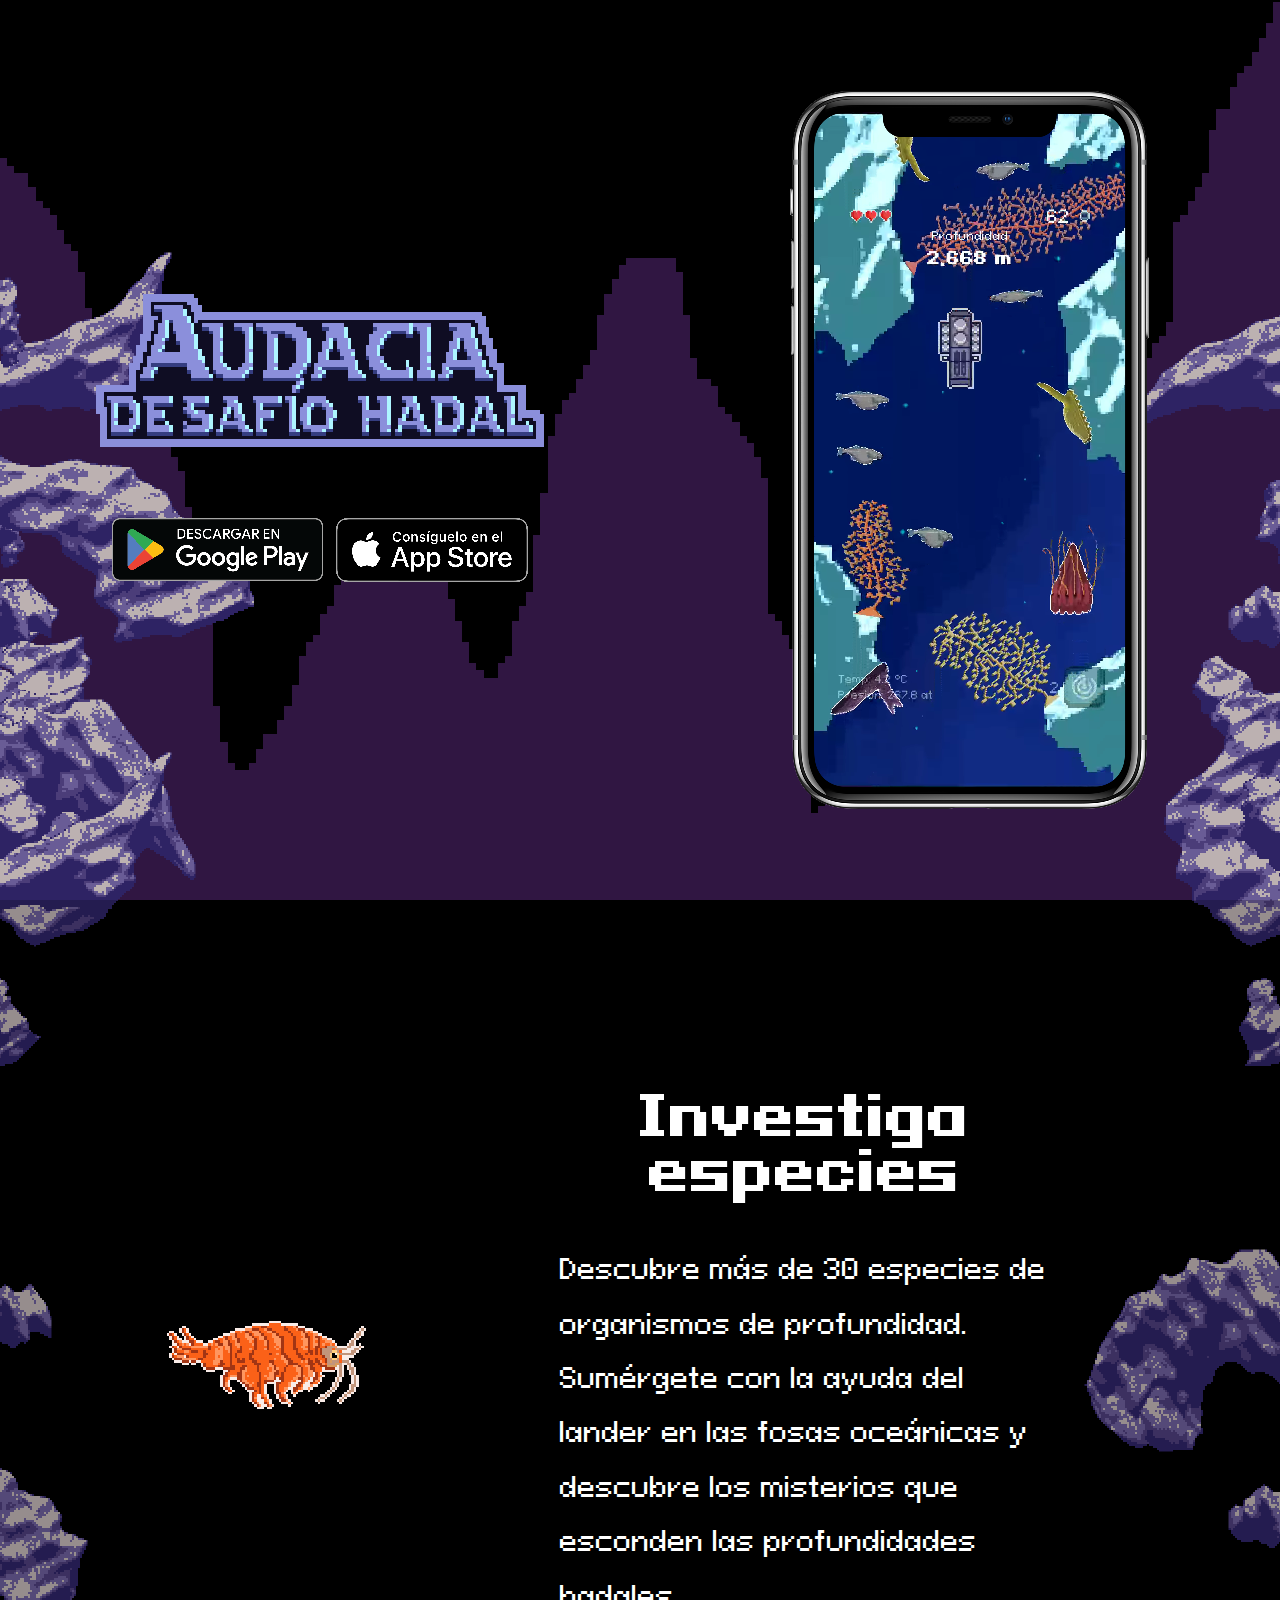
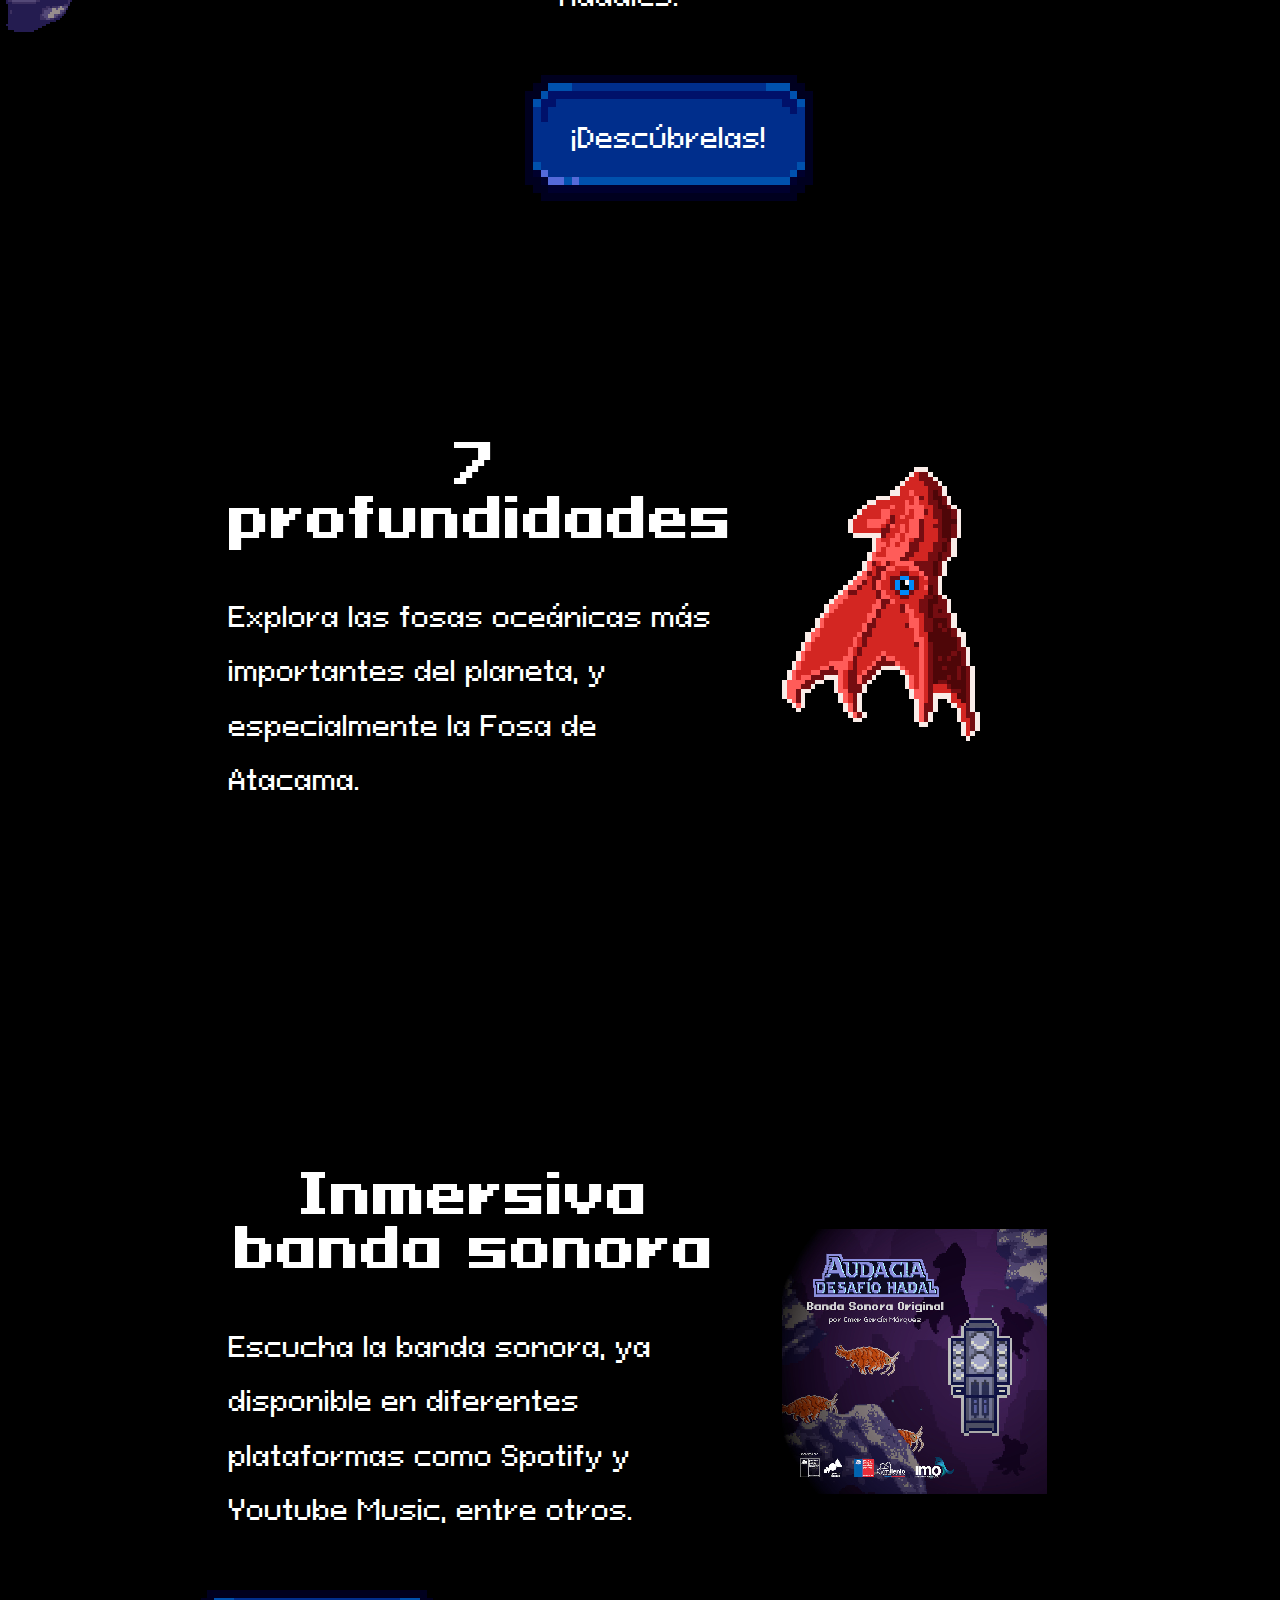
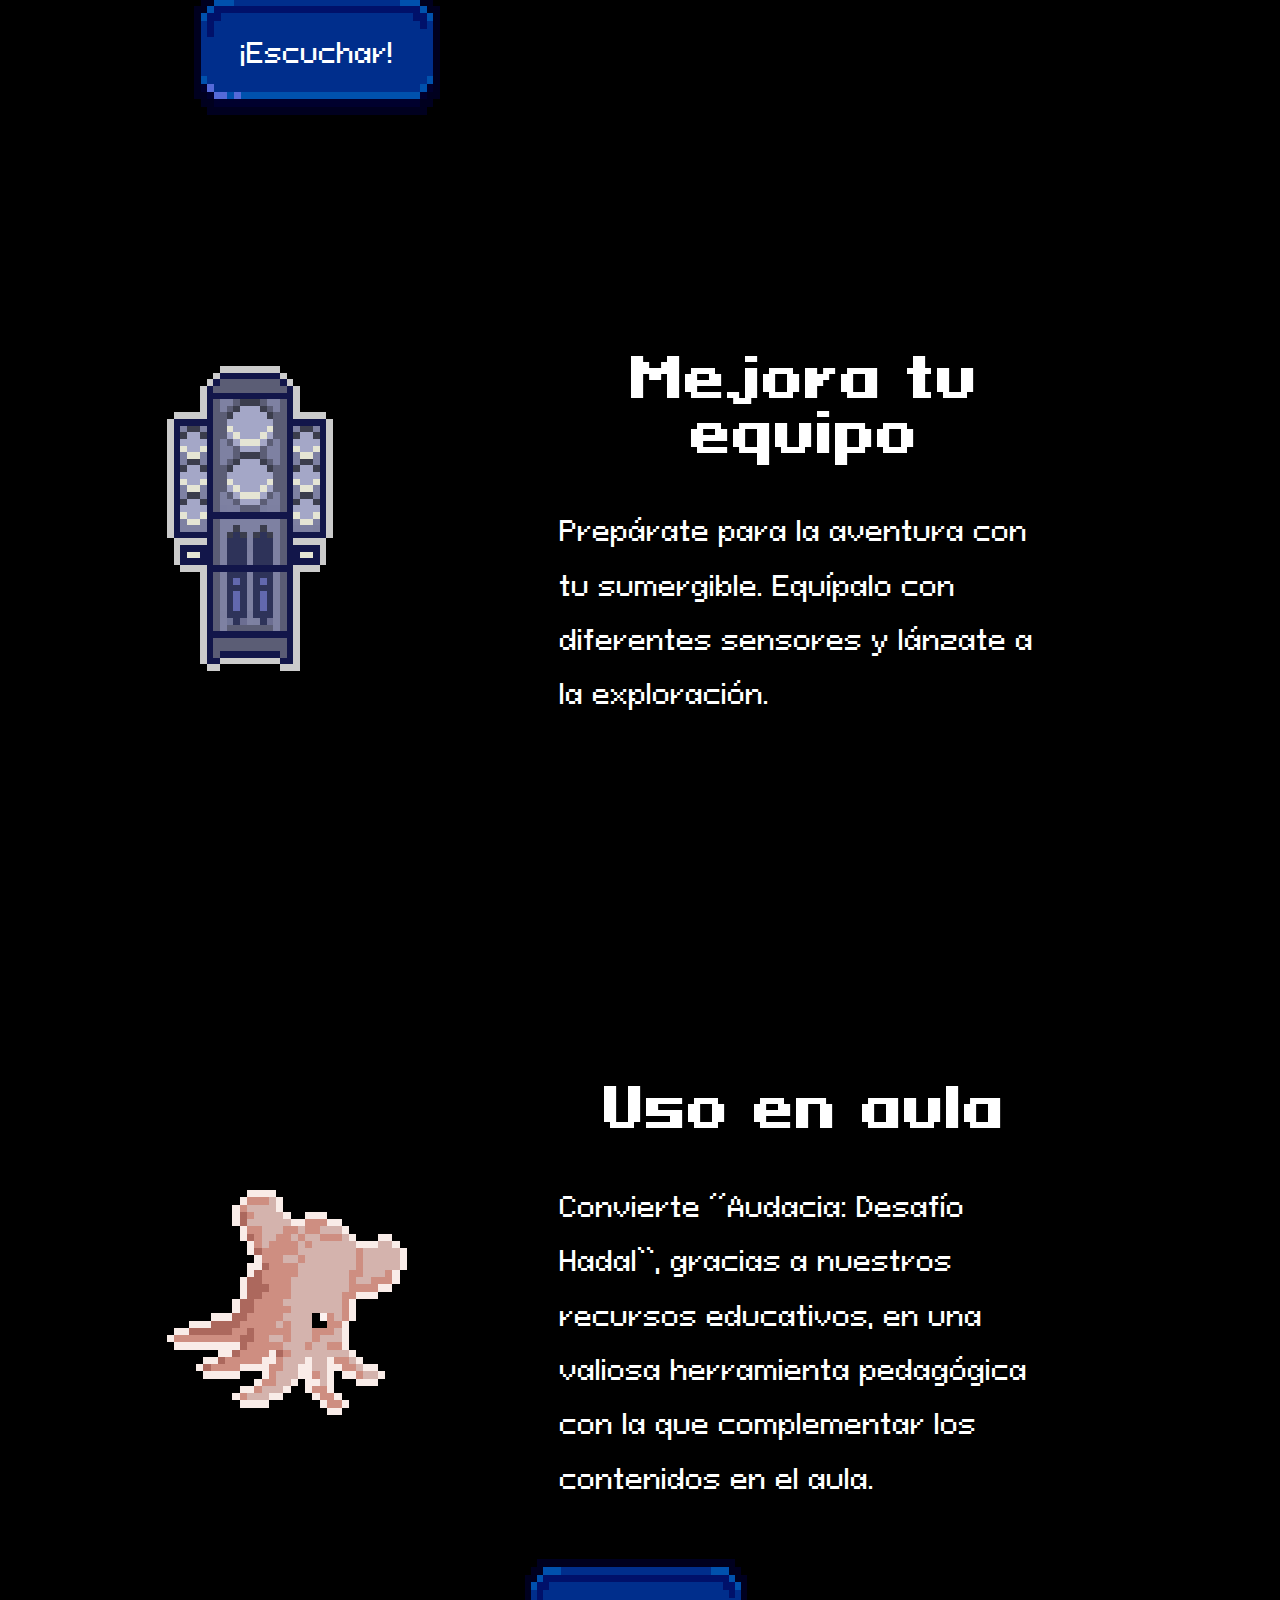
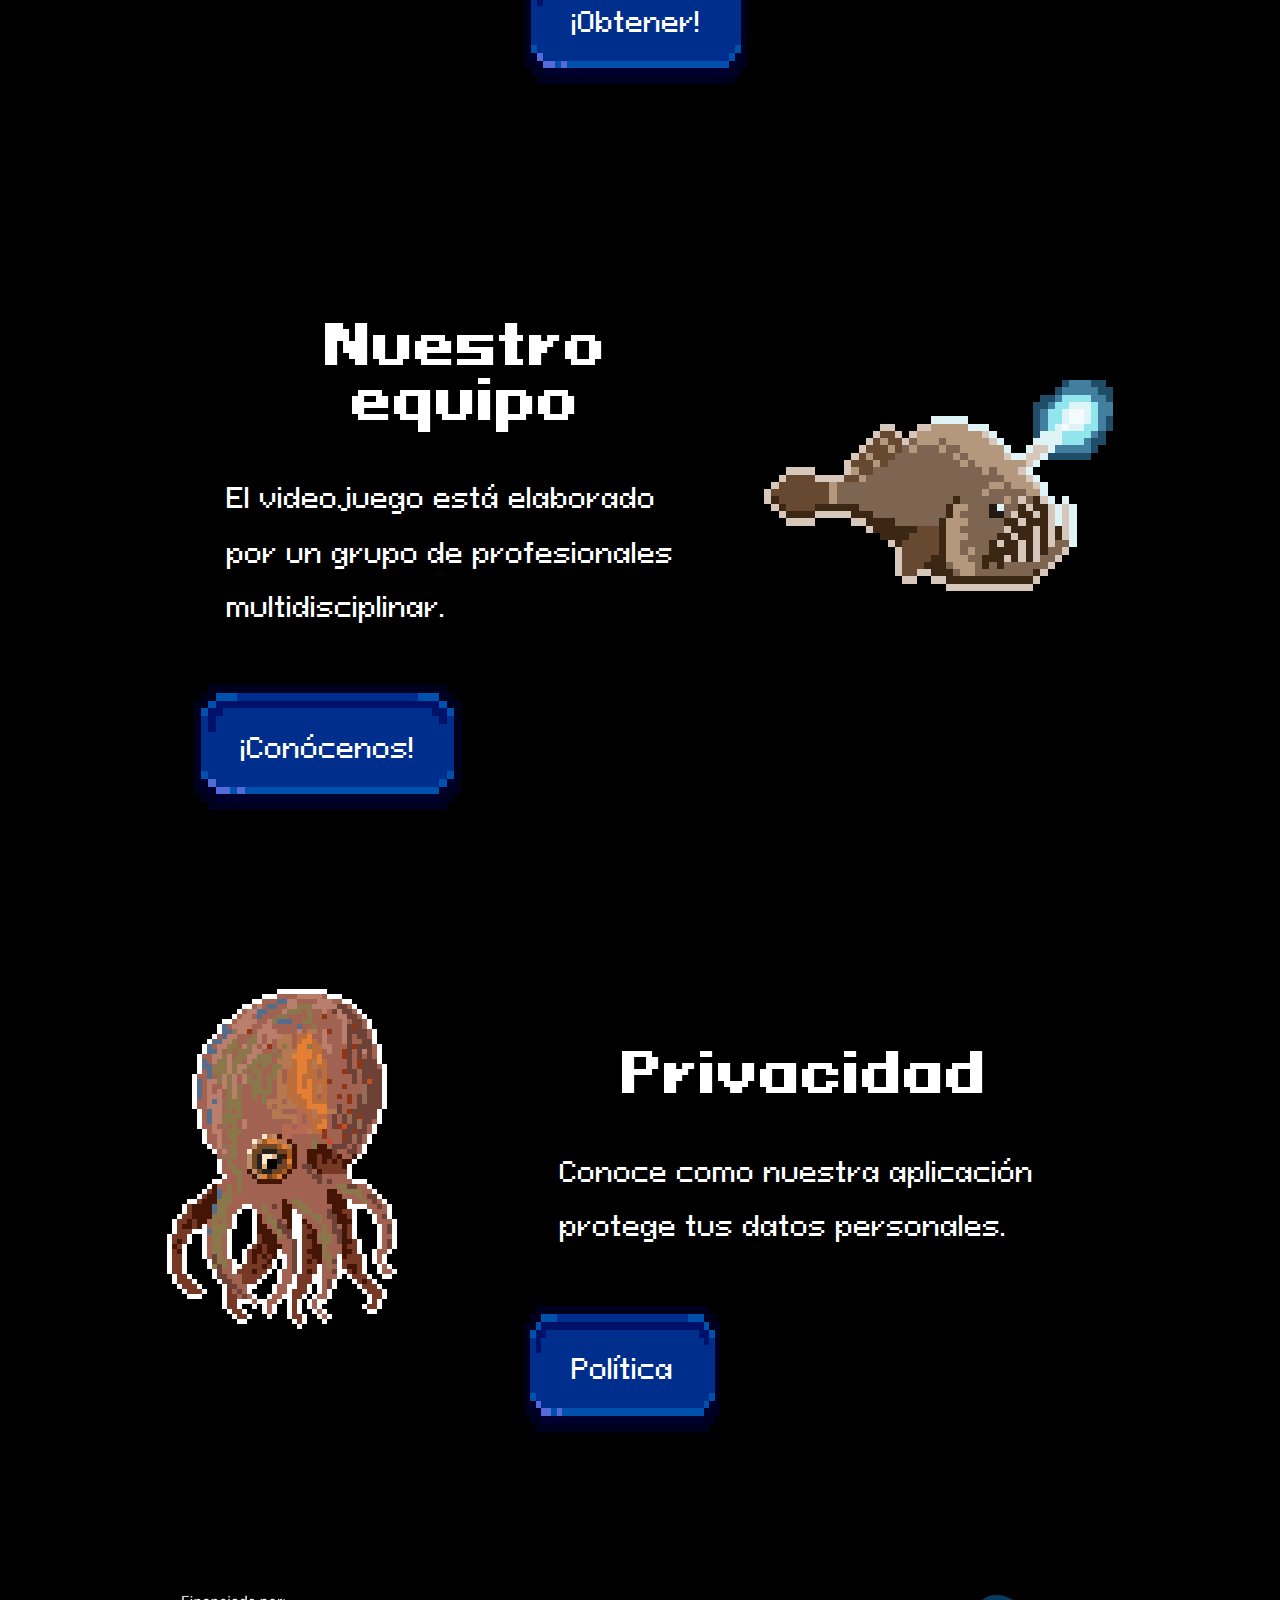
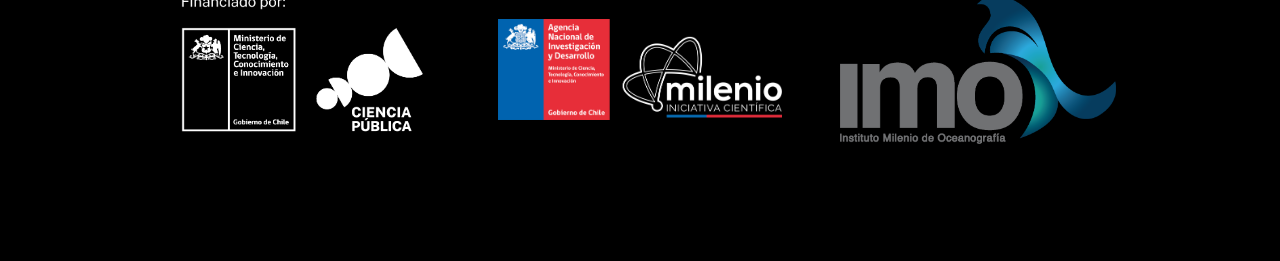
<file: index.html>
<!DOCTYPE html><html lang="es"><head><meta charSet="utf-8"/><meta name="viewport" content="width=device-width, initial-scale=1"/><link rel="preload" as="image" href="wall/wall_5.png"/><link rel="preload" as="image" href="wall/wall_2.png"/><link rel="preload" as="image" href="wall/wall_11.png"/><link rel="preload" as="image" href="wall/wall_12.png"/><link rel="preload" as="image" href="wall/wall_3.png"/><link rel="preload" as="image" href="wall/wall_4.png"/><link rel="preload" as="image" href="wall/wall_7.png"/><link rel="preload" as="image" href="wall/wall_1.png"/><link rel="preload" as="image" href="wall/wall_8.png"/><link rel="preload" as="image" href="wall/wall_9.png"/><link rel="stylesheet" href="/_next/static/css/8ecd9fe89879719b.css" data-precedence="next"/><link rel="stylesheet" href="/_next/static/css/9ba6d82622559dcf.css" data-precedence="next"/><link rel="preload" as="script" fetchPriority="low" href="/_next/static/chunks/webpack-92e5ecda40788ad3.js"/><script src="/_next/static/chunks/fd9d1056-3eee857bde8f3b06.js" async=""></script><script src="/_next/static/chunks/117-fbe71c0e095d0770.js" async=""></script><script src="/_next/static/chunks/main-app-b6346571961ade96.js" async=""></script><script src="/_next/static/chunks/972-25f2910cc6db301c.js" async=""></script><script src="/_next/static/chunks/app/page-f71e6dd3204c42ac.js" async=""></script><link rel="preload" as="image" href="/_next/static/media/title.a1ec8c7d.png"/><link rel="preload" as="image" href="google-play-badge.png"/><link rel="preload" as="image" href="app-store-badge.png"/><link rel="preload" as="image" href="cellphone.png"/><link rel="preload" as="image" href="sprites/anfi_atacama.png"/><link rel="preload" as="image" href="sprites/calamar_vampiro.png"/><link rel="preload" as="image" href="cover_art2.jpg"/><link rel="preload" as="image" href="sprites/sprite.png"/><link rel="preload" as="image" href="sprites/pez_dumbo_pequeño.png"/><link rel="preload" as="image" href="sprites/pez_rape.png"/><link rel="preload" as="image" href="species/sprite/japetella_diaphana.png"/><link rel="preload" as="image" href="logo_cp.png"/><link rel="preload" as="image" href="milenio.png"/><link rel="preload" as="image" href="imo1767x989.png"/><title>Audacia: Desafío Hadal</title><meta name="description" content="Vive la experiencia de viajar al inframundo con &quot;Audacia: Desafío Hadal&quot;.  Usa el lander para sumergirte en las 7 profundidades más extremas del planeta. Investiga más de 30 fascinantes habitantes de los abismos y descubre todos sus secretos. Explora las profundidades superando los más de 90 niveles y logra ser una eminencia científica de los mares."/><meta name="keywords" content="oceanografía,exploración,juego"/><meta property="og:title" content="Audacia: Desafío Hadal"/><meta property="og:description" content="Vive la experiencia de viajar al inframundo con &quot;Audacia: Desafío Hadal&quot;.  Usa el lander para sumergirte en las 7 profundidades más extremas del planeta. Investiga más de 30 fascinantes habitantes de los abismos y descubre todos sus secretos. Explora las profundidades superando los más de 90 niveles y logra ser una eminencia científica de los mares."/><meta property="og:image:type" content="image/png"/><meta property="og:image:width" content="2000"/><meta property="og:image:height" content="977"/><meta property="og:image" content="https://www.audaciagame.cl/opengraph-image.png?14da2c64ef12bd79"/><meta name="twitter:card" content="summary_large_image"/><meta name="twitter:title" content="Audacia: Desafío Hadal"/><meta name="twitter:description" content="Vive la experiencia de viajar al inframundo con &quot;Audacia: Desafío Hadal&quot;.  Usa el lander para sumergirte en las 7 profundidades más extremas del planeta. Investiga más de 30 fascinantes habitantes de los abismos y descubre todos sus secretos. Explora las profundidades superando los más de 90 niveles y logra ser una eminencia científica de los mares."/><meta name="twitter:image:type" content="image/png"/><meta name="twitter:image:width" content="2000"/><meta name="twitter:image:height" content="977"/><meta name="twitter:image" content="https://www.audaciagame.cl/opengraph-image.png?14da2c64ef12bd79"/><link rel="icon" href="/icon.png?0b5b387e39f15b77" type="image/png" sizes="512x512"/><script src="/_next/static/chunks/polyfills-42372ed130431b0a.js" noModule=""></script></head><body><div class="PageLayout_root__VjPfh PageLayout_background__YlN76" style="background-image:url(mount/mount_1.png)"><div><img src="wall/wall_5.png" style="position:absolute;transform:scale(200%);left:-10px;top:300px;image-rendering:pixelated"/></div><div><img src="wall/wall_2.png" style="position:absolute;transform:scale(200%);left:-10px;top:300px;image-rendering:pixelated"/></div><div><img src="wall/wall_2.png" style="position:absolute;transform:scale(200%);left:-10px;top:500px;image-rendering:pixelated"/></div><div><img src="wall/wall_11.png" style="position:absolute;transform:scale(200%);left:-10px;top:500px;image-rendering:pixelated"/></div><div><img src="wall/wall_12.png" style="position:absolute;transform:scale(200%);left:-10px;top:600px;image-rendering:pixelated"/></div><div><img src="wall/wall_3.png" style="position:absolute;transform:scale(200%);left:-10px;top:600px;image-rendering:pixelated"/></div><div><img src="wall/wall_4.png" style="position:absolute;transform:scale(200%);left:-10px;top:700px;image-rendering:pixelated"/></div><div><img src="wall/wall_7.png" style="position:absolute;transform:scale(200%);left:-10px;top:700px;image-rendering:pixelated"/></div><div><img src="wall/wall_4.png" style="position:absolute;transform:scale(200%);left:-10px;top:750px;image-rendering:pixelated"/></div><div><img src="wall/wall_1.png" style="position:absolute;transform:scale(200%);left:-10px;top:750px;image-rendering:pixelated"/></div><div><img src="wall/wall_8.png" style="position:absolute;transform:scale(200%);left:-10px;top:800px;image-rendering:pixelated"/></div><div><img src="wall/wall_5.png" style="position:absolute;transform:scale(200%);left:-10px;top:800px;image-rendering:pixelated"/></div><div><img src="wall/wall_9.png" style="position:absolute;transform:scale(200%);left:-10px;top:1000px;image-rendering:pixelated"/></div><div><img src="wall/wall_3.png" style="position:absolute;transform:scale(200%);left:-10px;top:1300px;image-rendering:pixelated"/></div><div><img src="wall/wall_7.png" style="position:absolute;transform:scale(200%);left:-10px;top:1500px;image-rendering:pixelated"/></div><div><img src="wall/wall_5.png" style="position:absolute;transform:scale(200%);right:-10px;top:300px;image-rendering:pixelated"/></div><div><img src="wall/wall_2.png" style="position:absolute;transform:scale(200%);right:-10px;top:500px;image-rendering:pixelated"/></div><div><img src="wall/wall_3.png" style="position:absolute;transform:scale(200%);right:-10px;top:600px;image-rendering:pixelated"/></div><div><img src="wall/wall_7.png" style="position:absolute;transform:scale(200%);right:-10px;top:700px;image-rendering:pixelated"/></div><div><img src="wall/wall_4.png" style="position:absolute;transform:scale(200%);right:-10px;top:750px;image-rendering:pixelated"/></div><div><img src="wall/wall_8.png" style="position:absolute;transform:scale(200%);right:-10px;top:800px;image-rendering:pixelated"/></div><div><img src="wall/wall_9.png" style="position:absolute;transform:scale(200%);right:-10px;top:1000px;image-rendering:pixelated"/></div><div><img src="wall/wall_1.png" style="position:absolute;transform:scale(200%);right:-10px;top:1300px;image-rendering:pixelated"/></div><div><img src="wall/wall_3.png" style="position:absolute;transform:scale(200%);right:-10px;top:1500px;image-rendering:pixelated"/></div><div style="position:relative"><div class="title-grid"><div style="grid-area:title;display:flex;flex-direction:column;align-items:center;justify-content:center"><div class="title" style="display:flex;flex-direction:row;align-items:center;justify-content:center;margin-bottom:10%"><img src="/_next/static/media/title.a1ec8c7d.png" width="70%" style="image-rendering:pixelated" alt="logo"/></div><div style="display:flex;flex-wrap:nowrap;flex-direction:row;align-items:center;justify-content:center;width:100%"><a style="margin:1%;width:33%" href="https://play.google.com/store/apps/details?id=com.Imo.Audacia" rel="noreferrer" target="_blank">                <img src="google-play-badge.png" width="100%" alt="Vínculo a Google play"/></a><a style="margin:1%;width:30%" href="https://apps.apple.com/us/app/audacia-desaf%C3%ADo-hadal/id6443837238" rel="noreferrer" target="_blank">                               <img src="app-store-badge.png" width="100%" alt="Vínculo a la App store"/></a></div></div><div class="cellphone" style="grid-area:cellphone;height:100vh;display:flex;flex-direction:row;align-items:center;justify-content:center"><div style="position:relative;width:40vh;height:80vh"><video muted="" autoPlay="" loop="" width="95%" height="95%" style="position:absolute;padding-top:5%;padding-bottom:5%;padding-left:2.5%;padding-right:2.5%;left:0" playsInline=""><source src="intro.webm" type="video/webm"/></video><img height="100%" src="cellphone.png" style="position:absolute;left:0"/></div></div></div><section class="Section_section__I3UPn " style="background-color:rgba(0,0,0, 0.19999999999999996)"><div><div class="paddingBox respSection respSectionLeft"><div><img width="60%" class="animal" src="sprites/anfi_atacama.png" alt=""/></div><div><div style="padding:10%"><h2>Investiga especies</h2><p>Descubre más de 30 especies de organismos de profundidad. Sumérgete con la ayuda del lander en las fosas oceánicas y descubre los misterios que esconden las profundidades hadales.</p></div><a class="link-button" href="/species">¡Descúbrelas!</a></div></div></div></section><section class="Section_section__I3UPn " style="background-color:rgba(0,0,0, 0.3599999999999999)"><div><div class="paddingBox respSection respSectionRight"><div><img width="60%" class="animal" src="sprites/calamar_vampiro.png" alt=""/></div><div><div style="padding:10%"><h2>7 profundidades</h2><p>Explora las fosas oceánicas más importantes del planeta, y especialmente la Fosa de Atacama.</p></div></div></div></div></section><section class="Section_section__I3UPn " style="background-color:rgba(0,0,0, 0.4879999999999999)"><div><div class="paddingBox respSection respSectionRight"><div><img width="80%" class="cd" src="cover_art2.jpg" alt="Cubierta de banda sonora"/></div><div><div style="padding:10%"><h2>Inmersiva banda sonora</h2><p>Escucha la banda sonora, ya disponible en diferentes plataformas como Spotify y Youtube Music, entre otros.</p></div><a class="link-button" rel="noreferrer" href="https://open.spotify.com/album/4siY9ElzyytMMur9DW7N5R?si=h4cqtX7wSWCHPhPzSNAWnw" target="_blank">¡Escuchar!</a></div></div></div></section><section class="Section_section__I3UPn " style="background-color:rgba(0,0,0, 0.5903999999999999)"><div><div class="paddingBox respSection respSectionLeft"><div><img width="50%" class="lander" src="sprites/sprite.png" alt=""/></div><div><div style="padding:10%"><h2>Mejora tu equipo</h2><p>Prepárate para la aventura con tu sumergible. Equípalo con diferentes sensores y lánzate a la exploración.</p></div></div></div></div></section><section class="Section_section__I3UPn " style="background-color:rgba(0,0,0, 0.6723199999999999)"><div><div class="paddingBox respSection respSectionLeft"><div><img class="animal" src="sprites/pez_dumbo_pequeño.png" alt=""/></div><div><div style="padding:10%"><h2>Uso en aula</h2><p>Convierte “Audacia: Desafío Hadal”, gracias a nuestros recursos educativos, en una valiosa herramienta pedagógica con la que complementar los contenidos en el aula.</p></div><a class="link-button" href="/resources">¡Obtener!</a></div></div></div></section><section class="Section_section__I3UPn " style="background-color:rgba(0,0,0, 0.7378559999999998)"><div><div class="paddingBox respSection respSectionRight"><div><img class="animal" src="sprites/pez_rape.png" alt=""/></div><div><div style="padding:10%"><h2>Nuestro equipo</h2><p>El videojuego está elaborado por un grupo de profesionales multidisciplinar.</p></div><a class="link-button" href="/credits">¡Conócenos!</a></div></div></div></section><section class="Section_section__I3UPn " style="background-color:rgba(0,0,0, 0.7902847999999999)"><div><div class="paddingBox respSection respSectionLeft"><div><img class="animal" src="species/sprite/japetella_diaphana.png" alt=""/></div><div><div style="padding:10%"><h2>Privacidad</h2><p>Conoce como nuestra aplicación protege tus datos personales.</p></div><a class="link-button" href="/privacy">Política</a></div></div></div></section><footer class="Footer_root__o94se"><section class="Section_section__I3UPn "><div><div><div class="super_container_1" style="image-rendering:initial"><div class="container"><div class="Footer_logos__T83Et"><img src="logo_cp.png" alt="Logo de Ciencia Pública"/><img src="milenio.png" alt="Logo de la iniciativa Milenio"/><img src="imo1767x989.png" alt="Logo del Instituto Milenio de Ocenaografía"/></div></div></div></div></div></section></footer></div></div><script src="/_next/static/chunks/webpack-92e5ecda40788ad3.js" async=""></script><script>(self.__next_f=self.__next_f||[]).push([0]);self.__next_f.push([2,null])</script><script>self.__next_f.push([1,"1:HL[\"/_next/static/css/8ecd9fe89879719b.css\",\"style\"]\n2:HL[\"/_next/static/css/9ba6d82622559dcf.css\",\"style\"]\n"])</script><script>self.__next_f.push([1,"3:I[2846,[],\"\"]\n5:I[9107,[],\"ClientPageRoot\"]\n6:I[4897,[\"972\",\"static/chunks/972-25f2910cc6db301c.js\",\"931\",\"static/chunks/app/page-f71e6dd3204c42ac.js\"],\"default\",1]\n7:I[4707,[],\"\"]\n8:I[6423,[],\"\"]\na:I[1060,[],\"\"]\nb:[]\n"])</script><script>self.__next_f.push([1,"0:[\"$\",\"$L3\",null,{\"buildId\":\"Y1bo8omwz3EafzbpzBENS\",\"assetPrefix\":\"\",\"urlParts\":[\"\",\"\"],\"initialTree\":[\"\",{\"children\":[\"__PAGE__\",{}]},\"$undefined\",\"$undefined\",true],\"initialSeedData\":[\"\",{\"children\":[\"__PAGE__\",{},[[\"$L4\",[\"$\",\"$L5\",null,{\"props\":{\"params\":{},\"searchParams\":{}},\"Component\":\"$6\"}],null],null],null]},[[[[\"$\",\"link\",\"0\",{\"rel\":\"stylesheet\",\"href\":\"/_next/static/css/8ecd9fe89879719b.css\",\"precedence\":\"next\",\"crossOrigin\":\"$undefined\"}],[\"$\",\"link\",\"1\",{\"rel\":\"stylesheet\",\"href\":\"/_next/static/css/9ba6d82622559dcf.css\",\"precedence\":\"next\",\"crossOrigin\":\"$undefined\"}]],[\"$\",\"html\",null,{\"lang\":\"es\",\"children\":[\"$\",\"body\",null,{\"children\":[\"$\",\"div\",null,{\"className\":\"PageLayout_root__VjPfh PageLayout_background__YlN76\",\"style\":{\"backgroundImage\":\"url(mount/mount_1.png)\"},\"children\":[[\"$\",\"div\",null,{\"children\":[\"$\",\"img\",null,{\"src\":\"wall/wall_5.png\",\"style\":{\"position\":\"absolute\",\"transform\":\"scale(200%)\",\"left\":-10,\"top\":300,\"imageRendering\":\"pixelated\"}}]}],[\"$\",\"div\",null,{\"children\":[\"$\",\"img\",null,{\"src\":\"wall/wall_2.png\",\"style\":{\"position\":\"absolute\",\"transform\":\"scale(200%)\",\"left\":-10,\"top\":300,\"imageRendering\":\"pixelated\"}}]}],[\"$\",\"div\",null,{\"children\":[\"$\",\"img\",null,{\"src\":\"wall/wall_2.png\",\"style\":{\"position\":\"absolute\",\"transform\":\"scale(200%)\",\"left\":-10,\"top\":500,\"imageRendering\":\"pixelated\"}}]}],[\"$\",\"div\",null,{\"children\":[\"$\",\"img\",null,{\"src\":\"wall/wall_11.png\",\"style\":{\"position\":\"absolute\",\"transform\":\"scale(200%)\",\"left\":-10,\"top\":500,\"imageRendering\":\"pixelated\"}}]}],[\"$\",\"div\",null,{\"children\":[\"$\",\"img\",null,{\"src\":\"wall/wall_12.png\",\"style\":{\"position\":\"absolute\",\"transform\":\"scale(200%)\",\"left\":-10,\"top\":600,\"imageRendering\":\"pixelated\"}}]}],[\"$\",\"div\",null,{\"children\":[\"$\",\"img\",null,{\"src\":\"wall/wall_3.png\",\"style\":{\"position\":\"absolute\",\"transform\":\"scale(200%)\",\"left\":-10,\"top\":600,\"imageRendering\":\"pixelated\"}}]}],[\"$\",\"div\",null,{\"children\":[\"$\",\"img\",null,{\"src\":\"wall/wall_4.png\",\"style\":{\"position\":\"absolute\",\"transform\":\"scale(200%)\",\"left\":-10,\"top\":700,\"imageRendering\":\"pixelated\"}}]}],[\"$\",\"div\",null,{\"children\":[\"$\",\"img\",null,{\"src\":\"wall/wall_7.png\",\"style\":{\"position\":\"absolute\",\"transform\":\"scale(200%)\",\"left\":-10,\"top\":700,\"imageRendering\":\"pixelated\"}}]}],[\"$\",\"div\",null,{\"children\":[\"$\",\"img\",null,{\"src\":\"wall/wall_4.png\",\"style\":{\"position\":\"absolute\",\"transform\":\"scale(200%)\",\"left\":-10,\"top\":750,\"imageRendering\":\"pixelated\"}}]}],[\"$\",\"div\",null,{\"children\":[\"$\",\"img\",null,{\"src\":\"wall/wall_1.png\",\"style\":{\"position\":\"absolute\",\"transform\":\"scale(200%)\",\"left\":-10,\"top\":750,\"imageRendering\":\"pixelated\"}}]}],[\"$\",\"div\",null,{\"children\":[\"$\",\"img\",null,{\"src\":\"wall/wall_8.png\",\"style\":{\"position\":\"absolute\",\"transform\":\"scale(200%)\",\"left\":-10,\"top\":800,\"imageRendering\":\"pixelated\"}}]}],[\"$\",\"div\",null,{\"children\":[\"$\",\"img\",null,{\"src\":\"wall/wall_5.png\",\"style\":{\"position\":\"absolute\",\"transform\":\"scale(200%)\",\"left\":-10,\"top\":800,\"imageRendering\":\"pixelated\"}}]}],[\"$\",\"div\",null,{\"children\":[\"$\",\"img\",null,{\"src\":\"wall/wall_9.png\",\"style\":{\"position\":\"absolute\",\"transform\":\"scale(200%)\",\"left\":-10,\"top\":1000,\"imageRendering\":\"pixelated\"}}]}],[\"$\",\"div\",null,{\"children\":[\"$\",\"img\",null,{\"src\":\"wall/wall_3.png\",\"style\":{\"position\":\"absolute\",\"transform\":\"scale(200%)\",\"left\":-10,\"top\":1300,\"imageRendering\":\"pixelated\"}}]}],[\"$\",\"div\",null,{\"children\":[\"$\",\"img\",null,{\"src\":\"wall/wall_7.png\",\"style\":{\"position\":\"absolute\",\"transform\":\"scale(200%)\",\"left\":-10,\"top\":1500,\"imageRendering\":\"pixelated\"}}]}],[\"$\",\"div\",null,{\"children\":[\"$\",\"img\",null,{\"src\":\"wall/wall_5.png\",\"style\":{\"position\":\"absolute\",\"transform\":\"scale(200%)\",\"right\":-10,\"top\":300,\"imageRendering\":\"pixelated\"}}]}],[\"$\",\"div\",null,{\"children\":[\"$\",\"img\",null,{\"src\":\"wall/wall_2.png\",\"style\":{\"position\":\"absolute\",\"transform\":\"scale(200%)\",\"right\":-10,\"top\":500,\"imageRendering\":\"pixelated\"}}]}],[\"$\",\"div\",null,{\"children\":[\"$\",\"img\",null,{\"src\":\"wall/wall_3.png\",\"style\":{\"position\":\"absolute\",\"transform\":\"scale(200%)\",\"right\":-10,\"top\":600,\"imageRendering\":\"pixelated\"}}]}],[\"$\",\"div\",null,{\"children\":[\"$\",\"img\",null,{\"src\":\"wall/wall_7.png\",\"style\":{\"position\":\"absolute\",\"transform\":\"scale(200%)\",\"right\":-10,\"top\":700,\"imageRendering\":\"pixelated\"}}]}],[\"$\",\"div\",null,{\"children\":[\"$\",\"img\",null,{\"src\":\"wall/wall_4.png\",\"style\":{\"position\":\"absolute\",\"transform\":\"scale(200%)\",\"right\":-10,\"top\":750,\"imageRendering\":\"pixelated\"}}]}],[\"$\",\"div\",null,{\"children\":[\"$\",\"img\",null,{\"src\":\"wall/wall_8.png\",\"style\":{\"position\":\"absolute\",\"transform\":\"scale(200%)\",\"right\":-10,\"top\":800,\"imageRendering\":\"pixelated\"}}]}],[\"$\",\"div\",null,{\"children\":[\"$\",\"img\",null,{\"src\":\"wall/wall_9.png\",\"style\":{\"position\":\"absolute\",\"transform\":\"scale(200%)\",\"right\":-10,\"top\":1000,\"imageRendering\":\"pixelated\"}}]}],[\"$\",\"div\",null,{\"children\":[\"$\",\"img\",null,{\"src\":\"wall/wall_1.png\",\"style\":{\"position\":\"absolute\",\"transform\":\"scale(200%)\",\"right\":-10,\"top\":1300,\"imageRendering\":\"pixelated\"}}]}],[\"$\",\"div\",null,{\"children\":[\"$\",\"img\",null,{\"src\":\"wall/wall_3.png\",\"style\":{\"position\":\"absolute\",\"transform\":\"scale(200%)\",\"right\":-10,\"top\":1500,\"imageRendering\":\"pixelated\"}}]}],[\"$\",\"div\",null,{\"style\":{\"position\":\"relative\"},\"children\":[[\"$\",\"$L7\",null,{\"parallelRouterKey\":\"children\",\"segmentPath\":[\"children\"],\"error\":\"$undefined\",\"errorStyles\":\"$undefined\",\"errorScripts\":\"$undefined\",\"template\":[\"$\",\"$L8\",null,{}],\"templateStyles\":\"$undefined\",\"templateScripts\":\"$undefined\",\"notFound\":[[\"$\",\"title\",null,{\"children\":\"404: This page could not be found.\"}],[\"$\",\"div\",null,{\"style\":{\"fontFamily\":\"system-ui,\\\"Segoe UI\\\",Roboto,Helvetica,Arial,sans-serif,\\\"Apple Color Emoji\\\",\\\"Segoe UI Emoji\\\"\",\"height\":\"100vh\",\"textAlign\":\"center\",\"display\":\"flex\",\"flexDirection\":\"column\",\"alignItems\":\"center\",\"justifyContent\":\"center\"},\"children\":[\"$\",\"div\",null,{\"children\":[[\"$\",\"style\",null,{\"dangerouslySetInnerHTML\":{\"__html\":\"body{color:#000;background:#fff;margin:0}.next-error-h1{border-right:1px solid rgba(0,0,0,.3)}@media (prefers-color-scheme:dark){body{color:#fff;background:#000}.next-error-h1{border-right:1px solid rgba(255,255,255,.3)}}\"}}],[\"$\",\"h1\",null,{\"className\":\"next-error-h1\",\"style\":{\"display\":\"inline-block\",\"margin\":\"0 20px 0 0\",\"padding\":\"0 23px 0 0\",\"fontSize\":24,\"fontWeight\":500,\"verticalAlign\":\"top\",\"lineHeight\":\"49px\"},\"children\":\"404\"}],[\"$\",\"div\",null,{\"style\":{\"display\":\"inline-block\"},\"children\":[\"$\",\"h2\",null,{\"style\":{\"fontSize\":14,\"fontWeight\":400,\"lineHeight\":\"49px\",\"margin\":0},\"children\":\"This page could not be found.\"}]}]]}]}]],\"notFoundStyles\":[]}],[\"$\",\"footer\",null,{\"className\":\"Footer_root__o94se\",\"children\":[\"$\",\"section\",null,{\"className\":\"Section_section__I3UPn \",\"style\":{},\"children\":[\"$\",\"div\",null,{\"children\":[\"$\",\"div\",null,{\"className\":\"$undefined\",\"children\":[\"$\",\"div\",null,{\"className\":\"super_container_1\",\"style\":{\"imageRendering\":\"initial\"},\"children\":[\"$\",\"div\",null,{\"className\":\"container\",\"children\":[\"$\",\"div\",null,{\"className\":\"Footer_logos__T83Et\",\"children\":[[\"$\",\"img\",null,{\"src\":\"logo_cp.png\",\"alt\":\"Logo de Ciencia Pública\"}],[\"$\",\"img\",null,{\"src\":\"milenio.png\",\"alt\":\"Logo de la iniciativa Milenio\"}],[\"$\",\"img\",null,{\"src\":\"imo1767x989.png\",\"alt\":\"Logo del Instituto Milenio de Ocenaografía\"}]]}]}]}]}]}]}]}]]}]]}]}]}]],null],null],\"couldBeIntercepted\":false,\"initialHead\":[null,\"$L9\"],\"globalErrorComponent\":\"$a\",\"missingSlots\":\"$Wb\"}]\n"])</script><script>self.__next_f.push([1,"9:[[\"$\",\"meta\",\"0\",{\"name\":\"viewport\",\"content\":\"width=device-width, initial-scale=1\"}],[\"$\",\"meta\",\"1\",{\"charSet\":\"utf-8\"}],[\"$\",\"title\",\"2\",{\"children\":\"Audacia: Desafío Hadal\"}],[\"$\",\"meta\",\"3\",{\"name\":\"description\",\"content\":\"Vive la experiencia de viajar al inframundo con \\\"Audacia: Desafío Hadal\\\".  Usa el lander para sumergirte en las 7 profundidades más extremas del planeta. Investiga más de 30 fascinantes habitantes de los abismos y descubre todos sus secretos. Explora las profundidades superando los más de 90 niveles y logra ser una eminencia científica de los mares.\"}],[\"$\",\"meta\",\"4\",{\"name\":\"keywords\",\"content\":\"oceanografía,exploración,juego\"}],[\"$\",\"meta\",\"5\",{\"property\":\"og:title\",\"content\":\"Audacia: Desafío Hadal\"}],[\"$\",\"meta\",\"6\",{\"property\":\"og:description\",\"content\":\"Vive la experiencia de viajar al inframundo con \\\"Audacia: Desafío Hadal\\\".  Usa el lander para sumergirte en las 7 profundidades más extremas del planeta. Investiga más de 30 fascinantes habitantes de los abismos y descubre todos sus secretos. Explora las profundidades superando los más de 90 niveles y logra ser una eminencia científica de los mares.\"}],[\"$\",\"meta\",\"7\",{\"property\":\"og:image:type\",\"content\":\"image/png\"}],[\"$\",\"meta\",\"8\",{\"property\":\"og:image:width\",\"content\":\"2000\"}],[\"$\",\"meta\",\"9\",{\"property\":\"og:image:height\",\"content\":\"977\"}],[\"$\",\"meta\",\"10\",{\"property\":\"og:image\",\"content\":\"https://www.audaciagame.cl/opengraph-image.png?14da2c64ef12bd79\"}],[\"$\",\"meta\",\"11\",{\"name\":\"twitter:card\",\"content\":\"summary_large_image\"}],[\"$\",\"meta\",\"12\",{\"name\":\"twitter:title\",\"content\":\"Audacia: Desafío Hadal\"}],[\"$\",\"meta\",\"13\",{\"name\":\"twitter:description\",\"content\":\"Vive la experiencia de viajar al inframundo con \\\"Audacia: Desafío Hadal\\\".  Usa el lander para sumergirte en las 7 profundidades más extremas del planeta. Investiga más de 30 fascinantes habitantes de los abismos y descubre todos sus secretos. Explora las profundidades superando los más de 90 niveles y logra ser una eminencia científica de los mares.\"}],[\"$\",\"meta\",\"14\",{\"name\":\"twitter:image:type\",\"content\":\"image/png\"}],[\"$\",\"meta\",\"15\",{\"name\":\"twitter:image:width\",\"content\":\"2000\"}],[\"$\",\"meta\",\"16\",{\"name\":\"twitter:image:height\",\"content\":\"977\"}],[\"$\",\"meta\",\"17\",{\"name\":\"twitter:image\",\"content\":\"https://www.audaciagame.cl/opengraph-image.png?14da2c64ef12bd79\"}],[\"$\",\"link\",\"18\",{\"rel\":\"icon\",\"href\":\"/icon.png?0b5b387e39f15b77\",\"type\":\"image/png\",\"sizes\":\"512x512\"}]]\n"])</script><script>self.__next_f.push([1,"4:null\n"])</script></body></html>
</file>
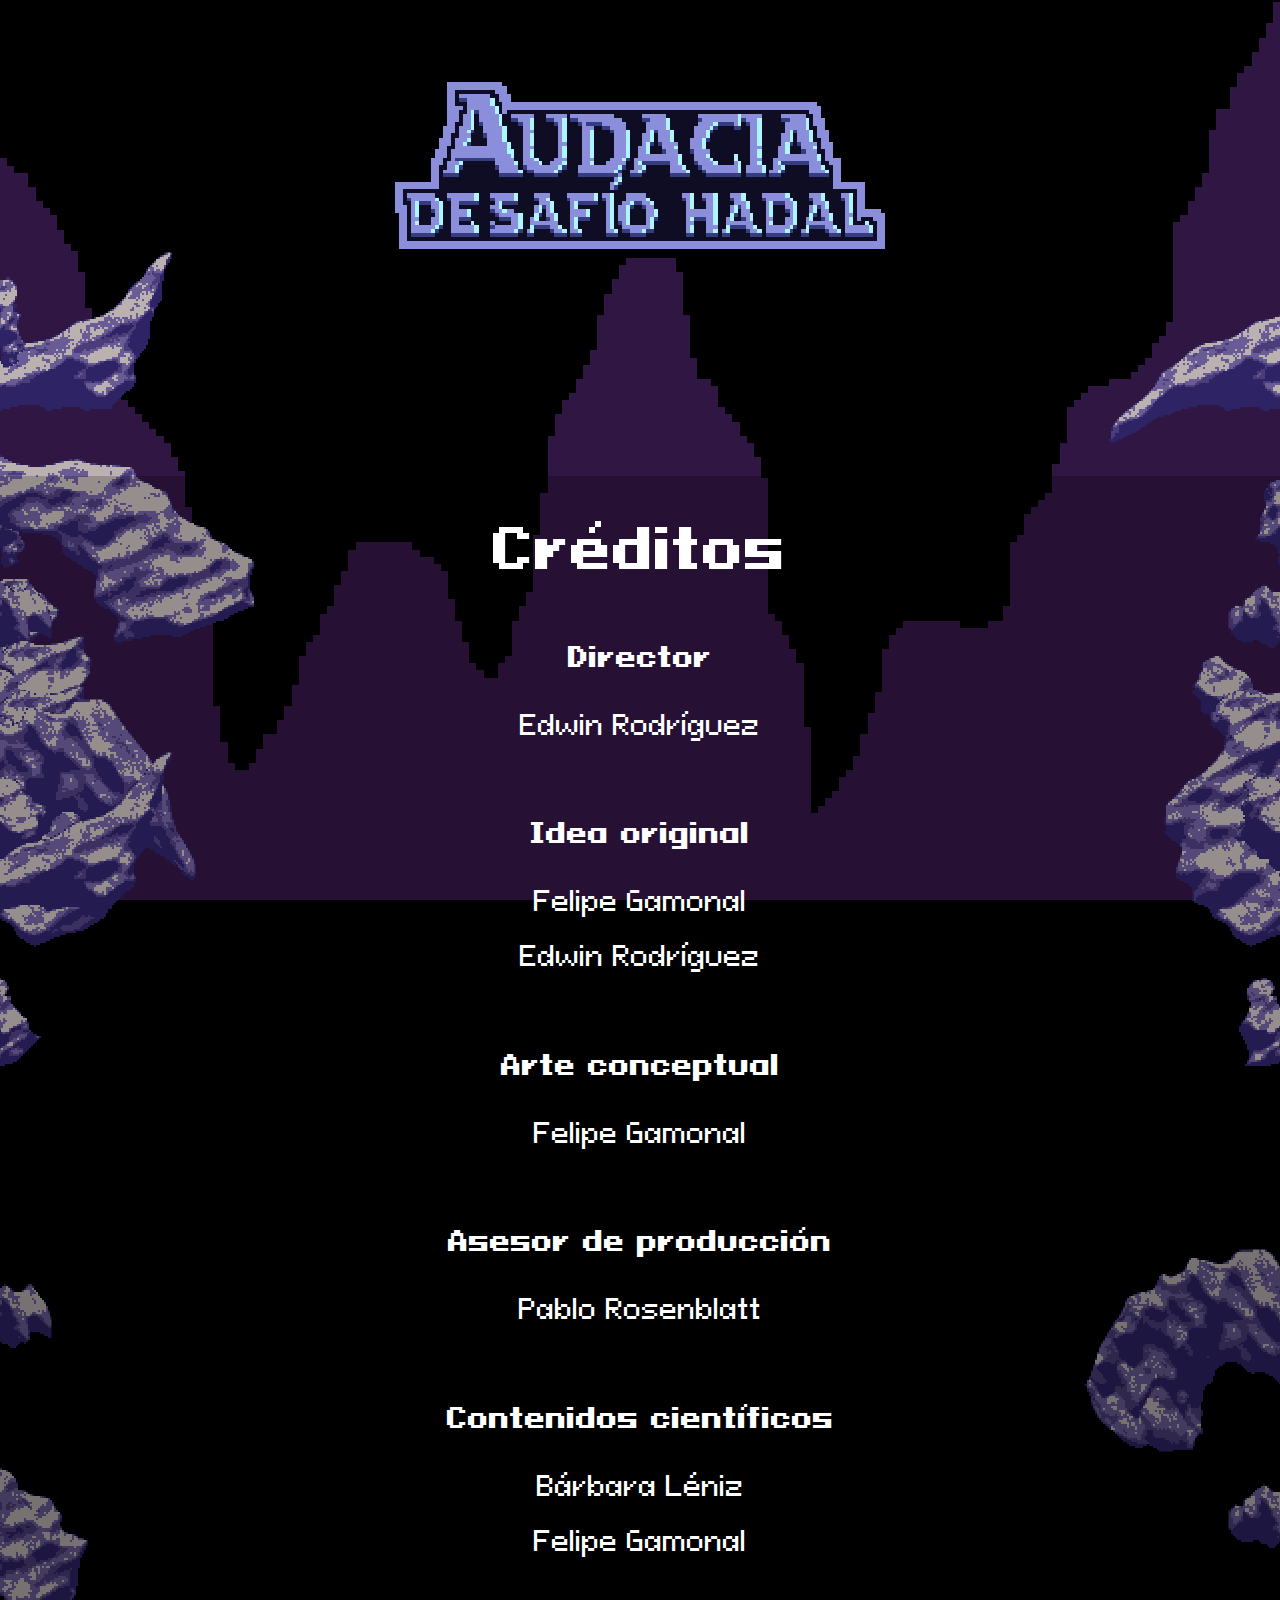
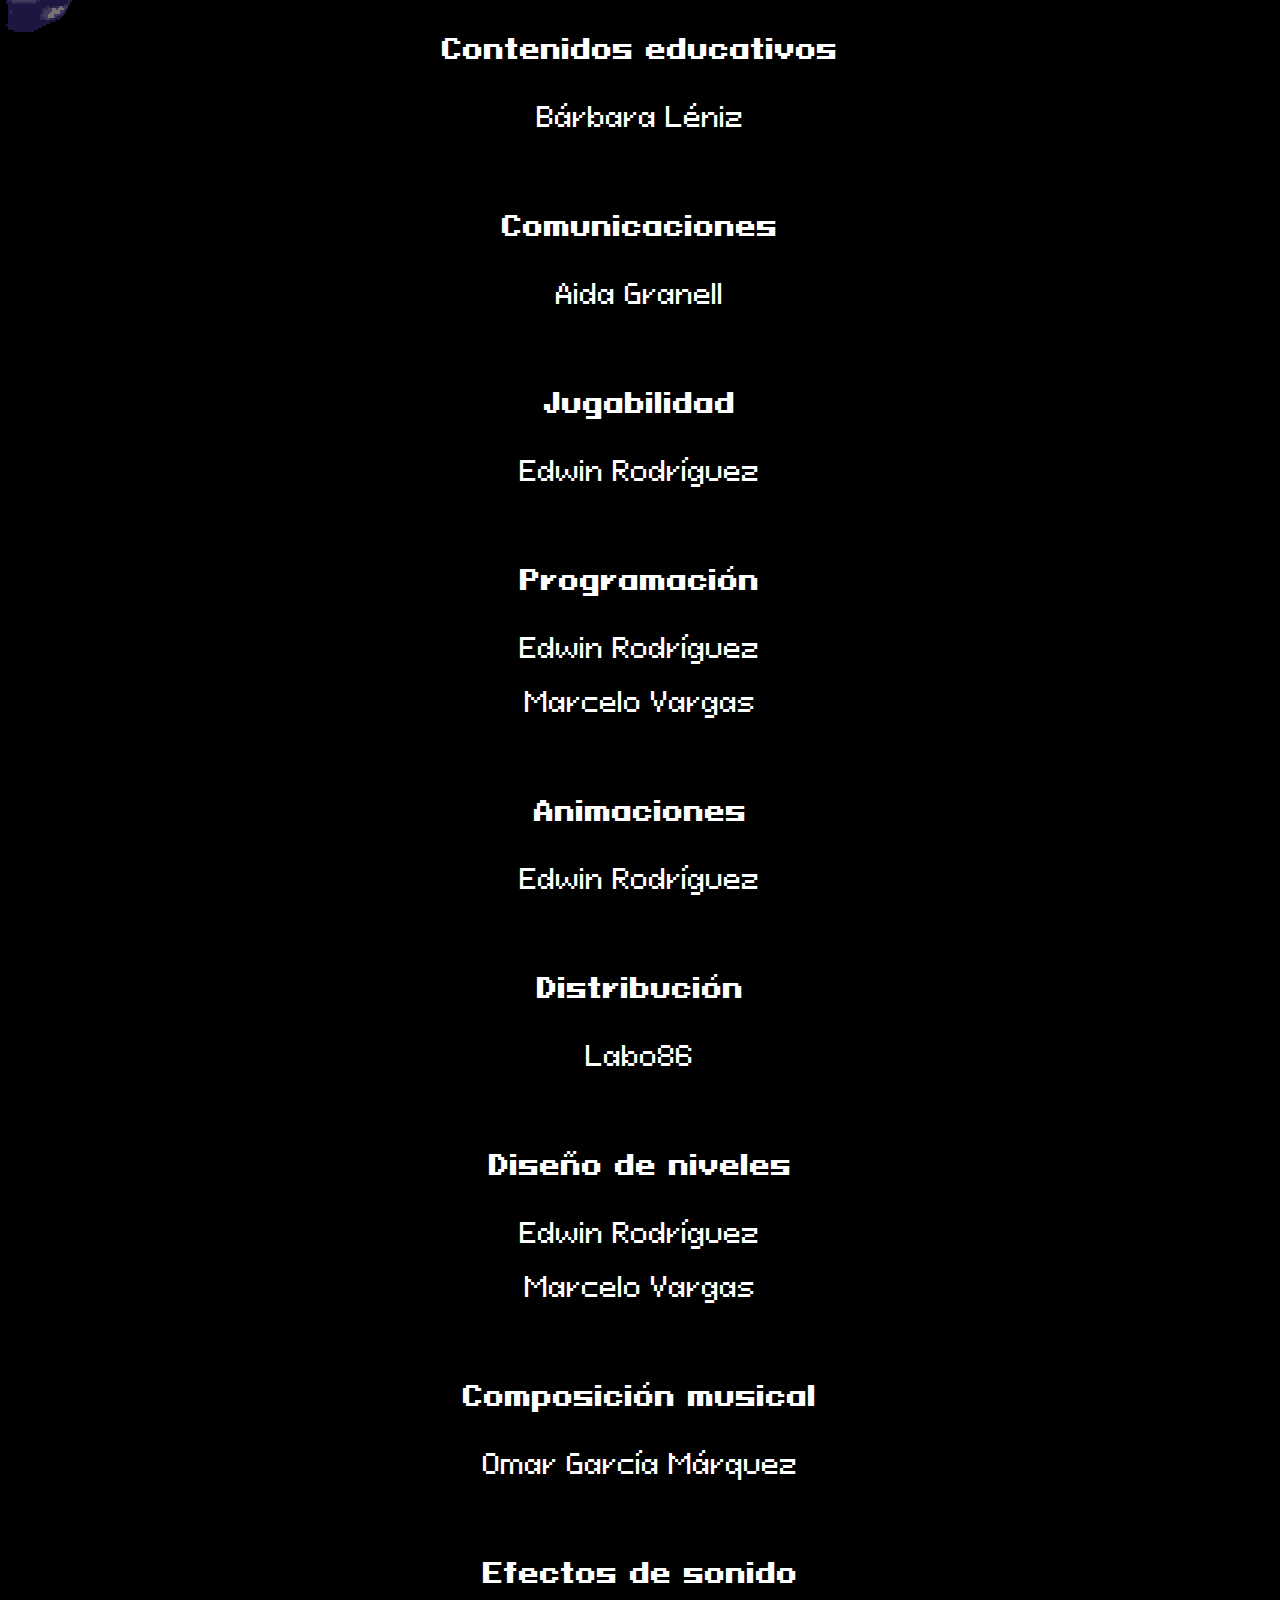
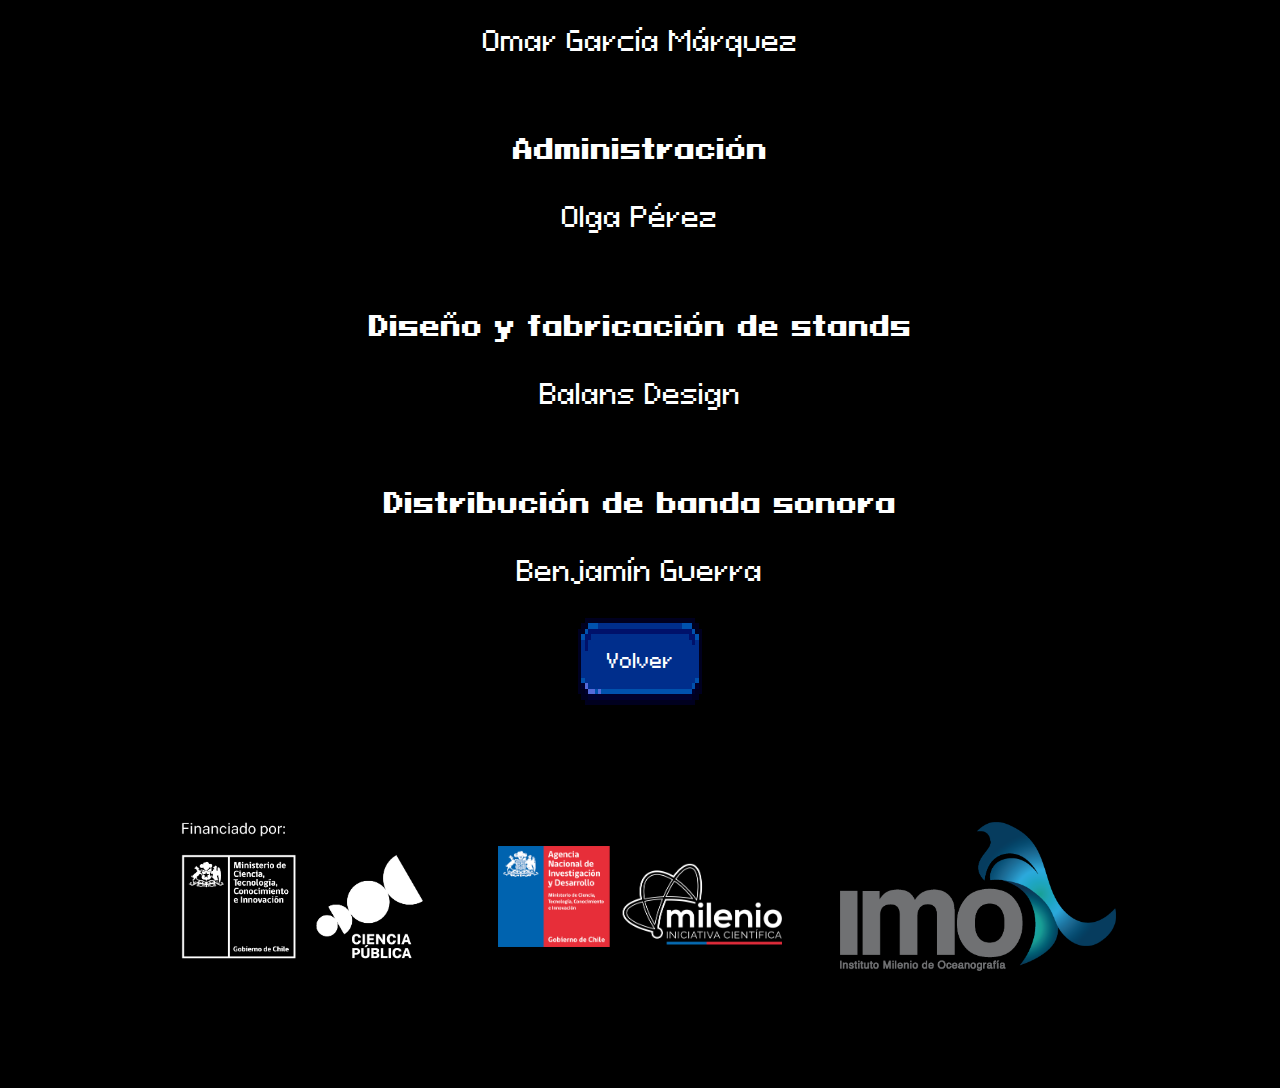
<file: credits.html>
<!DOCTYPE html><html lang="es"><head><meta charSet="utf-8"/><meta name="viewport" content="width=device-width, initial-scale=1"/><link rel="preload" as="image" href="wall/wall_5.png"/><link rel="preload" as="image" href="wall/wall_2.png"/><link rel="preload" as="image" href="wall/wall_11.png"/><link rel="preload" as="image" href="wall/wall_12.png"/><link rel="preload" as="image" href="wall/wall_3.png"/><link rel="preload" as="image" href="wall/wall_4.png"/><link rel="preload" as="image" href="wall/wall_7.png"/><link rel="preload" as="image" href="wall/wall_1.png"/><link rel="preload" as="image" href="wall/wall_8.png"/><link rel="preload" as="image" href="wall/wall_9.png"/><link rel="stylesheet" href="/_next/static/css/8ecd9fe89879719b.css" data-precedence="next"/><link rel="stylesheet" href="/_next/static/css/9ba6d82622559dcf.css" data-precedence="next"/><link rel="stylesheet" href="/_next/static/css/b195ed76eb3325d8.css" data-precedence="next"/><link rel="preload" as="script" fetchPriority="low" href="/_next/static/chunks/webpack-92e5ecda40788ad3.js"/><script src="/_next/static/chunks/fd9d1056-3eee857bde8f3b06.js" async=""></script><script src="/_next/static/chunks/117-fbe71c0e095d0770.js" async=""></script><script src="/_next/static/chunks/main-app-b6346571961ade96.js" async=""></script><script src="/_next/static/chunks/972-25f2910cc6db301c.js" async=""></script><script src="/_next/static/chunks/app/credits/page-86732e4fe99151aa.js" async=""></script><link rel="preload" as="image" href="/_next/static/media/title.a1ec8c7d.png"/><link rel="preload" as="image" href="logo_cp.png"/><link rel="preload" as="image" href="milenio.png"/><link rel="preload" as="image" href="imo1767x989.png"/><title>Audacia: Desafío Hadal</title><meta name="description" content="Vive la experiencia de viajar al inframundo con &quot;Audacia: Desafío Hadal&quot;.  Usa el lander para sumergirte en las 7 profundidades más extremas del planeta. Investiga más de 30 fascinantes habitantes de los abismos y descubre todos sus secretos. Explora las profundidades superando los más de 90 niveles y logra ser una eminencia científica de los mares."/><meta name="keywords" content="oceanografía,exploración,juego"/><meta property="og:title" content="Audacia: Desafío Hadal"/><meta property="og:description" content="Vive la experiencia de viajar al inframundo con &quot;Audacia: Desafío Hadal&quot;.  Usa el lander para sumergirte en las 7 profundidades más extremas del planeta. Investiga más de 30 fascinantes habitantes de los abismos y descubre todos sus secretos. Explora las profundidades superando los más de 90 niveles y logra ser una eminencia científica de los mares."/><meta property="og:image:type" content="image/png"/><meta property="og:image:width" content="2000"/><meta property="og:image:height" content="977"/><meta property="og:image" content="https://www.audaciagame.cl/opengraph-image.png?14da2c64ef12bd79"/><meta name="twitter:card" content="summary_large_image"/><meta name="twitter:title" content="Audacia: Desafío Hadal"/><meta name="twitter:description" content="Vive la experiencia de viajar al inframundo con &quot;Audacia: Desafío Hadal&quot;.  Usa el lander para sumergirte en las 7 profundidades más extremas del planeta. Investiga más de 30 fascinantes habitantes de los abismos y descubre todos sus secretos. Explora las profundidades superando los más de 90 niveles y logra ser una eminencia científica de los mares."/><meta name="twitter:image:type" content="image/png"/><meta name="twitter:image:width" content="2000"/><meta name="twitter:image:height" content="977"/><meta name="twitter:image" content="https://www.audaciagame.cl/opengraph-image.png?14da2c64ef12bd79"/><link rel="icon" href="/icon.png?0b5b387e39f15b77" type="image/png" sizes="512x512"/><script src="/_next/static/chunks/polyfills-42372ed130431b0a.js" noModule=""></script></head><body><div class="PageLayout_root__VjPfh PageLayout_background__YlN76" style="background-image:url(mount/mount_1.png)"><div><img src="wall/wall_5.png" style="position:absolute;transform:scale(200%);left:-10px;top:300px;image-rendering:pixelated"/></div><div><img src="wall/wall_2.png" style="position:absolute;transform:scale(200%);left:-10px;top:300px;image-rendering:pixelated"/></div><div><img src="wall/wall_2.png" style="position:absolute;transform:scale(200%);left:-10px;top:500px;image-rendering:pixelated"/></div><div><img src="wall/wall_11.png" style="position:absolute;transform:scale(200%);left:-10px;top:500px;image-rendering:pixelated"/></div><div><img src="wall/wall_12.png" style="position:absolute;transform:scale(200%);left:-10px;top:600px;image-rendering:pixelated"/></div><div><img src="wall/wall_3.png" style="position:absolute;transform:scale(200%);left:-10px;top:600px;image-rendering:pixelated"/></div><div><img src="wall/wall_4.png" style="position:absolute;transform:scale(200%);left:-10px;top:700px;image-rendering:pixelated"/></div><div><img src="wall/wall_7.png" style="position:absolute;transform:scale(200%);left:-10px;top:700px;image-rendering:pixelated"/></div><div><img src="wall/wall_4.png" style="position:absolute;transform:scale(200%);left:-10px;top:750px;image-rendering:pixelated"/></div><div><img src="wall/wall_1.png" style="position:absolute;transform:scale(200%);left:-10px;top:750px;image-rendering:pixelated"/></div><div><img src="wall/wall_8.png" style="position:absolute;transform:scale(200%);left:-10px;top:800px;image-rendering:pixelated"/></div><div><img src="wall/wall_5.png" style="position:absolute;transform:scale(200%);left:-10px;top:800px;image-rendering:pixelated"/></div><div><img src="wall/wall_9.png" style="position:absolute;transform:scale(200%);left:-10px;top:1000px;image-rendering:pixelated"/></div><div><img src="wall/wall_3.png" style="position:absolute;transform:scale(200%);left:-10px;top:1300px;image-rendering:pixelated"/></div><div><img src="wall/wall_7.png" style="position:absolute;transform:scale(200%);left:-10px;top:1500px;image-rendering:pixelated"/></div><div><img src="wall/wall_5.png" style="position:absolute;transform:scale(200%);right:-10px;top:300px;image-rendering:pixelated"/></div><div><img src="wall/wall_2.png" style="position:absolute;transform:scale(200%);right:-10px;top:500px;image-rendering:pixelated"/></div><div><img src="wall/wall_3.png" style="position:absolute;transform:scale(200%);right:-10px;top:600px;image-rendering:pixelated"/></div><div><img src="wall/wall_7.png" style="position:absolute;transform:scale(200%);right:-10px;top:700px;image-rendering:pixelated"/></div><div><img src="wall/wall_4.png" style="position:absolute;transform:scale(200%);right:-10px;top:750px;image-rendering:pixelated"/></div><div><img src="wall/wall_8.png" style="position:absolute;transform:scale(200%);right:-10px;top:800px;image-rendering:pixelated"/></div><div><img src="wall/wall_9.png" style="position:absolute;transform:scale(200%);right:-10px;top:1000px;image-rendering:pixelated"/></div><div><img src="wall/wall_1.png" style="position:absolute;transform:scale(200%);right:-10px;top:1300px;image-rendering:pixelated"/></div><div><img src="wall/wall_3.png" style="position:absolute;transform:scale(200%);right:-10px;top:1500px;image-rendering:pixelated"/></div><div style="position:relative"><div><div class="title" style="display:flex;justify-content:center;text-align:center;margin-bottom:10%;padding-top:3rem;padding-bottom:3rem"><div style="max-width:min(100%, 700px)"><img src="/_next/static/media/title.a1ec8c7d.png" width="70%" style="image-rendering:pixelated" alt="logo"/></div></div><div class="credits"><section class="Section_section__I3UPn " style="background-color:rgba(0,0,0, 0.19999999999999996)"><div><h2>Créditos</h2><h4>Director</h4><p>Edwin Rodríguez</p><h4>Idea original</h4><p>Felipe Gamonal</p><p>Edwin Rodríguez</p><h4>Arte conceptual</h4><p>Felipe Gamonal</p></div></section><section class="Section_section__I3UPn " style="background-color:rgba(0,0,0, 0.3599999999999999)"><div><h4>Asesor de producción</h4><p>Pablo Rosenblatt</p><h4>Contenidos científicos</h4><p>Bárbara Léniz</p><p>Felipe Gamonal</p><h4>Contenidos educativos</h4><p>Bárbara Léniz</p></div></section><section class="Section_section__I3UPn " style="background-color:rgba(0,0,0, 0.4879999999999999)"><div><h4>Comunicaciones</h4><p>Aida Granell</p><h4>Jugabilidad</h4><p>Edwin Rodríguez</p><h4>Programación</h4><p>Edwin Rodríguez</p><p>Marcelo Vargas</p></div></section><section class="Section_section__I3UPn " style="background-color:rgba(0,0,0, 0.5903999999999999)"><div><h4>Animaciones</h4><p>Edwin Rodríguez</p><h4>Distribución</h4><p>Labo86</p><h4>Diseño de niveles</h4><p>Edwin Rodríguez</p><p>Marcelo Vargas</p></div></section><section class="Section_section__I3UPn " style="background-color:rgba(0,0,0, 0.6723199999999999)"><div><h4>Composición musical</h4><p>Omar García Márquez</p><h4>Efectos de sonido</h4><p>Omar García Márquez</p><h4>Administración</h4><p>Olga Pérez</p></div></section><section class="Section_section__I3UPn " style="background-color:rgba(0,0,0, 0.7378559999999998)"><div><h4>Diseño y fabricación de stands</h4><p>Balans Design</p><h4>Distribución de banda sonora</h4><p>Benjamín Guerra</p><a class="link-button-dialog" href="/">Volver</a></div></section></div></div><footer class="Footer_root__o94se"><section class="Section_section__I3UPn "><div><div><div class="super_container_1" style="image-rendering:initial"><div class="container"><div class="Footer_logos__T83Et"><img src="logo_cp.png" alt="Logo de Ciencia Pública"/><img src="milenio.png" alt="Logo de la iniciativa Milenio"/><img src="imo1767x989.png" alt="Logo del Instituto Milenio de Ocenaografía"/></div></div></div></div></div></section></footer></div></div><script src="/_next/static/chunks/webpack-92e5ecda40788ad3.js" async=""></script><script>(self.__next_f=self.__next_f||[]).push([0]);self.__next_f.push([2,null])</script><script>self.__next_f.push([1,"1:HL[\"/_next/static/css/8ecd9fe89879719b.css\",\"style\"]\n2:HL[\"/_next/static/css/9ba6d82622559dcf.css\",\"style\"]\n3:HL[\"/_next/static/css/b195ed76eb3325d8.css\",\"style\"]\n"])</script><script>self.__next_f.push([1,"4:I[2846,[],\"\"]\n6:I[9107,[],\"ClientPageRoot\"]\n7:I[1261,[\"972\",\"static/chunks/972-25f2910cc6db301c.js\",\"932\",\"static/chunks/app/credits/page-86732e4fe99151aa.js\"],\"default\",1]\n8:I[4707,[],\"\"]\n9:I[6423,[],\"\"]\nb:I[1060,[],\"\"]\nc:[]\n"])</script><script>self.__next_f.push([1,"0:[\"$\",\"$L4\",null,{\"buildId\":\"Y1bo8omwz3EafzbpzBENS\",\"assetPrefix\":\"\",\"urlParts\":[\"\",\"credits\"],\"initialTree\":[\"\",{\"children\":[\"credits\",{\"children\":[\"__PAGE__\",{}]}]},\"$undefined\",\"$undefined\",true],\"initialSeedData\":[\"\",{\"children\":[\"credits\",{\"children\":[\"__PAGE__\",{},[[\"$L5\",[\"$\",\"$L6\",null,{\"props\":{\"params\":{},\"searchParams\":{}},\"Component\":\"$7\"}],[[\"$\",\"link\",\"0\",{\"rel\":\"stylesheet\",\"href\":\"/_next/static/css/b195ed76eb3325d8.css\",\"precedence\":\"next\",\"crossOrigin\":\"$undefined\"}]]],null],null]},[null,[\"$\",\"$L8\",null,{\"parallelRouterKey\":\"children\",\"segmentPath\":[\"children\",\"credits\",\"children\"],\"error\":\"$undefined\",\"errorStyles\":\"$undefined\",\"errorScripts\":\"$undefined\",\"template\":[\"$\",\"$L9\",null,{}],\"templateStyles\":\"$undefined\",\"templateScripts\":\"$undefined\",\"notFound\":\"$undefined\",\"notFoundStyles\":\"$undefined\"}]],null]},[[[[\"$\",\"link\",\"0\",{\"rel\":\"stylesheet\",\"href\":\"/_next/static/css/8ecd9fe89879719b.css\",\"precedence\":\"next\",\"crossOrigin\":\"$undefined\"}],[\"$\",\"link\",\"1\",{\"rel\":\"stylesheet\",\"href\":\"/_next/static/css/9ba6d82622559dcf.css\",\"precedence\":\"next\",\"crossOrigin\":\"$undefined\"}]],[\"$\",\"html\",null,{\"lang\":\"es\",\"children\":[\"$\",\"body\",null,{\"children\":[\"$\",\"div\",null,{\"className\":\"PageLayout_root__VjPfh PageLayout_background__YlN76\",\"style\":{\"backgroundImage\":\"url(mount/mount_1.png)\"},\"children\":[[\"$\",\"div\",null,{\"children\":[\"$\",\"img\",null,{\"src\":\"wall/wall_5.png\",\"style\":{\"position\":\"absolute\",\"transform\":\"scale(200%)\",\"left\":-10,\"top\":300,\"imageRendering\":\"pixelated\"}}]}],[\"$\",\"div\",null,{\"children\":[\"$\",\"img\",null,{\"src\":\"wall/wall_2.png\",\"style\":{\"position\":\"absolute\",\"transform\":\"scale(200%)\",\"left\":-10,\"top\":300,\"imageRendering\":\"pixelated\"}}]}],[\"$\",\"div\",null,{\"children\":[\"$\",\"img\",null,{\"src\":\"wall/wall_2.png\",\"style\":{\"position\":\"absolute\",\"transform\":\"scale(200%)\",\"left\":-10,\"top\":500,\"imageRendering\":\"pixelated\"}}]}],[\"$\",\"div\",null,{\"children\":[\"$\",\"img\",null,{\"src\":\"wall/wall_11.png\",\"style\":{\"position\":\"absolute\",\"transform\":\"scale(200%)\",\"left\":-10,\"top\":500,\"imageRendering\":\"pixelated\"}}]}],[\"$\",\"div\",null,{\"children\":[\"$\",\"img\",null,{\"src\":\"wall/wall_12.png\",\"style\":{\"position\":\"absolute\",\"transform\":\"scale(200%)\",\"left\":-10,\"top\":600,\"imageRendering\":\"pixelated\"}}]}],[\"$\",\"div\",null,{\"children\":[\"$\",\"img\",null,{\"src\":\"wall/wall_3.png\",\"style\":{\"position\":\"absolute\",\"transform\":\"scale(200%)\",\"left\":-10,\"top\":600,\"imageRendering\":\"pixelated\"}}]}],[\"$\",\"div\",null,{\"children\":[\"$\",\"img\",null,{\"src\":\"wall/wall_4.png\",\"style\":{\"position\":\"absolute\",\"transform\":\"scale(200%)\",\"left\":-10,\"top\":700,\"imageRendering\":\"pixelated\"}}]}],[\"$\",\"div\",null,{\"children\":[\"$\",\"img\",null,{\"src\":\"wall/wall_7.png\",\"style\":{\"position\":\"absolute\",\"transform\":\"scale(200%)\",\"left\":-10,\"top\":700,\"imageRendering\":\"pixelated\"}}]}],[\"$\",\"div\",null,{\"children\":[\"$\",\"img\",null,{\"src\":\"wall/wall_4.png\",\"style\":{\"position\":\"absolute\",\"transform\":\"scale(200%)\",\"left\":-10,\"top\":750,\"imageRendering\":\"pixelated\"}}]}],[\"$\",\"div\",null,{\"children\":[\"$\",\"img\",null,{\"src\":\"wall/wall_1.png\",\"style\":{\"position\":\"absolute\",\"transform\":\"scale(200%)\",\"left\":-10,\"top\":750,\"imageRendering\":\"pixelated\"}}]}],[\"$\",\"div\",null,{\"children\":[\"$\",\"img\",null,{\"src\":\"wall/wall_8.png\",\"style\":{\"position\":\"absolute\",\"transform\":\"scale(200%)\",\"left\":-10,\"top\":800,\"imageRendering\":\"pixelated\"}}]}],[\"$\",\"div\",null,{\"children\":[\"$\",\"img\",null,{\"src\":\"wall/wall_5.png\",\"style\":{\"position\":\"absolute\",\"transform\":\"scale(200%)\",\"left\":-10,\"top\":800,\"imageRendering\":\"pixelated\"}}]}],[\"$\",\"div\",null,{\"children\":[\"$\",\"img\",null,{\"src\":\"wall/wall_9.png\",\"style\":{\"position\":\"absolute\",\"transform\":\"scale(200%)\",\"left\":-10,\"top\":1000,\"imageRendering\":\"pixelated\"}}]}],[\"$\",\"div\",null,{\"children\":[\"$\",\"img\",null,{\"src\":\"wall/wall_3.png\",\"style\":{\"position\":\"absolute\",\"transform\":\"scale(200%)\",\"left\":-10,\"top\":1300,\"imageRendering\":\"pixelated\"}}]}],[\"$\",\"div\",null,{\"children\":[\"$\",\"img\",null,{\"src\":\"wall/wall_7.png\",\"style\":{\"position\":\"absolute\",\"transform\":\"scale(200%)\",\"left\":-10,\"top\":1500,\"imageRendering\":\"pixelated\"}}]}],[\"$\",\"div\",null,{\"children\":[\"$\",\"img\",null,{\"src\":\"wall/wall_5.png\",\"style\":{\"position\":\"absolute\",\"transform\":\"scale(200%)\",\"right\":-10,\"top\":300,\"imageRendering\":\"pixelated\"}}]}],[\"$\",\"div\",null,{\"children\":[\"$\",\"img\",null,{\"src\":\"wall/wall_2.png\",\"style\":{\"position\":\"absolute\",\"transform\":\"scale(200%)\",\"right\":-10,\"top\":500,\"imageRendering\":\"pixelated\"}}]}],[\"$\",\"div\",null,{\"children\":[\"$\",\"img\",null,{\"src\":\"wall/wall_3.png\",\"style\":{\"position\":\"absolute\",\"transform\":\"scale(200%)\",\"right\":-10,\"top\":600,\"imageRendering\":\"pixelated\"}}]}],[\"$\",\"div\",null,{\"children\":[\"$\",\"img\",null,{\"src\":\"wall/wall_7.png\",\"style\":{\"position\":\"absolute\",\"transform\":\"scale(200%)\",\"right\":-10,\"top\":700,\"imageRendering\":\"pixelated\"}}]}],[\"$\",\"div\",null,{\"children\":[\"$\",\"img\",null,{\"src\":\"wall/wall_4.png\",\"style\":{\"position\":\"absolute\",\"transform\":\"scale(200%)\",\"right\":-10,\"top\":750,\"imageRendering\":\"pixelated\"}}]}],[\"$\",\"div\",null,{\"children\":[\"$\",\"img\",null,{\"src\":\"wall/wall_8.png\",\"style\":{\"position\":\"absolute\",\"transform\":\"scale(200%)\",\"right\":-10,\"top\":800,\"imageRendering\":\"pixelated\"}}]}],[\"$\",\"div\",null,{\"children\":[\"$\",\"img\",null,{\"src\":\"wall/wall_9.png\",\"style\":{\"position\":\"absolute\",\"transform\":\"scale(200%)\",\"right\":-10,\"top\":1000,\"imageRendering\":\"pixelated\"}}]}],[\"$\",\"div\",null,{\"children\":[\"$\",\"img\",null,{\"src\":\"wall/wall_1.png\",\"style\":{\"position\":\"absolute\",\"transform\":\"scale(200%)\",\"right\":-10,\"top\":1300,\"imageRendering\":\"pixelated\"}}]}],[\"$\",\"div\",null,{\"children\":[\"$\",\"img\",null,{\"src\":\"wall/wall_3.png\",\"style\":{\"position\":\"absolute\",\"transform\":\"scale(200%)\",\"right\":-10,\"top\":1500,\"imageRendering\":\"pixelated\"}}]}],[\"$\",\"div\",null,{\"style\":{\"position\":\"relative\"},\"children\":[[\"$\",\"$L8\",null,{\"parallelRouterKey\":\"children\",\"segmentPath\":[\"children\"],\"error\":\"$undefined\",\"errorStyles\":\"$undefined\",\"errorScripts\":\"$undefined\",\"template\":[\"$\",\"$L9\",null,{}],\"templateStyles\":\"$undefined\",\"templateScripts\":\"$undefined\",\"notFound\":[[\"$\",\"title\",null,{\"children\":\"404: This page could not be found.\"}],[\"$\",\"div\",null,{\"style\":{\"fontFamily\":\"system-ui,\\\"Segoe UI\\\",Roboto,Helvetica,Arial,sans-serif,\\\"Apple Color Emoji\\\",\\\"Segoe UI Emoji\\\"\",\"height\":\"100vh\",\"textAlign\":\"center\",\"display\":\"flex\",\"flexDirection\":\"column\",\"alignItems\":\"center\",\"justifyContent\":\"center\"},\"children\":[\"$\",\"div\",null,{\"children\":[[\"$\",\"style\",null,{\"dangerouslySetInnerHTML\":{\"__html\":\"body{color:#000;background:#fff;margin:0}.next-error-h1{border-right:1px solid rgba(0,0,0,.3)}@media (prefers-color-scheme:dark){body{color:#fff;background:#000}.next-error-h1{border-right:1px solid rgba(255,255,255,.3)}}\"}}],[\"$\",\"h1\",null,{\"className\":\"next-error-h1\",\"style\":{\"display\":\"inline-block\",\"margin\":\"0 20px 0 0\",\"padding\":\"0 23px 0 0\",\"fontSize\":24,\"fontWeight\":500,\"verticalAlign\":\"top\",\"lineHeight\":\"49px\"},\"children\":\"404\"}],[\"$\",\"div\",null,{\"style\":{\"display\":\"inline-block\"},\"children\":[\"$\",\"h2\",null,{\"style\":{\"fontSize\":14,\"fontWeight\":400,\"lineHeight\":\"49px\",\"margin\":0},\"children\":\"This page could not be found.\"}]}]]}]}]],\"notFoundStyles\":[]}],[\"$\",\"footer\",null,{\"className\":\"Footer_root__o94se\",\"children\":[\"$\",\"section\",null,{\"className\":\"Section_section__I3UPn \",\"style\":{},\"children\":[\"$\",\"div\",null,{\"children\":[\"$\",\"div\",null,{\"className\":\"$undefined\",\"children\":[\"$\",\"div\",null,{\"className\":\"super_container_1\",\"style\":{\"imageRendering\":\"initial\"},\"children\":[\"$\",\"div\",null,{\"className\":\"container\",\"children\":[\"$\",\"div\",null,{\"className\":\"Footer_logos__T83Et\",\"children\":[[\"$\",\"img\",null,{\"src\":\"logo_cp.png\",\"alt\":\"Logo de Ciencia Pública\"}],[\"$\",\"img\",null,{\"src\":\"milenio.png\",\"alt\":\"Logo de la iniciativa Milenio\"}],[\"$\",\"img\",null,{\"src\":\"imo1767x989.png\",\"alt\":\"Logo del Instituto Milenio de Ocenaografía\"}]]}]}]}]}]}]}]}]]}]]}]}]}]],null],null],\"couldBeIntercepted\":false,\"initialHead\":[null,\"$La\"],\"globalErrorComponent\":\"$b\",\"missingSlots\":\"$Wc\"}]\n"])</script><script>self.__next_f.push([1,"a:[[\"$\",\"meta\",\"0\",{\"name\":\"viewport\",\"content\":\"width=device-width, initial-scale=1\"}],[\"$\",\"meta\",\"1\",{\"charSet\":\"utf-8\"}],[\"$\",\"title\",\"2\",{\"children\":\"Audacia: Desafío Hadal\"}],[\"$\",\"meta\",\"3\",{\"name\":\"description\",\"content\":\"Vive la experiencia de viajar al inframundo con \\\"Audacia: Desafío Hadal\\\".  Usa el lander para sumergirte en las 7 profundidades más extremas del planeta. Investiga más de 30 fascinantes habitantes de los abismos y descubre todos sus secretos. Explora las profundidades superando los más de 90 niveles y logra ser una eminencia científica de los mares.\"}],[\"$\",\"meta\",\"4\",{\"name\":\"keywords\",\"content\":\"oceanografía,exploración,juego\"}],[\"$\",\"meta\",\"5\",{\"property\":\"og:title\",\"content\":\"Audacia: Desafío Hadal\"}],[\"$\",\"meta\",\"6\",{\"property\":\"og:description\",\"content\":\"Vive la experiencia de viajar al inframundo con \\\"Audacia: Desafío Hadal\\\".  Usa el lander para sumergirte en las 7 profundidades más extremas del planeta. Investiga más de 30 fascinantes habitantes de los abismos y descubre todos sus secretos. Explora las profundidades superando los más de 90 niveles y logra ser una eminencia científica de los mares.\"}],[\"$\",\"meta\",\"7\",{\"property\":\"og:image:type\",\"content\":\"image/png\"}],[\"$\",\"meta\",\"8\",{\"property\":\"og:image:width\",\"content\":\"2000\"}],[\"$\",\"meta\",\"9\",{\"property\":\"og:image:height\",\"content\":\"977\"}],[\"$\",\"meta\",\"10\",{\"property\":\"og:image\",\"content\":\"https://www.audaciagame.cl/opengraph-image.png?14da2c64ef12bd79\"}],[\"$\",\"meta\",\"11\",{\"name\":\"twitter:card\",\"content\":\"summary_large_image\"}],[\"$\",\"meta\",\"12\",{\"name\":\"twitter:title\",\"content\":\"Audacia: Desafío Hadal\"}],[\"$\",\"meta\",\"13\",{\"name\":\"twitter:description\",\"content\":\"Vive la experiencia de viajar al inframundo con \\\"Audacia: Desafío Hadal\\\".  Usa el lander para sumergirte en las 7 profundidades más extremas del planeta. Investiga más de 30 fascinantes habitantes de los abismos y descubre todos sus secretos. Explora las profundidades superando los más de 90 niveles y logra ser una eminencia científica de los mares.\"}],[\"$\",\"meta\",\"14\",{\"name\":\"twitter:image:type\",\"content\":\"image/png\"}],[\"$\",\"meta\",\"15\",{\"name\":\"twitter:image:width\",\"content\":\"2000\"}],[\"$\",\"meta\",\"16\",{\"name\":\"twitter:image:height\",\"content\":\"977\"}],[\"$\",\"meta\",\"17\",{\"name\":\"twitter:image\",\"content\":\"https://www.audaciagame.cl/opengraph-image.png?14da2c64ef12bd79\"}],[\"$\",\"link\",\"18\",{\"rel\":\"icon\",\"href\":\"/icon.png?0b5b387e39f15b77\",\"type\":\"image/png\",\"sizes\":\"512x512\"}]]\n"])</script><script>self.__next_f.push([1,"5:null\n"])</script></body></html>
</file>
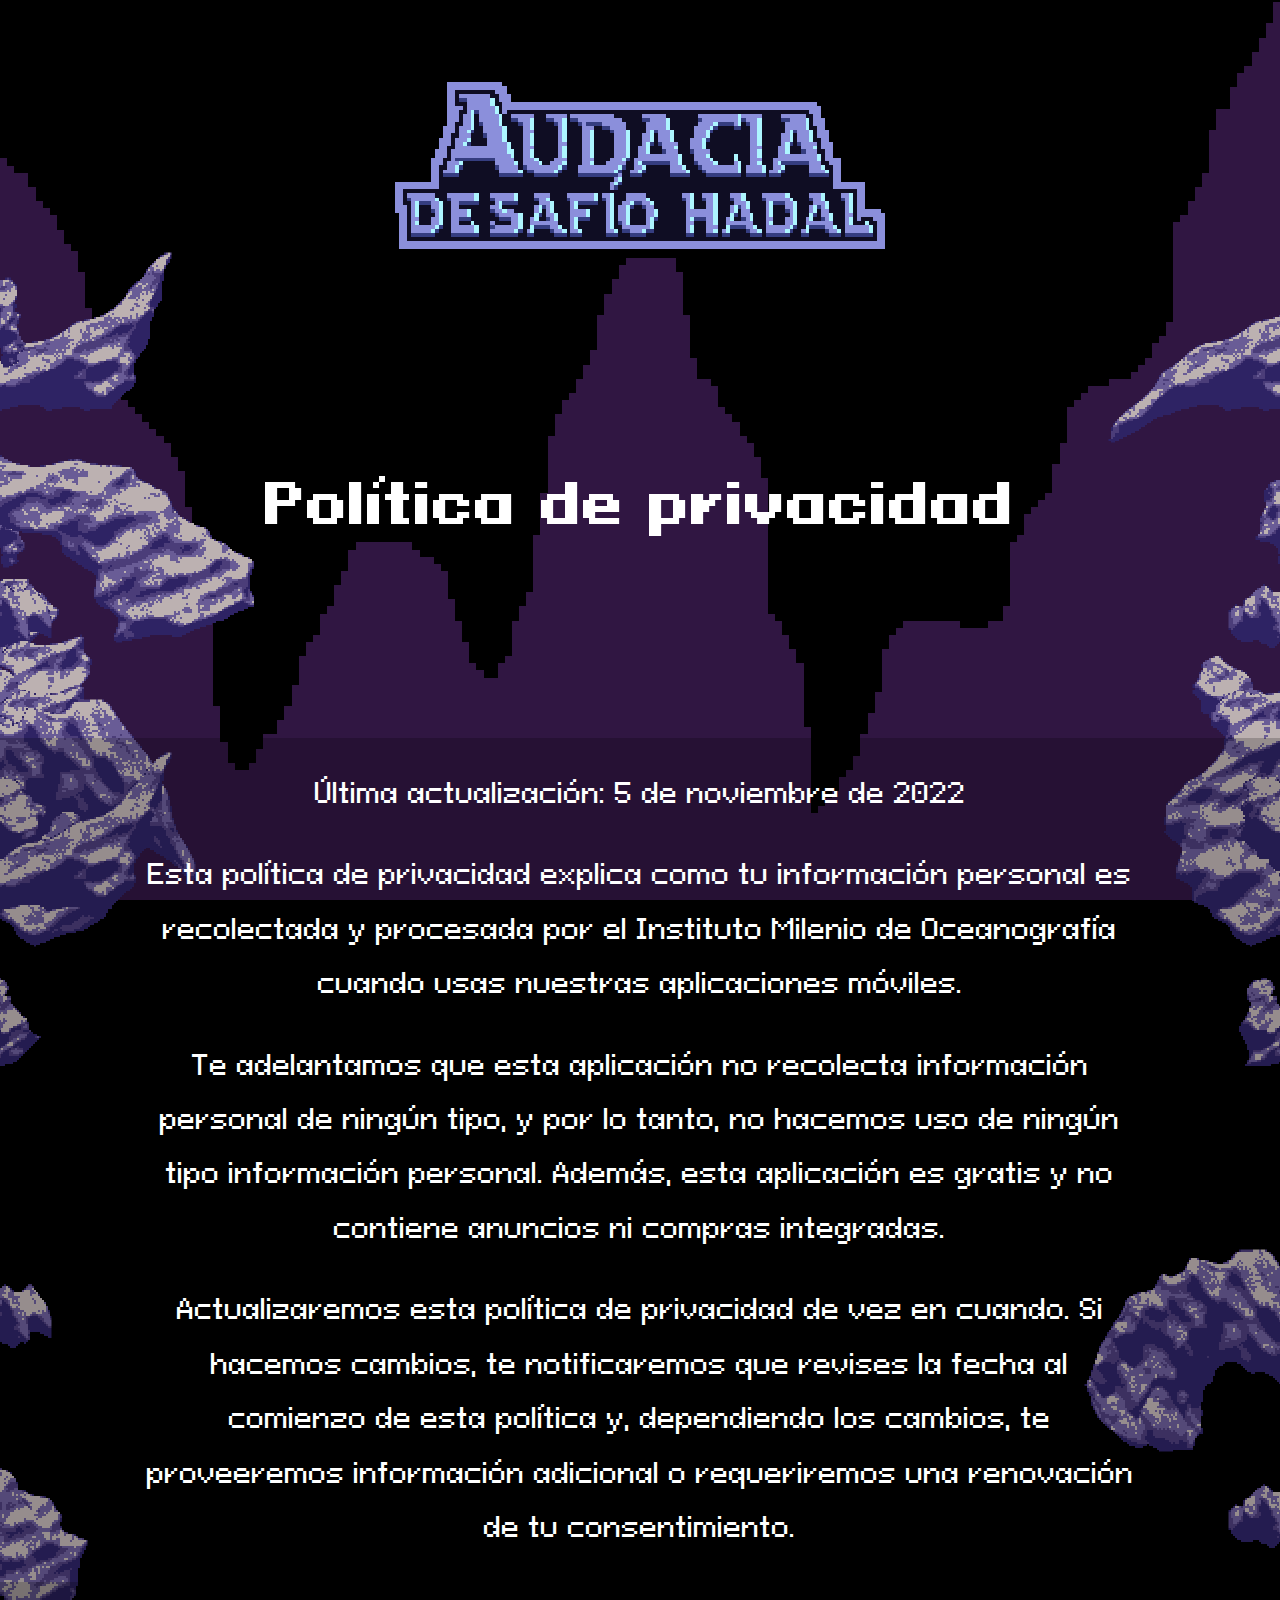
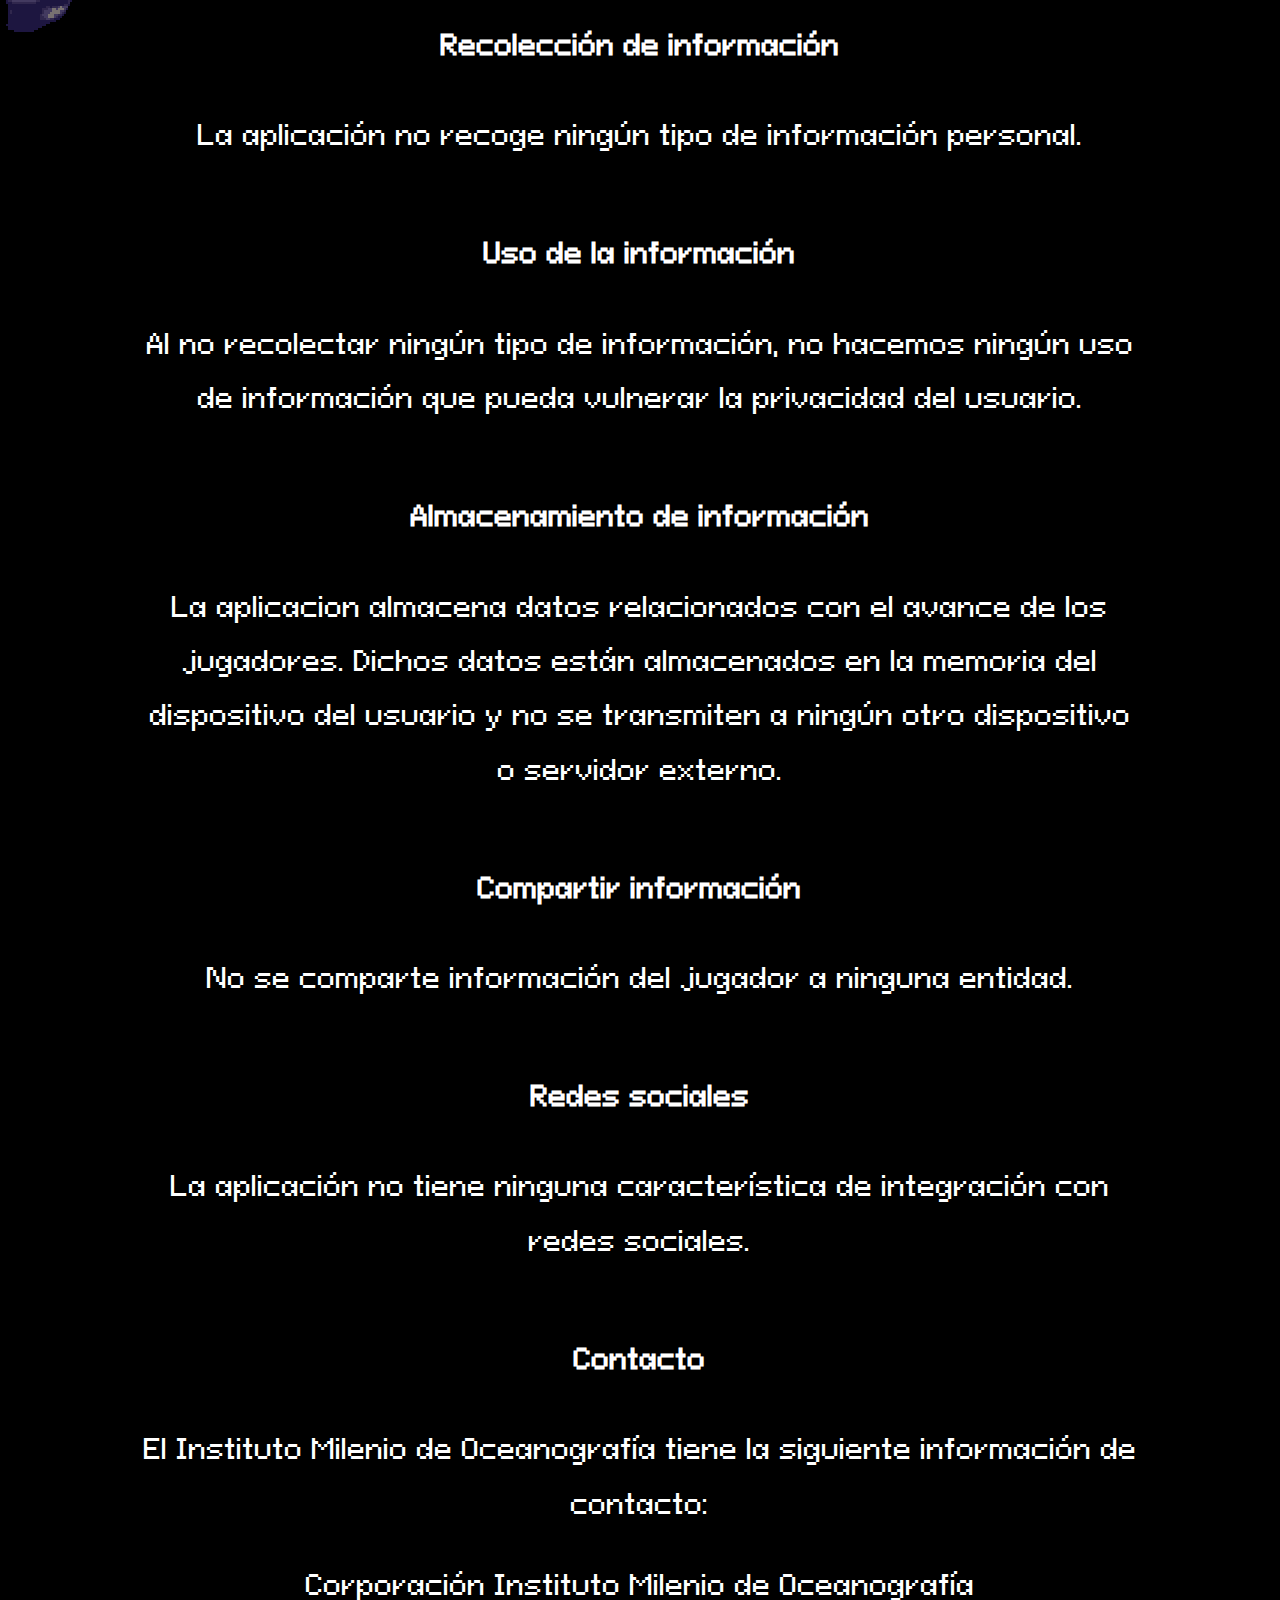
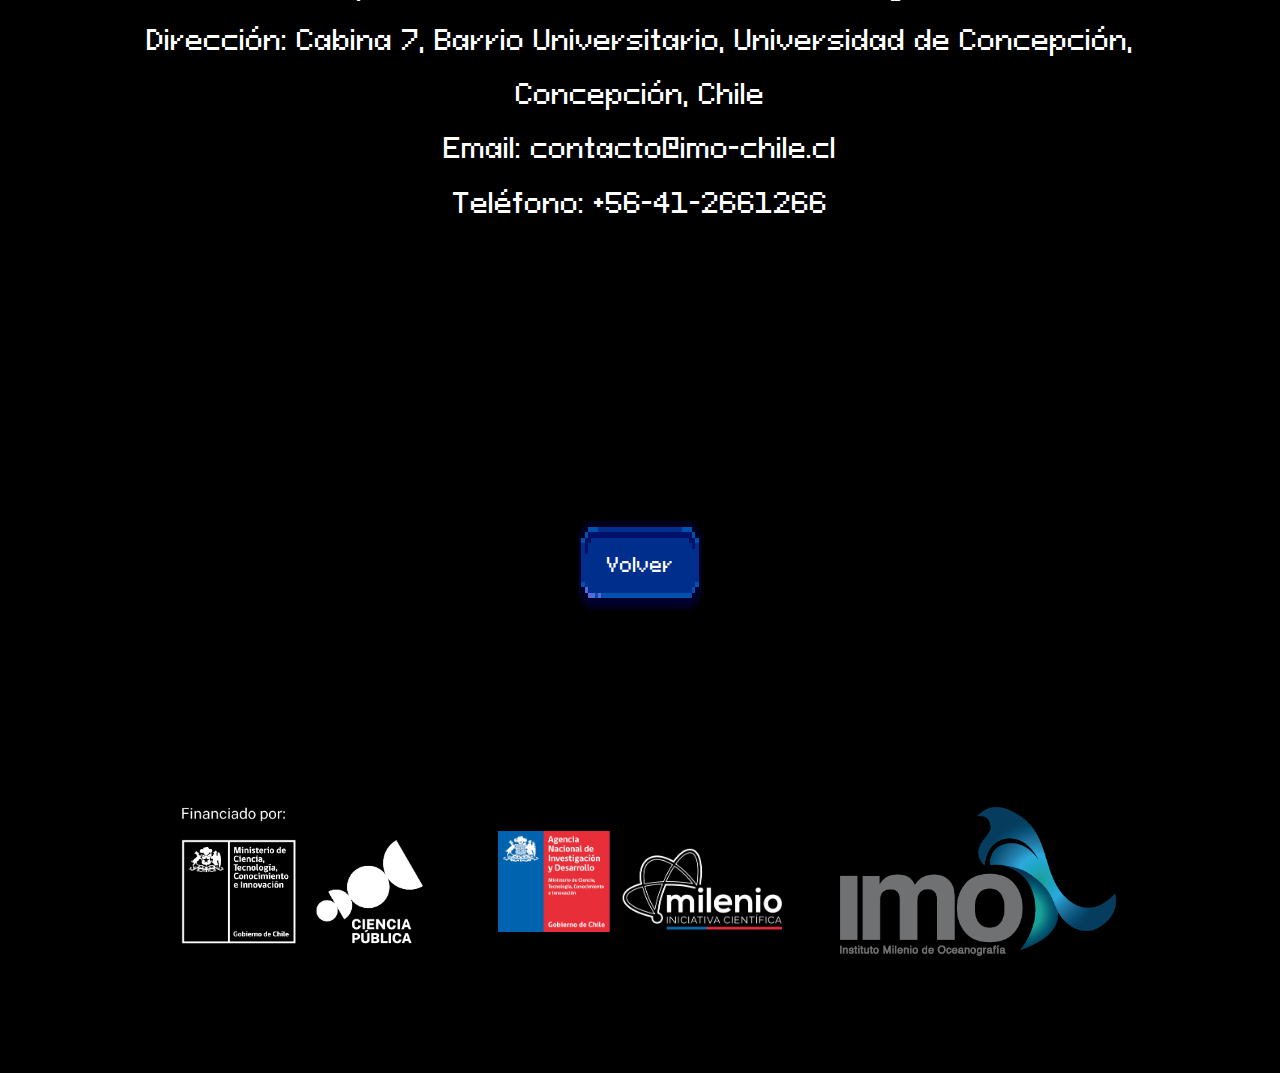
<file: privacy.html>
<!DOCTYPE html><html lang="es"><head><meta charSet="utf-8"/><meta name="viewport" content="width=device-width, initial-scale=1"/><link rel="preload" as="image" href="wall/wall_5.png"/><link rel="preload" as="image" href="wall/wall_2.png"/><link rel="preload" as="image" href="wall/wall_11.png"/><link rel="preload" as="image" href="wall/wall_12.png"/><link rel="preload" as="image" href="wall/wall_3.png"/><link rel="preload" as="image" href="wall/wall_4.png"/><link rel="preload" as="image" href="wall/wall_7.png"/><link rel="preload" as="image" href="wall/wall_1.png"/><link rel="preload" as="image" href="wall/wall_8.png"/><link rel="preload" as="image" href="wall/wall_9.png"/><link rel="stylesheet" href="/_next/static/css/8ecd9fe89879719b.css" data-precedence="next"/><link rel="stylesheet" href="/_next/static/css/9ba6d82622559dcf.css" data-precedence="next"/><link rel="preload" as="script" fetchPriority="low" href="/_next/static/chunks/webpack-92e5ecda40788ad3.js"/><script src="/_next/static/chunks/fd9d1056-3eee857bde8f3b06.js" async=""></script><script src="/_next/static/chunks/117-fbe71c0e095d0770.js" async=""></script><script src="/_next/static/chunks/main-app-b6346571961ade96.js" async=""></script><script src="/_next/static/chunks/972-25f2910cc6db301c.js" async=""></script><script src="/_next/static/chunks/app/privacy/page-4ec63c2d9f11913a.js" async=""></script><link rel="preload" as="image" href="/_next/static/media/title.a1ec8c7d.png"/><link rel="preload" as="image" href="logo_cp.png"/><link rel="preload" as="image" href="milenio.png"/><link rel="preload" as="image" href="imo1767x989.png"/><title>Audacia: Desafío Hadal</title><meta name="description" content="Vive la experiencia de viajar al inframundo con &quot;Audacia: Desafío Hadal&quot;.  Usa el lander para sumergirte en las 7 profundidades más extremas del planeta. Investiga más de 30 fascinantes habitantes de los abismos y descubre todos sus secretos. Explora las profundidades superando los más de 90 niveles y logra ser una eminencia científica de los mares."/><meta name="keywords" content="oceanografía,exploración,juego"/><meta property="og:title" content="Audacia: Desafío Hadal"/><meta property="og:description" content="Vive la experiencia de viajar al inframundo con &quot;Audacia: Desafío Hadal&quot;.  Usa el lander para sumergirte en las 7 profundidades más extremas del planeta. Investiga más de 30 fascinantes habitantes de los abismos y descubre todos sus secretos. Explora las profundidades superando los más de 90 niveles y logra ser una eminencia científica de los mares."/><meta property="og:image:type" content="image/png"/><meta property="og:image:width" content="2000"/><meta property="og:image:height" content="977"/><meta property="og:image" content="https://www.audaciagame.cl/opengraph-image.png?14da2c64ef12bd79"/><meta name="twitter:card" content="summary_large_image"/><meta name="twitter:title" content="Audacia: Desafío Hadal"/><meta name="twitter:description" content="Vive la experiencia de viajar al inframundo con &quot;Audacia: Desafío Hadal&quot;.  Usa el lander para sumergirte en las 7 profundidades más extremas del planeta. Investiga más de 30 fascinantes habitantes de los abismos y descubre todos sus secretos. Explora las profundidades superando los más de 90 niveles y logra ser una eminencia científica de los mares."/><meta name="twitter:image:type" content="image/png"/><meta name="twitter:image:width" content="2000"/><meta name="twitter:image:height" content="977"/><meta name="twitter:image" content="https://www.audaciagame.cl/opengraph-image.png?14da2c64ef12bd79"/><link rel="icon" href="/icon.png?0b5b387e39f15b77" type="image/png" sizes="512x512"/><script src="/_next/static/chunks/polyfills-42372ed130431b0a.js" noModule=""></script></head><body><div class="PageLayout_root__VjPfh PageLayout_background__YlN76" style="background-image:url(mount/mount_1.png)"><div><img src="wall/wall_5.png" style="position:absolute;transform:scale(200%);left:-10px;top:300px;image-rendering:pixelated"/></div><div><img src="wall/wall_2.png" style="position:absolute;transform:scale(200%);left:-10px;top:300px;image-rendering:pixelated"/></div><div><img src="wall/wall_2.png" style="position:absolute;transform:scale(200%);left:-10px;top:500px;image-rendering:pixelated"/></div><div><img src="wall/wall_11.png" style="position:absolute;transform:scale(200%);left:-10px;top:500px;image-rendering:pixelated"/></div><div><img src="wall/wall_12.png" style="position:absolute;transform:scale(200%);left:-10px;top:600px;image-rendering:pixelated"/></div><div><img src="wall/wall_3.png" style="position:absolute;transform:scale(200%);left:-10px;top:600px;image-rendering:pixelated"/></div><div><img src="wall/wall_4.png" style="position:absolute;transform:scale(200%);left:-10px;top:700px;image-rendering:pixelated"/></div><div><img src="wall/wall_7.png" style="position:absolute;transform:scale(200%);left:-10px;top:700px;image-rendering:pixelated"/></div><div><img src="wall/wall_4.png" style="position:absolute;transform:scale(200%);left:-10px;top:750px;image-rendering:pixelated"/></div><div><img src="wall/wall_1.png" style="position:absolute;transform:scale(200%);left:-10px;top:750px;image-rendering:pixelated"/></div><div><img src="wall/wall_8.png" style="position:absolute;transform:scale(200%);left:-10px;top:800px;image-rendering:pixelated"/></div><div><img src="wall/wall_5.png" style="position:absolute;transform:scale(200%);left:-10px;top:800px;image-rendering:pixelated"/></div><div><img src="wall/wall_9.png" style="position:absolute;transform:scale(200%);left:-10px;top:1000px;image-rendering:pixelated"/></div><div><img src="wall/wall_3.png" style="position:absolute;transform:scale(200%);left:-10px;top:1300px;image-rendering:pixelated"/></div><div><img src="wall/wall_7.png" style="position:absolute;transform:scale(200%);left:-10px;top:1500px;image-rendering:pixelated"/></div><div><img src="wall/wall_5.png" style="position:absolute;transform:scale(200%);right:-10px;top:300px;image-rendering:pixelated"/></div><div><img src="wall/wall_2.png" style="position:absolute;transform:scale(200%);right:-10px;top:500px;image-rendering:pixelated"/></div><div><img src="wall/wall_3.png" style="position:absolute;transform:scale(200%);right:-10px;top:600px;image-rendering:pixelated"/></div><div><img src="wall/wall_7.png" style="position:absolute;transform:scale(200%);right:-10px;top:700px;image-rendering:pixelated"/></div><div><img src="wall/wall_4.png" style="position:absolute;transform:scale(200%);right:-10px;top:750px;image-rendering:pixelated"/></div><div><img src="wall/wall_8.png" style="position:absolute;transform:scale(200%);right:-10px;top:800px;image-rendering:pixelated"/></div><div><img src="wall/wall_9.png" style="position:absolute;transform:scale(200%);right:-10px;top:1000px;image-rendering:pixelated"/></div><div><img src="wall/wall_1.png" style="position:absolute;transform:scale(200%);right:-10px;top:1300px;image-rendering:pixelated"/></div><div><img src="wall/wall_3.png" style="position:absolute;transform:scale(200%);right:-10px;top:1500px;image-rendering:pixelated"/></div><div style="position:relative"><div><div class="title" style="display:flex;justify-content:center;text-align:center;margin-bottom:10%;padding-top:3rem;padding-bottom:3rem"><div style="max-width:min(100%, 700px)"><img src="/_next/static/media/title.a1ec8c7d.png" width="70%" style="image-rendering:pixelated" alt="logo"/></div></div><div style="text-align:center"><h2 style="padding-bottom:3em">Política de privacidad</h2><section class="Section_section__I3UPn " style="background-color:rgba(0,0,0, 0.19999999999999996)"><div><p>Última actualización: 5 de noviembre de 2022</p><p>Esta política de privacidad explica como tu información personal es recolectada y procesada por el Instituto Milenio de Oceanografía cuando usas nuestras aplicaciones móviles.</p><p>Te adelantamos que esta aplicación no recolecta información personal de ningún tipo, y por lo tanto, no hacemos uso de ningún tipo información personal. Además, esta aplicación es gratis y no contiene anuncios ni compras integradas.</p><p>Actualizaremos esta política de privacidad de vez en cuando. Si hacemos cambios, te notificaremos que revises la fecha al comienzo de esta política y, dependiendo los cambios, te proveeremos información adicional o requeriremos una renovación de tu consentimiento.</p></div></section><section class="Section_section__I3UPn " style="background-color:rgba(0,0,0, 0.3599999999999999)"><div><h4>Recolección de información</h4><p>La aplicación no recoge ningún tipo de información personal.</p></div></section><section class="Section_section__I3UPn " style="background-color:rgba(0,0,0, 0.4879999999999999)"><div><h4>Uso de la información</h4><p>Al no recolectar ningún tipo de información, no hacemos ningún uso de información que pueda vulnerar la privacidad del usuario.</p></div></section><section class="Section_section__I3UPn " style="background-color:rgba(0,0,0, 0.5903999999999999)"><div><h4>Almacenamiento de información</h4><p>La aplicacion almacena datos relacionados con el avance de los jugadores. Dichos datos están almacenados en la memoria del dispositivo del usuario y no se transmiten a ningún otro dispositivo o servidor externo.</p></div></section><section class="Section_section__I3UPn " style="background-color:rgba(0,0,0, 0.6723199999999999)"><div><h4>Compartir información</h4><p>No se comparte información del jugador a ninguna entidad.</p></div></section><section class="Section_section__I3UPn " style="background-color:rgba(0,0,0, 0.7378559999999998)"><div><h4>Redes sociales</h4><p>La aplicación no tiene ninguna característica de integración con redes sociales.</p></div></section><section class="Section_section__I3UPn " style="background-color:rgba(0,0,0, 0.7902847999999999)"><div><h4>Contacto</h4><p>El Instituto Milenio de Oceanografía tiene la siguiente información de contacto:</p><p>Corporación Instituto Milenio de Oceanografía<br/>Dirección: Cabina 7, Barrio Universitario, Universidad de Concepción, Concepción, Chile<br/>Email: contacto@imo-chile.cl<br/>Teléfono: +56-41-2661266<br/></p></div></section><section class="Section_section__I3UPn " style="background-color:rgba(0,0,0, 0.8322278399999999)"><div><div style="padding-top:9em;padding-bottom:3em"><a class="link-button-dialog" href="/">Volver</a></div></div></section></div></div><footer class="Footer_root__o94se"><section class="Section_section__I3UPn "><div><div><div class="super_container_1" style="image-rendering:initial"><div class="container"><div class="Footer_logos__T83Et"><img src="logo_cp.png" alt="Logo de Ciencia Pública"/><img src="milenio.png" alt="Logo de la iniciativa Milenio"/><img src="imo1767x989.png" alt="Logo del Instituto Milenio de Ocenaografía"/></div></div></div></div></div></section></footer></div></div><script src="/_next/static/chunks/webpack-92e5ecda40788ad3.js" async=""></script><script>(self.__next_f=self.__next_f||[]).push([0]);self.__next_f.push([2,null])</script><script>self.__next_f.push([1,"1:HL[\"/_next/static/css/8ecd9fe89879719b.css\",\"style\"]\n2:HL[\"/_next/static/css/9ba6d82622559dcf.css\",\"style\"]\n"])</script><script>self.__next_f.push([1,"3:I[2846,[],\"\"]\n5:I[2972,[\"972\",\"static/chunks/972-25f2910cc6db301c.js\",\"385\",\"static/chunks/app/privacy/page-4ec63c2d9f11913a.js\"],\"\"]\n6:I[4707,[],\"\"]\n7:I[6423,[],\"\"]\n9:I[1060,[],\"\"]\na:[]\n"])</script><script>self.__next_f.push([1,"0:[\"$\",\"$L3\",null,{\"buildId\":\"Y1bo8omwz3EafzbpzBENS\",\"assetPrefix\":\"\",\"urlParts\":[\"\",\"privacy\"],\"initialTree\":[\"\",{\"children\":[\"privacy\",{\"children\":[\"__PAGE__\",{}]}]},\"$undefined\",\"$undefined\",true],\"initialSeedData\":[\"\",{\"children\":[\"privacy\",{\"children\":[\"__PAGE__\",{},[[\"$L4\",[\"$\",\"div\",null,{\"children\":[[\"$\",\"div\",null,{\"className\":\"title\",\"style\":{\"display\":\"flex\",\"justifyContent\":\"center\",\"textAlign\":\"center\",\"marginBottom\":\"10%\",\"paddingTop\":\"3rem\",\"paddingBottom\":\"3rem\"},\"children\":[\"$\",\"div\",null,{\"style\":{\"maxWidth\":\"min(100%, 700px)\"},\"children\":[\"$\",\"img\",null,{\"src\":\"/_next/static/media/title.a1ec8c7d.png\",\"width\":\"70%\",\"style\":{\"imageRendering\":\"pixelated\"},\"alt\":\"logo\"}]}]}],[\"$\",\"div\",null,{\"style\":{\"textAlign\":\"center\"},\"children\":[[\"$\",\"h2\",null,{\"style\":{\"paddingBottom\":\"3em\"},\"children\":\"Política de privacidad\"}],[\"$\",\"section\",null,{\"className\":\"Section_section__I3UPn \",\"style\":{\"backgroundColor\":\"rgba(0,0,0, 0.19999999999999996)\"},\"children\":[\"$\",\"div\",null,{\"children\":[[\"$\",\"p\",null,{\"children\":\"Última actualización: 5 de noviembre de 2022\"}],[\"$\",\"p\",null,{\"children\":\"Esta política de privacidad explica como tu información personal es recolectada y procesada por el Instituto Milenio de Oceanografía cuando usas nuestras aplicaciones móviles.\"}],[\"$\",\"p\",null,{\"children\":\"Te adelantamos que esta aplicación no recolecta información personal de ningún tipo, y por lo tanto, no hacemos uso de ningún tipo información personal. Además, esta aplicación es gratis y no contiene anuncios ni compras integradas.\"}],[\"$\",\"p\",null,{\"children\":\"Actualizaremos esta política de privacidad de vez en cuando. Si hacemos cambios, te notificaremos que revises la fecha al comienzo de esta política y, dependiendo los cambios, te proveeremos información adicional o requeriremos una renovación de tu consentimiento.\"}]]}]}],[\"$\",\"section\",null,{\"className\":\"Section_section__I3UPn \",\"style\":{\"backgroundColor\":\"rgba(0,0,0, 0.3599999999999999)\"},\"children\":[\"$\",\"div\",null,{\"children\":[[\"$\",\"h4\",null,{\"children\":\"Recolección de información\"}],[\"$\",\"p\",null,{\"children\":\"La aplicación no recoge ningún tipo de información personal.\"}]]}]}],[\"$\",\"section\",null,{\"className\":\"Section_section__I3UPn \",\"style\":{\"backgroundColor\":\"rgba(0,0,0, 0.4879999999999999)\"},\"children\":[\"$\",\"div\",null,{\"children\":[[\"$\",\"h4\",null,{\"children\":\"Uso de la información\"}],[\"$\",\"p\",null,{\"children\":\"Al no recolectar ningún tipo de información, no hacemos ningún uso de información que pueda vulnerar la privacidad del usuario.\"}]]}]}],[\"$\",\"section\",null,{\"className\":\"Section_section__I3UPn \",\"style\":{\"backgroundColor\":\"rgba(0,0,0, 0.5903999999999999)\"},\"children\":[\"$\",\"div\",null,{\"children\":[[\"$\",\"h4\",null,{\"children\":\"Almacenamiento de información\"}],[\"$\",\"p\",null,{\"children\":\"La aplicacion almacena datos relacionados con el avance de los jugadores. Dichos datos están almacenados en la memoria del dispositivo del usuario y no se transmiten a ningún otro dispositivo o servidor externo.\"}]]}]}],[\"$\",\"section\",null,{\"className\":\"Section_section__I3UPn \",\"style\":{\"backgroundColor\":\"rgba(0,0,0, 0.6723199999999999)\"},\"children\":[\"$\",\"div\",null,{\"children\":[[\"$\",\"h4\",null,{\"children\":\"Compartir información\"}],[\"$\",\"p\",null,{\"children\":\"No se comparte información del jugador a ninguna entidad.\"}]]}]}],[\"$\",\"section\",null,{\"className\":\"Section_section__I3UPn \",\"style\":{\"backgroundColor\":\"rgba(0,0,0, 0.7378559999999998)\"},\"children\":[\"$\",\"div\",null,{\"children\":[[\"$\",\"h4\",null,{\"children\":\"Redes sociales\"}],[\"$\",\"p\",null,{\"children\":\"La aplicación no tiene ninguna característica de integración con redes sociales.\"}]]}]}],[\"$\",\"section\",null,{\"className\":\"Section_section__I3UPn \",\"style\":{\"backgroundColor\":\"rgba(0,0,0, 0.7902847999999999)\"},\"children\":[\"$\",\"div\",null,{\"children\":[[\"$\",\"h4\",null,{\"children\":\"Contacto\"}],[\"$\",\"p\",null,{\"children\":\"El Instituto Milenio de Oceanografía tiene la siguiente información de contacto:\"}],[\"$\",\"p\",null,{\"children\":[\"Corporación Instituto Milenio de Oceanografía\",[\"$\",\"br\",null,{}],\"Dirección: Cabina 7, Barrio Universitario, Universidad de Concepción, Concepción, Chile\",[\"$\",\"br\",null,{}],\"Email: contacto@imo-chile.cl\",[\"$\",\"br\",null,{}],\"Teléfono: +56-41-2661266\",[\"$\",\"br\",null,{}]]}]]}]}],[\"$\",\"section\",null,{\"className\":\"Section_section__I3UPn \",\"style\":{\"backgroundColor\":\"rgba(0,0,0, 0.8322278399999999)\"},\"children\":[\"$\",\"div\",null,{\"children\":[\"$\",\"div\",null,{\"style\":{\"paddingTop\":\"9em\",\"paddingBottom\":\"3em\"},\"children\":[\"$\",\"$L5\",null,{\"className\":\"link-button-dialog\",\"href\":\"/\",\"children\":\"Volver\"}]}]}]}]]}]]}],null],null],null]},[null,[\"$\",\"$L6\",null,{\"parallelRouterKey\":\"children\",\"segmentPath\":[\"children\",\"privacy\",\"children\"],\"error\":\"$undefined\",\"errorStyles\":\"$undefined\",\"errorScripts\":\"$undefined\",\"template\":[\"$\",\"$L7\",null,{}],\"templateStyles\":\"$undefined\",\"templateScripts\":\"$undefined\",\"notFound\":\"$undefined\",\"notFoundStyles\":\"$undefined\"}]],null]},[[[[\"$\",\"link\",\"0\",{\"rel\":\"stylesheet\",\"href\":\"/_next/static/css/8ecd9fe89879719b.css\",\"precedence\":\"next\",\"crossOrigin\":\"$undefined\"}],[\"$\",\"link\",\"1\",{\"rel\":\"stylesheet\",\"href\":\"/_next/static/css/9ba6d82622559dcf.css\",\"precedence\":\"next\",\"crossOrigin\":\"$undefined\"}]],[\"$\",\"html\",null,{\"lang\":\"es\",\"children\":[\"$\",\"body\",null,{\"children\":[\"$\",\"div\",null,{\"className\":\"PageLayout_root__VjPfh PageLayout_background__YlN76\",\"style\":{\"backgroundImage\":\"url(mount/mount_1.png)\"},\"children\":[[\"$\",\"div\",null,{\"children\":[\"$\",\"img\",null,{\"src\":\"wall/wall_5.png\",\"style\":{\"position\":\"absolute\",\"transform\":\"scale(200%)\",\"left\":-10,\"top\":300,\"imageRendering\":\"pixelated\"}}]}],[\"$\",\"div\",null,{\"children\":[\"$\",\"img\",null,{\"src\":\"wall/wall_2.png\",\"style\":{\"position\":\"absolute\",\"transform\":\"scale(200%)\",\"left\":-10,\"top\":300,\"imageRendering\":\"pixelated\"}}]}],[\"$\",\"div\",null,{\"children\":[\"$\",\"img\",null,{\"src\":\"wall/wall_2.png\",\"style\":{\"position\":\"absolute\",\"transform\":\"scale(200%)\",\"left\":-10,\"top\":500,\"imageRendering\":\"pixelated\"}}]}],[\"$\",\"div\",null,{\"children\":[\"$\",\"img\",null,{\"src\":\"wall/wall_11.png\",\"style\":{\"position\":\"absolute\",\"transform\":\"scale(200%)\",\"left\":-10,\"top\":500,\"imageRendering\":\"pixelated\"}}]}],[\"$\",\"div\",null,{\"children\":[\"$\",\"img\",null,{\"src\":\"wall/wall_12.png\",\"style\":{\"position\":\"absolute\",\"transform\":\"scale(200%)\",\"left\":-10,\"top\":600,\"imageRendering\":\"pixelated\"}}]}],[\"$\",\"div\",null,{\"children\":[\"$\",\"img\",null,{\"src\":\"wall/wall_3.png\",\"style\":{\"position\":\"absolute\",\"transform\":\"scale(200%)\",\"left\":-10,\"top\":600,\"imageRendering\":\"pixelated\"}}]}],[\"$\",\"div\",null,{\"children\":[\"$\",\"img\",null,{\"src\":\"wall/wall_4.png\",\"style\":{\"position\":\"absolute\",\"transform\":\"scale(200%)\",\"left\":-10,\"top\":700,\"imageRendering\":\"pixelated\"}}]}],[\"$\",\"div\",null,{\"children\":[\"$\",\"img\",null,{\"src\":\"wall/wall_7.png\",\"style\":{\"position\":\"absolute\",\"transform\":\"scale(200%)\",\"left\":-10,\"top\":700,\"imageRendering\":\"pixelated\"}}]}],[\"$\",\"div\",null,{\"children\":[\"$\",\"img\",null,{\"src\":\"wall/wall_4.png\",\"style\":{\"position\":\"absolute\",\"transform\":\"scale(200%)\",\"left\":-10,\"top\":750,\"imageRendering\":\"pixelated\"}}]}],[\"$\",\"div\",null,{\"children\":[\"$\",\"img\",null,{\"src\":\"wall/wall_1.png\",\"style\":{\"position\":\"absolute\",\"transform\":\"scale(200%)\",\"left\":-10,\"top\":750,\"imageRendering\":\"pixelated\"}}]}],[\"$\",\"div\",null,{\"children\":[\"$\",\"img\",null,{\"src\":\"wall/wall_8.png\",\"style\":{\"position\":\"absolute\",\"transform\":\"scale(200%)\",\"left\":-10,\"top\":800,\"imageRendering\":\"pixelated\"}}]}],[\"$\",\"div\",null,{\"children\":[\"$\",\"img\",null,{\"src\":\"wall/wall_5.png\",\"style\":{\"position\":\"absolute\",\"transform\":\"scale(200%)\",\"left\":-10,\"top\":800,\"imageRendering\":\"pixelated\"}}]}],[\"$\",\"div\",null,{\"children\":[\"$\",\"img\",null,{\"src\":\"wall/wall_9.png\",\"style\":{\"position\":\"absolute\",\"transform\":\"scale(200%)\",\"left\":-10,\"top\":1000,\"imageRendering\":\"pixelated\"}}]}],[\"$\",\"div\",null,{\"children\":[\"$\",\"img\",null,{\"src\":\"wall/wall_3.png\",\"style\":{\"position\":\"absolute\",\"transform\":\"scale(200%)\",\"left\":-10,\"top\":1300,\"imageRendering\":\"pixelated\"}}]}],[\"$\",\"div\",null,{\"children\":[\"$\",\"img\",null,{\"src\":\"wall/wall_7.png\",\"style\":{\"position\":\"absolute\",\"transform\":\"scale(200%)\",\"left\":-10,\"top\":1500,\"imageRendering\":\"pixelated\"}}]}],[\"$\",\"div\",null,{\"children\":[\"$\",\"img\",null,{\"src\":\"wall/wall_5.png\",\"style\":{\"position\":\"absolute\",\"transform\":\"scale(200%)\",\"right\":-10,\"top\":300,\"imageRendering\":\"pixelated\"}}]}],[\"$\",\"div\",null,{\"children\":[\"$\",\"img\",null,{\"src\":\"wall/wall_2.png\",\"style\":{\"position\":\"absolute\",\"transform\":\"scale(200%)\",\"right\":-10,\"top\":500,\"imageRendering\":\"pixelated\"}}]}],[\"$\",\"div\",null,{\"children\":[\"$\",\"img\",null,{\"src\":\"wall/wall_3.png\",\"style\":{\"position\":\"absolute\",\"transform\":\"scale(200%)\",\"right\":-10,\"top\":600,\"imageRendering\":\"pixelated\"}}]}],[\"$\",\"div\",null,{\"children\":[\"$\",\"img\",null,{\"src\":\"wall/wall_7.png\",\"style\":{\"position\":\"absolute\",\"transform\":\"scale(200%)\",\"right\":-10,\"top\":700,\"imageRendering\":\"pixelated\"}}]}],[\"$\",\"div\",null,{\"children\":[\"$\",\"img\",null,{\"src\":\"wall/wall_4.png\",\"style\":{\"position\":\"absolute\",\"transform\":\"scale(200%)\",\"right\":-10,\"top\":750,\"imageRendering\":\"pixelated\"}}]}],[\"$\",\"div\",null,{\"children\":[\"$\",\"img\",null,{\"src\":\"wall/wall_8.png\",\"style\":{\"position\":\"absolute\",\"transform\":\"scale(200%)\",\"right\":-10,\"top\":800,\"imageRendering\":\"pixelated\"}}]}],[\"$\",\"div\",null,{\"children\":[\"$\",\"img\",null,{\"src\":\"wall/wall_9.png\",\"style\":{\"position\":\"absolute\",\"transform\":\"scale(200%)\",\"right\":-10,\"top\":1000,\"imageRendering\":\"pixelated\"}}]}],[\"$\",\"div\",null,{\"children\":[\"$\",\"img\",null,{\"src\":\"wall/wall_1.png\",\"style\":{\"position\":\"absolute\",\"transform\":\"scale(200%)\",\"right\":-10,\"top\":1300,\"imageRendering\":\"pixelated\"}}]}],[\"$\",\"div\",null,{\"children\":[\"$\",\"img\",null,{\"src\":\"wall/wall_3.png\",\"style\":{\"position\":\"absolute\",\"transform\":\"scale(200%)\",\"right\":-10,\"top\":1500,\"imageRendering\":\"pixelated\"}}]}],[\"$\",\"div\",null,{\"style\":{\"position\":\"relative\"},\"children\":[[\"$\",\"$L6\",null,{\"parallelRouterKey\":\"children\",\"segmentPath\":[\"children\"],\"error\":\"$undefined\",\"errorStyles\":\"$undefined\",\"errorScripts\":\"$undefined\",\"template\":[\"$\",\"$L7\",null,{}],\"templateStyles\":\"$undefined\",\"templateScripts\":\"$undefined\",\"notFound\":[[\"$\",\"title\",null,{\"children\":\"404: This page could not be found.\"}],[\"$\",\"div\",null,{\"style\":{\"fontFamily\":\"system-ui,\\\"Segoe UI\\\",Roboto,Helvetica,Arial,sans-serif,\\\"Apple Color Emoji\\\",\\\"Segoe UI Emoji\\\"\",\"height\":\"100vh\",\"textAlign\":\"center\",\"display\":\"flex\",\"flexDirection\":\"column\",\"alignItems\":\"center\",\"justifyContent\":\"center\"},\"children\":[\"$\",\"div\",null,{\"children\":[[\"$\",\"style\",null,{\"dangerouslySetInnerHTML\":{\"__html\":\"body{color:#000;background:#fff;margin:0}.next-error-h1{border-right:1px solid rgba(0,0,0,.3)}@media (prefers-color-scheme:dark){body{color:#fff;background:#000}.next-error-h1{border-right:1px solid rgba(255,255,255,.3)}}\"}}],[\"$\",\"h1\",null,{\"className\":\"next-error-h1\",\"style\":{\"display\":\"inline-block\",\"margin\":\"0 20px 0 0\",\"padding\":\"0 23px 0 0\",\"fontSize\":24,\"fontWeight\":500,\"verticalAlign\":\"top\",\"lineHeight\":\"49px\"},\"children\":\"404\"}],[\"$\",\"div\",null,{\"style\":{\"display\":\"inline-block\"},\"children\":[\"$\",\"h2\",null,{\"style\":{\"fontSize\":14,\"fontWeight\":400,\"lineHeight\":\"49px\",\"margin\":0},\"children\":\"This page could not be found.\"}]}]]}]}]],\"notFoundStyles\":[]}],[\"$\",\"footer\",null,{\"className\":\"Footer_root__o94se\",\"children\":[\"$\",\"section\",null,{\"className\":\"Section_section__I3UPn \",\"style\":{},\"children\":[\"$\",\"div\",null,{\"children\":[\"$\",\"div\",null,{\"className\":\"$undefined\",\"children\":[\"$\",\"div\",null,{\"className\":\"super_container_1\",\"style\":{\"imageRendering\":\"initial\"},\"children\":[\"$\",\"div\",null,{\"className\":\"container\",\"children\":[\"$\",\"div\",null,{\"className\":\"Footer_logos__T83Et\",\"children\":[[\"$\",\"img\",null,{\"src\":\"logo_cp.png\",\"alt\":\"Logo de Ciencia Pública\"}],[\"$\",\"img\",null,{\"src\":\"milenio.png\",\"alt\":\"Logo de la iniciativa Milenio\"}],[\"$\",\"img\",null,{\"src\":\"imo1767x989.png\",\"alt\":\"Logo del Instituto Milenio de Ocenaografía\"}]]}]}]}]}]}]}]}]]}]]}]}]}]],null],null],\"couldBeIntercepted\":false,\"initialHead\":[null,\"$L8\"],\"globalErrorComponent\":\"$9\",\"missingSlots\":\"$Wa\"}]\n"])</script><script>self.__next_f.push([1,"8:[[\"$\",\"meta\",\"0\",{\"name\":\"viewport\",\"content\":\"width=device-width, initial-scale=1\"}],[\"$\",\"meta\",\"1\",{\"charSet\":\"utf-8\"}],[\"$\",\"title\",\"2\",{\"children\":\"Audacia: Desafío Hadal\"}],[\"$\",\"meta\",\"3\",{\"name\":\"description\",\"content\":\"Vive la experiencia de viajar al inframundo con \\\"Audacia: Desafío Hadal\\\".  Usa el lander para sumergirte en las 7 profundidades más extremas del planeta. Investiga más de 30 fascinantes habitantes de los abismos y descubre todos sus secretos. Explora las profundidades superando los más de 90 niveles y logra ser una eminencia científica de los mares.\"}],[\"$\",\"meta\",\"4\",{\"name\":\"keywords\",\"content\":\"oceanografía,exploración,juego\"}],[\"$\",\"meta\",\"5\",{\"property\":\"og:title\",\"content\":\"Audacia: Desafío Hadal\"}],[\"$\",\"meta\",\"6\",{\"property\":\"og:description\",\"content\":\"Vive la experiencia de viajar al inframundo con \\\"Audacia: Desafío Hadal\\\".  Usa el lander para sumergirte en las 7 profundidades más extremas del planeta. Investiga más de 30 fascinantes habitantes de los abismos y descubre todos sus secretos. Explora las profundidades superando los más de 90 niveles y logra ser una eminencia científica de los mares.\"}],[\"$\",\"meta\",\"7\",{\"property\":\"og:image:type\",\"content\":\"image/png\"}],[\"$\",\"meta\",\"8\",{\"property\":\"og:image:width\",\"content\":\"2000\"}],[\"$\",\"meta\",\"9\",{\"property\":\"og:image:height\",\"content\":\"977\"}],[\"$\",\"meta\",\"10\",{\"property\":\"og:image\",\"content\":\"https://www.audaciagame.cl/opengraph-image.png?14da2c64ef12bd79\"}],[\"$\",\"meta\",\"11\",{\"name\":\"twitter:card\",\"content\":\"summary_large_image\"}],[\"$\",\"meta\",\"12\",{\"name\":\"twitter:title\",\"content\":\"Audacia: Desafío Hadal\"}],[\"$\",\"meta\",\"13\",{\"name\":\"twitter:description\",\"content\":\"Vive la experiencia de viajar al inframundo con \\\"Audacia: Desafío Hadal\\\".  Usa el lander para sumergirte en las 7 profundidades más extremas del planeta. Investiga más de 30 fascinantes habitantes de los abismos y descubre todos sus secretos. Explora las profundidades superando los más de 90 niveles y logra ser una eminencia científica de los mares.\"}],[\"$\",\"meta\",\"14\",{\"name\":\"twitter:image:type\",\"content\":\"image/png\"}],[\"$\",\"meta\",\"15\",{\"name\":\"twitter:image:width\",\"content\":\"2000\"}],[\"$\",\"meta\",\"16\",{\"name\":\"twitter:image:height\",\"content\":\"977\"}],[\"$\",\"meta\",\"17\",{\"name\":\"twitter:image\",\"content\":\"https://www.audaciagame.cl/opengraph-image.png?14da2c64ef12bd79\"}],[\"$\",\"link\",\"18\",{\"rel\":\"icon\",\"href\":\"/icon.png?0b5b387e39f15b77\",\"type\":\"image/png\",\"sizes\":\"512x512\"}]]\n"])</script><script>self.__next_f.push([1,"4:null\n"])</script></body></html>
</file>
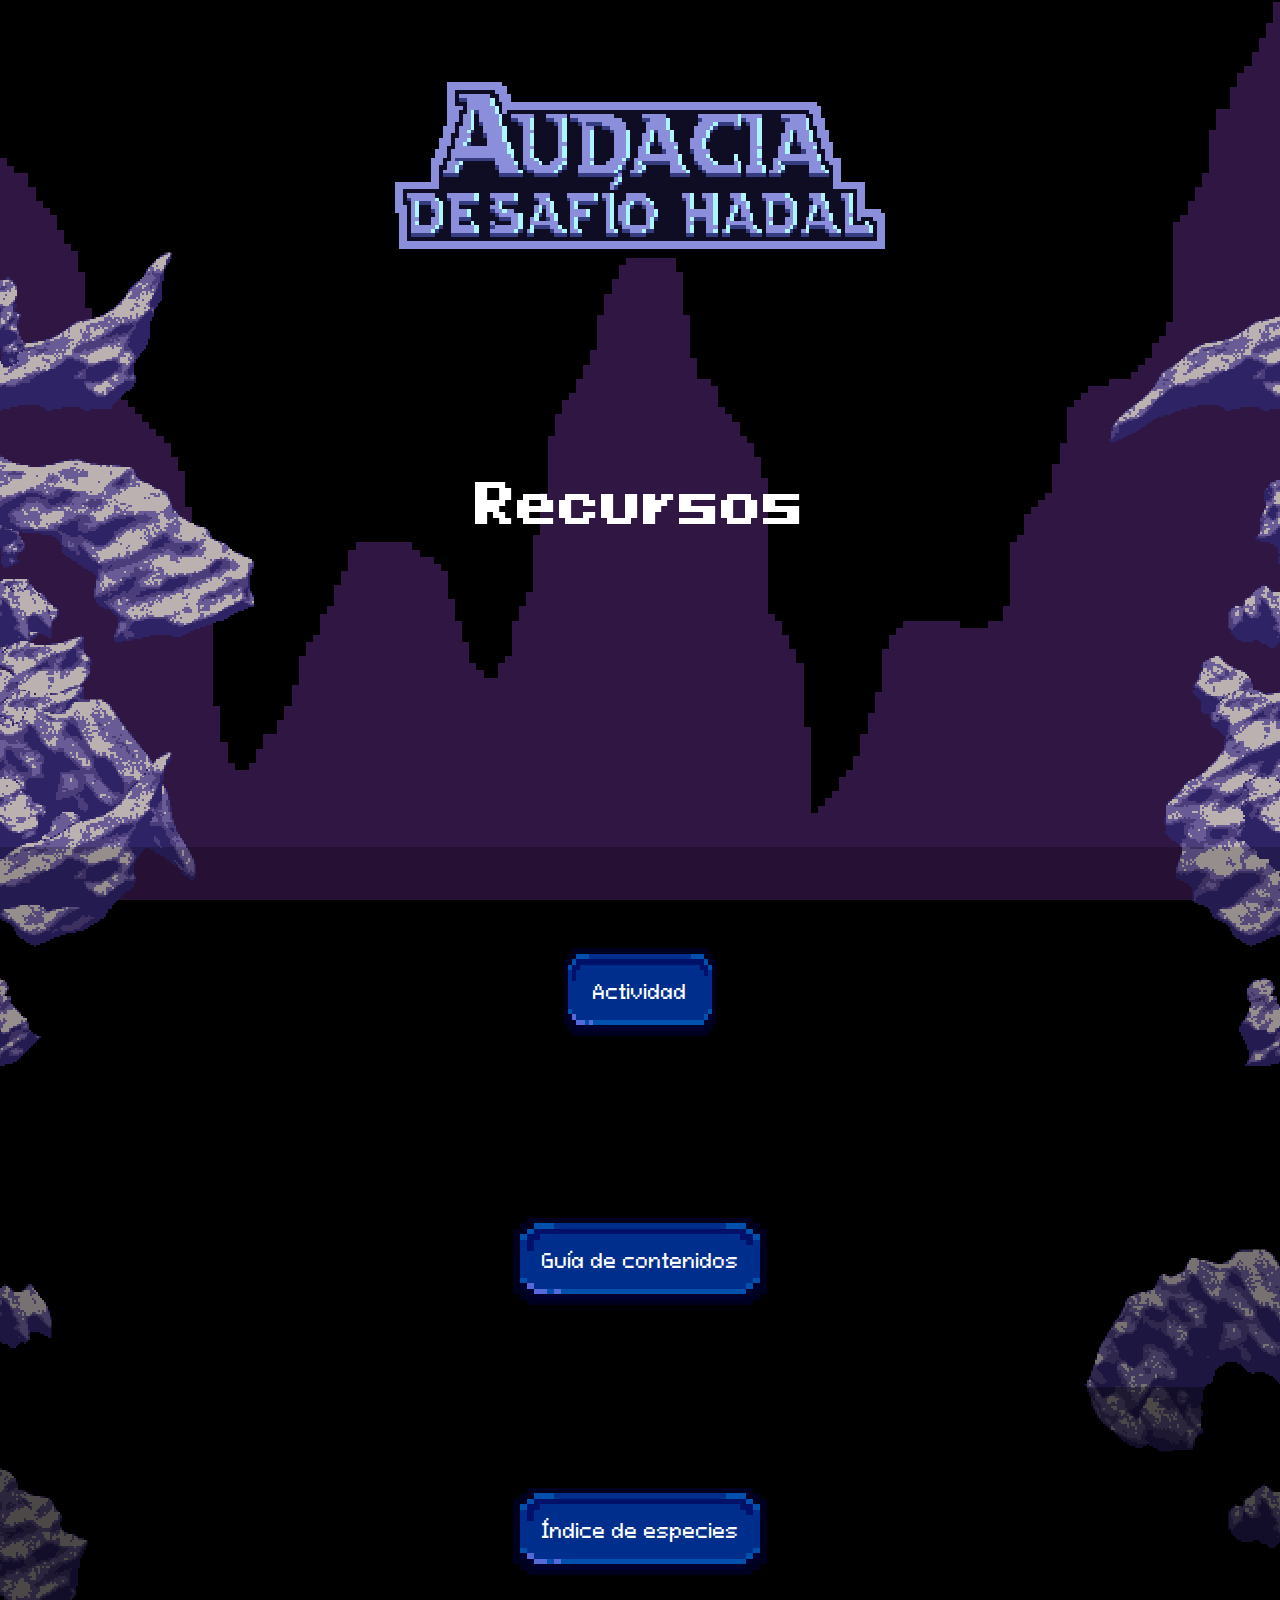
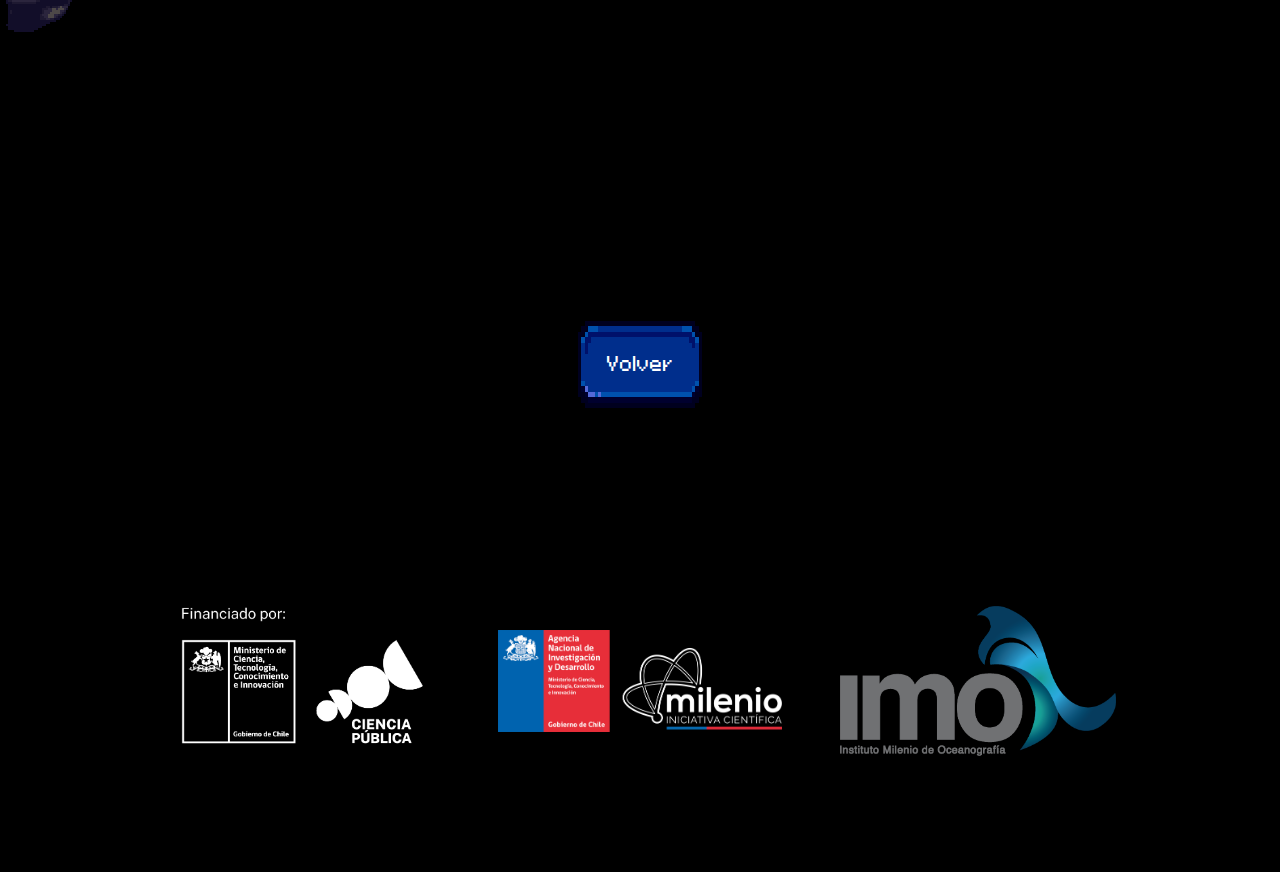
<file: resources.html>
<!DOCTYPE html><html lang="es"><head><meta charSet="utf-8"/><meta name="viewport" content="width=device-width, initial-scale=1"/><link rel="preload" as="image" href="wall/wall_5.png"/><link rel="preload" as="image" href="wall/wall_2.png"/><link rel="preload" as="image" href="wall/wall_11.png"/><link rel="preload" as="image" href="wall/wall_12.png"/><link rel="preload" as="image" href="wall/wall_3.png"/><link rel="preload" as="image" href="wall/wall_4.png"/><link rel="preload" as="image" href="wall/wall_7.png"/><link rel="preload" as="image" href="wall/wall_1.png"/><link rel="preload" as="image" href="wall/wall_8.png"/><link rel="preload" as="image" href="wall/wall_9.png"/><link rel="stylesheet" href="/_next/static/css/8ecd9fe89879719b.css" data-precedence="next"/><link rel="stylesheet" href="/_next/static/css/9ba6d82622559dcf.css" data-precedence="next"/><link rel="preload" as="script" fetchPriority="low" href="/_next/static/chunks/webpack-92e5ecda40788ad3.js"/><script src="/_next/static/chunks/fd9d1056-3eee857bde8f3b06.js" async=""></script><script src="/_next/static/chunks/117-fbe71c0e095d0770.js" async=""></script><script src="/_next/static/chunks/main-app-b6346571961ade96.js" async=""></script><script src="/_next/static/chunks/972-25f2910cc6db301c.js" async=""></script><script src="/_next/static/chunks/app/resources/page-0b1dcc0354732736.js" async=""></script><link rel="preload" as="image" href="/_next/static/media/title.a1ec8c7d.png"/><link rel="preload" as="image" href="logo_cp.png"/><link rel="preload" as="image" href="milenio.png"/><link rel="preload" as="image" href="imo1767x989.png"/><title>Audacia: Desafío Hadal</title><meta name="description" content="Vive la experiencia de viajar al inframundo con &quot;Audacia: Desafío Hadal&quot;.  Usa el lander para sumergirte en las 7 profundidades más extremas del planeta. Investiga más de 30 fascinantes habitantes de los abismos y descubre todos sus secretos. Explora las profundidades superando los más de 90 niveles y logra ser una eminencia científica de los mares."/><meta name="keywords" content="oceanografía,exploración,juego"/><meta property="og:title" content="Audacia: Desafío Hadal"/><meta property="og:description" content="Vive la experiencia de viajar al inframundo con &quot;Audacia: Desafío Hadal&quot;.  Usa el lander para sumergirte en las 7 profundidades más extremas del planeta. Investiga más de 30 fascinantes habitantes de los abismos y descubre todos sus secretos. Explora las profundidades superando los más de 90 niveles y logra ser una eminencia científica de los mares."/><meta property="og:image:type" content="image/png"/><meta property="og:image:width" content="2000"/><meta property="og:image:height" content="977"/><meta property="og:image" content="https://www.audaciagame.cl/opengraph-image.png?14da2c64ef12bd79"/><meta name="twitter:card" content="summary_large_image"/><meta name="twitter:title" content="Audacia: Desafío Hadal"/><meta name="twitter:description" content="Vive la experiencia de viajar al inframundo con &quot;Audacia: Desafío Hadal&quot;.  Usa el lander para sumergirte en las 7 profundidades más extremas del planeta. Investiga más de 30 fascinantes habitantes de los abismos y descubre todos sus secretos. Explora las profundidades superando los más de 90 niveles y logra ser una eminencia científica de los mares."/><meta name="twitter:image:type" content="image/png"/><meta name="twitter:image:width" content="2000"/><meta name="twitter:image:height" content="977"/><meta name="twitter:image" content="https://www.audaciagame.cl/opengraph-image.png?14da2c64ef12bd79"/><link rel="icon" href="/icon.png?0b5b387e39f15b77" type="image/png" sizes="512x512"/><script src="/_next/static/chunks/polyfills-42372ed130431b0a.js" noModule=""></script></head><body><div class="PageLayout_root__VjPfh PageLayout_background__YlN76" style="background-image:url(mount/mount_1.png)"><div><img src="wall/wall_5.png" style="position:absolute;transform:scale(200%);left:-10px;top:300px;image-rendering:pixelated"/></div><div><img src="wall/wall_2.png" style="position:absolute;transform:scale(200%);left:-10px;top:300px;image-rendering:pixelated"/></div><div><img src="wall/wall_2.png" style="position:absolute;transform:scale(200%);left:-10px;top:500px;image-rendering:pixelated"/></div><div><img src="wall/wall_11.png" style="position:absolute;transform:scale(200%);left:-10px;top:500px;image-rendering:pixelated"/></div><div><img src="wall/wall_12.png" style="position:absolute;transform:scale(200%);left:-10px;top:600px;image-rendering:pixelated"/></div><div><img src="wall/wall_3.png" style="position:absolute;transform:scale(200%);left:-10px;top:600px;image-rendering:pixelated"/></div><div><img src="wall/wall_4.png" style="position:absolute;transform:scale(200%);left:-10px;top:700px;image-rendering:pixelated"/></div><div><img src="wall/wall_7.png" style="position:absolute;transform:scale(200%);left:-10px;top:700px;image-rendering:pixelated"/></div><div><img src="wall/wall_4.png" style="position:absolute;transform:scale(200%);left:-10px;top:750px;image-rendering:pixelated"/></div><div><img src="wall/wall_1.png" style="position:absolute;transform:scale(200%);left:-10px;top:750px;image-rendering:pixelated"/></div><div><img src="wall/wall_8.png" style="position:absolute;transform:scale(200%);left:-10px;top:800px;image-rendering:pixelated"/></div><div><img src="wall/wall_5.png" style="position:absolute;transform:scale(200%);left:-10px;top:800px;image-rendering:pixelated"/></div><div><img src="wall/wall_9.png" style="position:absolute;transform:scale(200%);left:-10px;top:1000px;image-rendering:pixelated"/></div><div><img src="wall/wall_3.png" style="position:absolute;transform:scale(200%);left:-10px;top:1300px;image-rendering:pixelated"/></div><div><img src="wall/wall_7.png" style="position:absolute;transform:scale(200%);left:-10px;top:1500px;image-rendering:pixelated"/></div><div><img src="wall/wall_5.png" style="position:absolute;transform:scale(200%);right:-10px;top:300px;image-rendering:pixelated"/></div><div><img src="wall/wall_2.png" style="position:absolute;transform:scale(200%);right:-10px;top:500px;image-rendering:pixelated"/></div><div><img src="wall/wall_3.png" style="position:absolute;transform:scale(200%);right:-10px;top:600px;image-rendering:pixelated"/></div><div><img src="wall/wall_7.png" style="position:absolute;transform:scale(200%);right:-10px;top:700px;image-rendering:pixelated"/></div><div><img src="wall/wall_4.png" style="position:absolute;transform:scale(200%);right:-10px;top:750px;image-rendering:pixelated"/></div><div><img src="wall/wall_8.png" style="position:absolute;transform:scale(200%);right:-10px;top:800px;image-rendering:pixelated"/></div><div><img src="wall/wall_9.png" style="position:absolute;transform:scale(200%);right:-10px;top:1000px;image-rendering:pixelated"/></div><div><img src="wall/wall_1.png" style="position:absolute;transform:scale(200%);right:-10px;top:1300px;image-rendering:pixelated"/></div><div><img src="wall/wall_3.png" style="position:absolute;transform:scale(200%);right:-10px;top:1500px;image-rendering:pixelated"/></div><div style="position:relative"><div><div class="title" style="display:flex;justify-content:center;text-align:center;margin-bottom:10%;padding-top:3rem;padding-bottom:3rem"><div style="max-width:min(100%, 700px)"><img src="/_next/static/media/title.a1ec8c7d.png" width="70%" style="image-rendering:pixelated" alt="logo"/></div></div><div style="text-align:center"><h2 style="padding-bottom:5em">Recursos</h2><section class="Section_section__I3UPn " style="background-color:rgba(0,0,0, 0.19999999999999996)"><div><div style="padding-top:3em;padding-bottom:3em"><a class="link-button-dialog" href="/docs/actividad.pdf" target="_blank">Actividad</a></div></div></section><section class="Section_section__I3UPn " style="background-color:rgba(0,0,0, 0.3599999999999999)"><div><div style="padding-top:3em;padding-bottom:3em"><a class="link-button-dialog" href="/docs/guia_contenidos.pdf" target="_blank">Guía de contenidos</a></div></div></section><section class="Section_section__I3UPn " style="background-color:rgba(0,0,0, 0.5903999999999999)"><div><div style="padding-top:3em;padding-bottom:3em"><a class="link-button-dialog" href="/species">Índice de especies</a></div></div></section><section class="Section_section__I3UPn " style="background-color:rgba(0,0,0, 0.7378559999999998)"><div><div style="padding-top:9em;padding-bottom:3em"><a class="link-button-dialog" href="/">Volver</a></div></div></section></div></div><footer class="Footer_root__o94se"><section class="Section_section__I3UPn "><div><div><div class="super_container_1" style="image-rendering:initial"><div class="container"><div class="Footer_logos__T83Et"><img src="logo_cp.png" alt="Logo de Ciencia Pública"/><img src="milenio.png" alt="Logo de la iniciativa Milenio"/><img src="imo1767x989.png" alt="Logo del Instituto Milenio de Ocenaografía"/></div></div></div></div></div></section></footer></div></div><script src="/_next/static/chunks/webpack-92e5ecda40788ad3.js" async=""></script><script>(self.__next_f=self.__next_f||[]).push([0]);self.__next_f.push([2,null])</script><script>self.__next_f.push([1,"1:HL[\"/_next/static/css/8ecd9fe89879719b.css\",\"style\"]\n2:HL[\"/_next/static/css/9ba6d82622559dcf.css\",\"style\"]\n"])</script><script>self.__next_f.push([1,"3:I[2846,[],\"\"]\n5:I[2972,[\"972\",\"static/chunks/972-25f2910cc6db301c.js\",\"126\",\"static/chunks/app/resources/page-0b1dcc0354732736.js\"],\"\"]\n6:I[4707,[],\"\"]\n7:I[6423,[],\"\"]\n9:I[1060,[],\"\"]\na:[]\n"])</script><script>self.__next_f.push([1,"0:[\"$\",\"$L3\",null,{\"buildId\":\"Y1bo8omwz3EafzbpzBENS\",\"assetPrefix\":\"\",\"urlParts\":[\"\",\"resources\"],\"initialTree\":[\"\",{\"children\":[\"resources\",{\"children\":[\"__PAGE__\",{}]}]},\"$undefined\",\"$undefined\",true],\"initialSeedData\":[\"\",{\"children\":[\"resources\",{\"children\":[\"__PAGE__\",{},[[\"$L4\",[\"$\",\"div\",null,{\"children\":[[\"$\",\"div\",null,{\"className\":\"title\",\"style\":{\"display\":\"flex\",\"justifyContent\":\"center\",\"textAlign\":\"center\",\"marginBottom\":\"10%\",\"paddingTop\":\"3rem\",\"paddingBottom\":\"3rem\"},\"children\":[\"$\",\"div\",null,{\"style\":{\"maxWidth\":\"min(100%, 700px)\"},\"children\":[\"$\",\"img\",null,{\"src\":\"/_next/static/media/title.a1ec8c7d.png\",\"width\":\"70%\",\"style\":{\"imageRendering\":\"pixelated\"},\"alt\":\"logo\"}]}]}],[\"$\",\"div\",null,{\"style\":{\"textAlign\":\"center\"},\"children\":[[\"$\",\"h2\",null,{\"style\":{\"paddingBottom\":\"5em\"},\"children\":\"Recursos\"}],[\"$\",\"section\",null,{\"className\":\"Section_section__I3UPn \",\"style\":{\"backgroundColor\":\"rgba(0,0,0, 0.19999999999999996)\"},\"children\":[\"$\",\"div\",null,{\"children\":[\"$\",\"div\",null,{\"style\":{\"paddingTop\":\"3em\",\"paddingBottom\":\"3em\"},\"children\":[\"$\",\"a\",null,{\"className\":\"link-button-dialog\",\"href\":\"/docs/actividad.pdf\",\"target\":\"_blank\",\"children\":\"Actividad\"}]}]}]}],[\"$\",\"section\",null,{\"className\":\"Section_section__I3UPn \",\"style\":{\"backgroundColor\":\"rgba(0,0,0, 0.3599999999999999)\"},\"children\":[\"$\",\"div\",null,{\"children\":[\"$\",\"div\",null,{\"style\":{\"paddingTop\":\"3em\",\"paddingBottom\":\"3em\"},\"children\":[\"$\",\"a\",null,{\"className\":\"link-button-dialog\",\"href\":\"/docs/guia_contenidos.pdf\",\"target\":\"_blank\",\"children\":\"Guía de contenidos\"}]}]}]}],[\"$\",\"section\",null,{\"className\":\"Section_section__I3UPn \",\"style\":{\"backgroundColor\":\"rgba(0,0,0, 0.5903999999999999)\"},\"children\":[\"$\",\"div\",null,{\"children\":[\"$\",\"div\",null,{\"style\":{\"paddingTop\":\"3em\",\"paddingBottom\":\"3em\"},\"children\":[\"$\",\"$L5\",null,{\"className\":\"link-button-dialog\",\"href\":\"/species\",\"children\":\"Índice de especies\"}]}]}]}],[\"$\",\"section\",null,{\"className\":\"Section_section__I3UPn \",\"style\":{\"backgroundColor\":\"rgba(0,0,0, 0.7378559999999998)\"},\"children\":[\"$\",\"div\",null,{\"children\":[\"$\",\"div\",null,{\"style\":{\"paddingTop\":\"9em\",\"paddingBottom\":\"3em\"},\"children\":[\"$\",\"$L5\",null,{\"className\":\"link-button-dialog\",\"href\":\"/\",\"children\":\"Volver\"}]}]}]}]]}]]}],null],null],null]},[null,[\"$\",\"$L6\",null,{\"parallelRouterKey\":\"children\",\"segmentPath\":[\"children\",\"resources\",\"children\"],\"error\":\"$undefined\",\"errorStyles\":\"$undefined\",\"errorScripts\":\"$undefined\",\"template\":[\"$\",\"$L7\",null,{}],\"templateStyles\":\"$undefined\",\"templateScripts\":\"$undefined\",\"notFound\":\"$undefined\",\"notFoundStyles\":\"$undefined\"}]],null]},[[[[\"$\",\"link\",\"0\",{\"rel\":\"stylesheet\",\"href\":\"/_next/static/css/8ecd9fe89879719b.css\",\"precedence\":\"next\",\"crossOrigin\":\"$undefined\"}],[\"$\",\"link\",\"1\",{\"rel\":\"stylesheet\",\"href\":\"/_next/static/css/9ba6d82622559dcf.css\",\"precedence\":\"next\",\"crossOrigin\":\"$undefined\"}]],[\"$\",\"html\",null,{\"lang\":\"es\",\"children\":[\"$\",\"body\",null,{\"children\":[\"$\",\"div\",null,{\"className\":\"PageLayout_root__VjPfh PageLayout_background__YlN76\",\"style\":{\"backgroundImage\":\"url(mount/mount_1.png)\"},\"children\":[[\"$\",\"div\",null,{\"children\":[\"$\",\"img\",null,{\"src\":\"wall/wall_5.png\",\"style\":{\"position\":\"absolute\",\"transform\":\"scale(200%)\",\"left\":-10,\"top\":300,\"imageRendering\":\"pixelated\"}}]}],[\"$\",\"div\",null,{\"children\":[\"$\",\"img\",null,{\"src\":\"wall/wall_2.png\",\"style\":{\"position\":\"absolute\",\"transform\":\"scale(200%)\",\"left\":-10,\"top\":300,\"imageRendering\":\"pixelated\"}}]}],[\"$\",\"div\",null,{\"children\":[\"$\",\"img\",null,{\"src\":\"wall/wall_2.png\",\"style\":{\"position\":\"absolute\",\"transform\":\"scale(200%)\",\"left\":-10,\"top\":500,\"imageRendering\":\"pixelated\"}}]}],[\"$\",\"div\",null,{\"children\":[\"$\",\"img\",null,{\"src\":\"wall/wall_11.png\",\"style\":{\"position\":\"absolute\",\"transform\":\"scale(200%)\",\"left\":-10,\"top\":500,\"imageRendering\":\"pixelated\"}}]}],[\"$\",\"div\",null,{\"children\":[\"$\",\"img\",null,{\"src\":\"wall/wall_12.png\",\"style\":{\"position\":\"absolute\",\"transform\":\"scale(200%)\",\"left\":-10,\"top\":600,\"imageRendering\":\"pixelated\"}}]}],[\"$\",\"div\",null,{\"children\":[\"$\",\"img\",null,{\"src\":\"wall/wall_3.png\",\"style\":{\"position\":\"absolute\",\"transform\":\"scale(200%)\",\"left\":-10,\"top\":600,\"imageRendering\":\"pixelated\"}}]}],[\"$\",\"div\",null,{\"children\":[\"$\",\"img\",null,{\"src\":\"wall/wall_4.png\",\"style\":{\"position\":\"absolute\",\"transform\":\"scale(200%)\",\"left\":-10,\"top\":700,\"imageRendering\":\"pixelated\"}}]}],[\"$\",\"div\",null,{\"children\":[\"$\",\"img\",null,{\"src\":\"wall/wall_7.png\",\"style\":{\"position\":\"absolute\",\"transform\":\"scale(200%)\",\"left\":-10,\"top\":700,\"imageRendering\":\"pixelated\"}}]}],[\"$\",\"div\",null,{\"children\":[\"$\",\"img\",null,{\"src\":\"wall/wall_4.png\",\"style\":{\"position\":\"absolute\",\"transform\":\"scale(200%)\",\"left\":-10,\"top\":750,\"imageRendering\":\"pixelated\"}}]}],[\"$\",\"div\",null,{\"children\":[\"$\",\"img\",null,{\"src\":\"wall/wall_1.png\",\"style\":{\"position\":\"absolute\",\"transform\":\"scale(200%)\",\"left\":-10,\"top\":750,\"imageRendering\":\"pixelated\"}}]}],[\"$\",\"div\",null,{\"children\":[\"$\",\"img\",null,{\"src\":\"wall/wall_8.png\",\"style\":{\"position\":\"absolute\",\"transform\":\"scale(200%)\",\"left\":-10,\"top\":800,\"imageRendering\":\"pixelated\"}}]}],[\"$\",\"div\",null,{\"children\":[\"$\",\"img\",null,{\"src\":\"wall/wall_5.png\",\"style\":{\"position\":\"absolute\",\"transform\":\"scale(200%)\",\"left\":-10,\"top\":800,\"imageRendering\":\"pixelated\"}}]}],[\"$\",\"div\",null,{\"children\":[\"$\",\"img\",null,{\"src\":\"wall/wall_9.png\",\"style\":{\"position\":\"absolute\",\"transform\":\"scale(200%)\",\"left\":-10,\"top\":1000,\"imageRendering\":\"pixelated\"}}]}],[\"$\",\"div\",null,{\"children\":[\"$\",\"img\",null,{\"src\":\"wall/wall_3.png\",\"style\":{\"position\":\"absolute\",\"transform\":\"scale(200%)\",\"left\":-10,\"top\":1300,\"imageRendering\":\"pixelated\"}}]}],[\"$\",\"div\",null,{\"children\":[\"$\",\"img\",null,{\"src\":\"wall/wall_7.png\",\"style\":{\"position\":\"absolute\",\"transform\":\"scale(200%)\",\"left\":-10,\"top\":1500,\"imageRendering\":\"pixelated\"}}]}],[\"$\",\"div\",null,{\"children\":[\"$\",\"img\",null,{\"src\":\"wall/wall_5.png\",\"style\":{\"position\":\"absolute\",\"transform\":\"scale(200%)\",\"right\":-10,\"top\":300,\"imageRendering\":\"pixelated\"}}]}],[\"$\",\"div\",null,{\"children\":[\"$\",\"img\",null,{\"src\":\"wall/wall_2.png\",\"style\":{\"position\":\"absolute\",\"transform\":\"scale(200%)\",\"right\":-10,\"top\":500,\"imageRendering\":\"pixelated\"}}]}],[\"$\",\"div\",null,{\"children\":[\"$\",\"img\",null,{\"src\":\"wall/wall_3.png\",\"style\":{\"position\":\"absolute\",\"transform\":\"scale(200%)\",\"right\":-10,\"top\":600,\"imageRendering\":\"pixelated\"}}]}],[\"$\",\"div\",null,{\"children\":[\"$\",\"img\",null,{\"src\":\"wall/wall_7.png\",\"style\":{\"position\":\"absolute\",\"transform\":\"scale(200%)\",\"right\":-10,\"top\":700,\"imageRendering\":\"pixelated\"}}]}],[\"$\",\"div\",null,{\"children\":[\"$\",\"img\",null,{\"src\":\"wall/wall_4.png\",\"style\":{\"position\":\"absolute\",\"transform\":\"scale(200%)\",\"right\":-10,\"top\":750,\"imageRendering\":\"pixelated\"}}]}],[\"$\",\"div\",null,{\"children\":[\"$\",\"img\",null,{\"src\":\"wall/wall_8.png\",\"style\":{\"position\":\"absolute\",\"transform\":\"scale(200%)\",\"right\":-10,\"top\":800,\"imageRendering\":\"pixelated\"}}]}],[\"$\",\"div\",null,{\"children\":[\"$\",\"img\",null,{\"src\":\"wall/wall_9.png\",\"style\":{\"position\":\"absolute\",\"transform\":\"scale(200%)\",\"right\":-10,\"top\":1000,\"imageRendering\":\"pixelated\"}}]}],[\"$\",\"div\",null,{\"children\":[\"$\",\"img\",null,{\"src\":\"wall/wall_1.png\",\"style\":{\"position\":\"absolute\",\"transform\":\"scale(200%)\",\"right\":-10,\"top\":1300,\"imageRendering\":\"pixelated\"}}]}],[\"$\",\"div\",null,{\"children\":[\"$\",\"img\",null,{\"src\":\"wall/wall_3.png\",\"style\":{\"position\":\"absolute\",\"transform\":\"scale(200%)\",\"right\":-10,\"top\":1500,\"imageRendering\":\"pixelated\"}}]}],[\"$\",\"div\",null,{\"style\":{\"position\":\"relative\"},\"children\":[[\"$\",\"$L6\",null,{\"parallelRouterKey\":\"children\",\"segmentPath\":[\"children\"],\"error\":\"$undefined\",\"errorStyles\":\"$undefined\",\"errorScripts\":\"$undefined\",\"template\":[\"$\",\"$L7\",null,{}],\"templateStyles\":\"$undefined\",\"templateScripts\":\"$undefined\",\"notFound\":[[\"$\",\"title\",null,{\"children\":\"404: This page could not be found.\"}],[\"$\",\"div\",null,{\"style\":{\"fontFamily\":\"system-ui,\\\"Segoe UI\\\",Roboto,Helvetica,Arial,sans-serif,\\\"Apple Color Emoji\\\",\\\"Segoe UI Emoji\\\"\",\"height\":\"100vh\",\"textAlign\":\"center\",\"display\":\"flex\",\"flexDirection\":\"column\",\"alignItems\":\"center\",\"justifyContent\":\"center\"},\"children\":[\"$\",\"div\",null,{\"children\":[[\"$\",\"style\",null,{\"dangerouslySetInnerHTML\":{\"__html\":\"body{color:#000;background:#fff;margin:0}.next-error-h1{border-right:1px solid rgba(0,0,0,.3)}@media (prefers-color-scheme:dark){body{color:#fff;background:#000}.next-error-h1{border-right:1px solid rgba(255,255,255,.3)}}\"}}],[\"$\",\"h1\",null,{\"className\":\"next-error-h1\",\"style\":{\"display\":\"inline-block\",\"margin\":\"0 20px 0 0\",\"padding\":\"0 23px 0 0\",\"fontSize\":24,\"fontWeight\":500,\"verticalAlign\":\"top\",\"lineHeight\":\"49px\"},\"children\":\"404\"}],[\"$\",\"div\",null,{\"style\":{\"display\":\"inline-block\"},\"children\":[\"$\",\"h2\",null,{\"style\":{\"fontSize\":14,\"fontWeight\":400,\"lineHeight\":\"49px\",\"margin\":0},\"children\":\"This page could not be found.\"}]}]]}]}]],\"notFoundStyles\":[]}],[\"$\",\"footer\",null,{\"className\":\"Footer_root__o94se\",\"children\":[\"$\",\"section\",null,{\"className\":\"Section_section__I3UPn \",\"style\":{},\"children\":[\"$\",\"div\",null,{\"children\":[\"$\",\"div\",null,{\"className\":\"$undefined\",\"children\":[\"$\",\"div\",null,{\"className\":\"super_container_1\",\"style\":{\"imageRendering\":\"initial\"},\"children\":[\"$\",\"div\",null,{\"className\":\"container\",\"children\":[\"$\",\"div\",null,{\"className\":\"Footer_logos__T83Et\",\"children\":[[\"$\",\"img\",null,{\"src\":\"logo_cp.png\",\"alt\":\"Logo de Ciencia Pública\"}],[\"$\",\"img\",null,{\"src\":\"milenio.png\",\"alt\":\"Logo de la iniciativa Milenio\"}],[\"$\",\"img\",null,{\"src\":\"imo1767x989.png\",\"alt\":\"Logo del Instituto Milenio de Ocenaografía\"}]]}]}]}]}]}]}]}]]}]]}]}]}]],null],null],\"couldBeIntercepted\":false,\"initialHead\":[null,\"$L8\"],\"globalErrorComponent\":\"$9\",\"missingSlots\":\"$Wa\"}]\n"])</script><script>self.__next_f.push([1,"8:[[\"$\",\"meta\",\"0\",{\"name\":\"viewport\",\"content\":\"width=device-width, initial-scale=1\"}],[\"$\",\"meta\",\"1\",{\"charSet\":\"utf-8\"}],[\"$\",\"title\",\"2\",{\"children\":\"Audacia: Desafío Hadal\"}],[\"$\",\"meta\",\"3\",{\"name\":\"description\",\"content\":\"Vive la experiencia de viajar al inframundo con \\\"Audacia: Desafío Hadal\\\".  Usa el lander para sumergirte en las 7 profundidades más extremas del planeta. Investiga más de 30 fascinantes habitantes de los abismos y descubre todos sus secretos. Explora las profundidades superando los más de 90 niveles y logra ser una eminencia científica de los mares.\"}],[\"$\",\"meta\",\"4\",{\"name\":\"keywords\",\"content\":\"oceanografía,exploración,juego\"}],[\"$\",\"meta\",\"5\",{\"property\":\"og:title\",\"content\":\"Audacia: Desafío Hadal\"}],[\"$\",\"meta\",\"6\",{\"property\":\"og:description\",\"content\":\"Vive la experiencia de viajar al inframundo con \\\"Audacia: Desafío Hadal\\\".  Usa el lander para sumergirte en las 7 profundidades más extremas del planeta. Investiga más de 30 fascinantes habitantes de los abismos y descubre todos sus secretos. Explora las profundidades superando los más de 90 niveles y logra ser una eminencia científica de los mares.\"}],[\"$\",\"meta\",\"7\",{\"property\":\"og:image:type\",\"content\":\"image/png\"}],[\"$\",\"meta\",\"8\",{\"property\":\"og:image:width\",\"content\":\"2000\"}],[\"$\",\"meta\",\"9\",{\"property\":\"og:image:height\",\"content\":\"977\"}],[\"$\",\"meta\",\"10\",{\"property\":\"og:image\",\"content\":\"https://www.audaciagame.cl/opengraph-image.png?14da2c64ef12bd79\"}],[\"$\",\"meta\",\"11\",{\"name\":\"twitter:card\",\"content\":\"summary_large_image\"}],[\"$\",\"meta\",\"12\",{\"name\":\"twitter:title\",\"content\":\"Audacia: Desafío Hadal\"}],[\"$\",\"meta\",\"13\",{\"name\":\"twitter:description\",\"content\":\"Vive la experiencia de viajar al inframundo con \\\"Audacia: Desafío Hadal\\\".  Usa el lander para sumergirte en las 7 profundidades más extremas del planeta. Investiga más de 30 fascinantes habitantes de los abismos y descubre todos sus secretos. Explora las profundidades superando los más de 90 niveles y logra ser una eminencia científica de los mares.\"}],[\"$\",\"meta\",\"14\",{\"name\":\"twitter:image:type\",\"content\":\"image/png\"}],[\"$\",\"meta\",\"15\",{\"name\":\"twitter:image:width\",\"content\":\"2000\"}],[\"$\",\"meta\",\"16\",{\"name\":\"twitter:image:height\",\"content\":\"977\"}],[\"$\",\"meta\",\"17\",{\"name\":\"twitter:image\",\"content\":\"https://www.audaciagame.cl/opengraph-image.png?14da2c64ef12bd79\"}],[\"$\",\"link\",\"18\",{\"rel\":\"icon\",\"href\":\"/icon.png?0b5b387e39f15b77\",\"type\":\"image/png\",\"sizes\":\"512x512\"}]]\n"])</script><script>self.__next_f.push([1,"4:null\n"])</script></body></html>
</file>
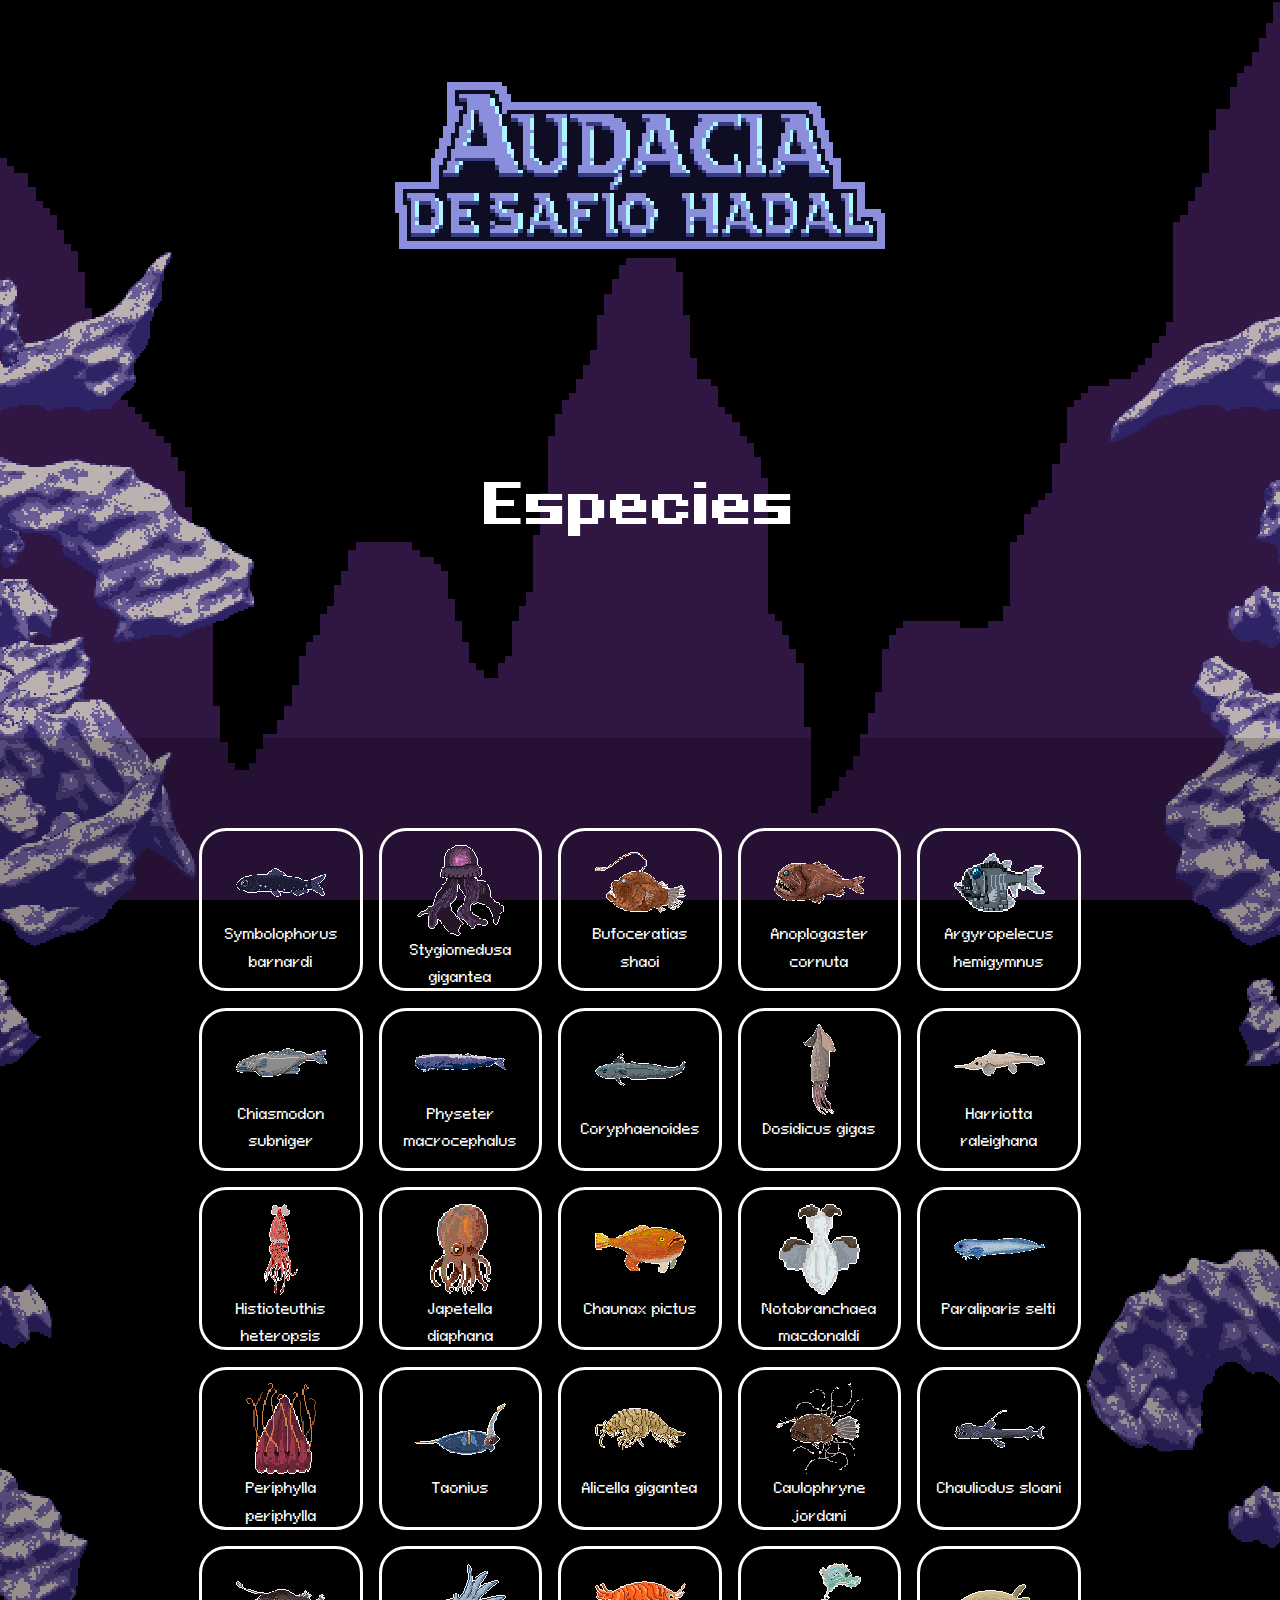
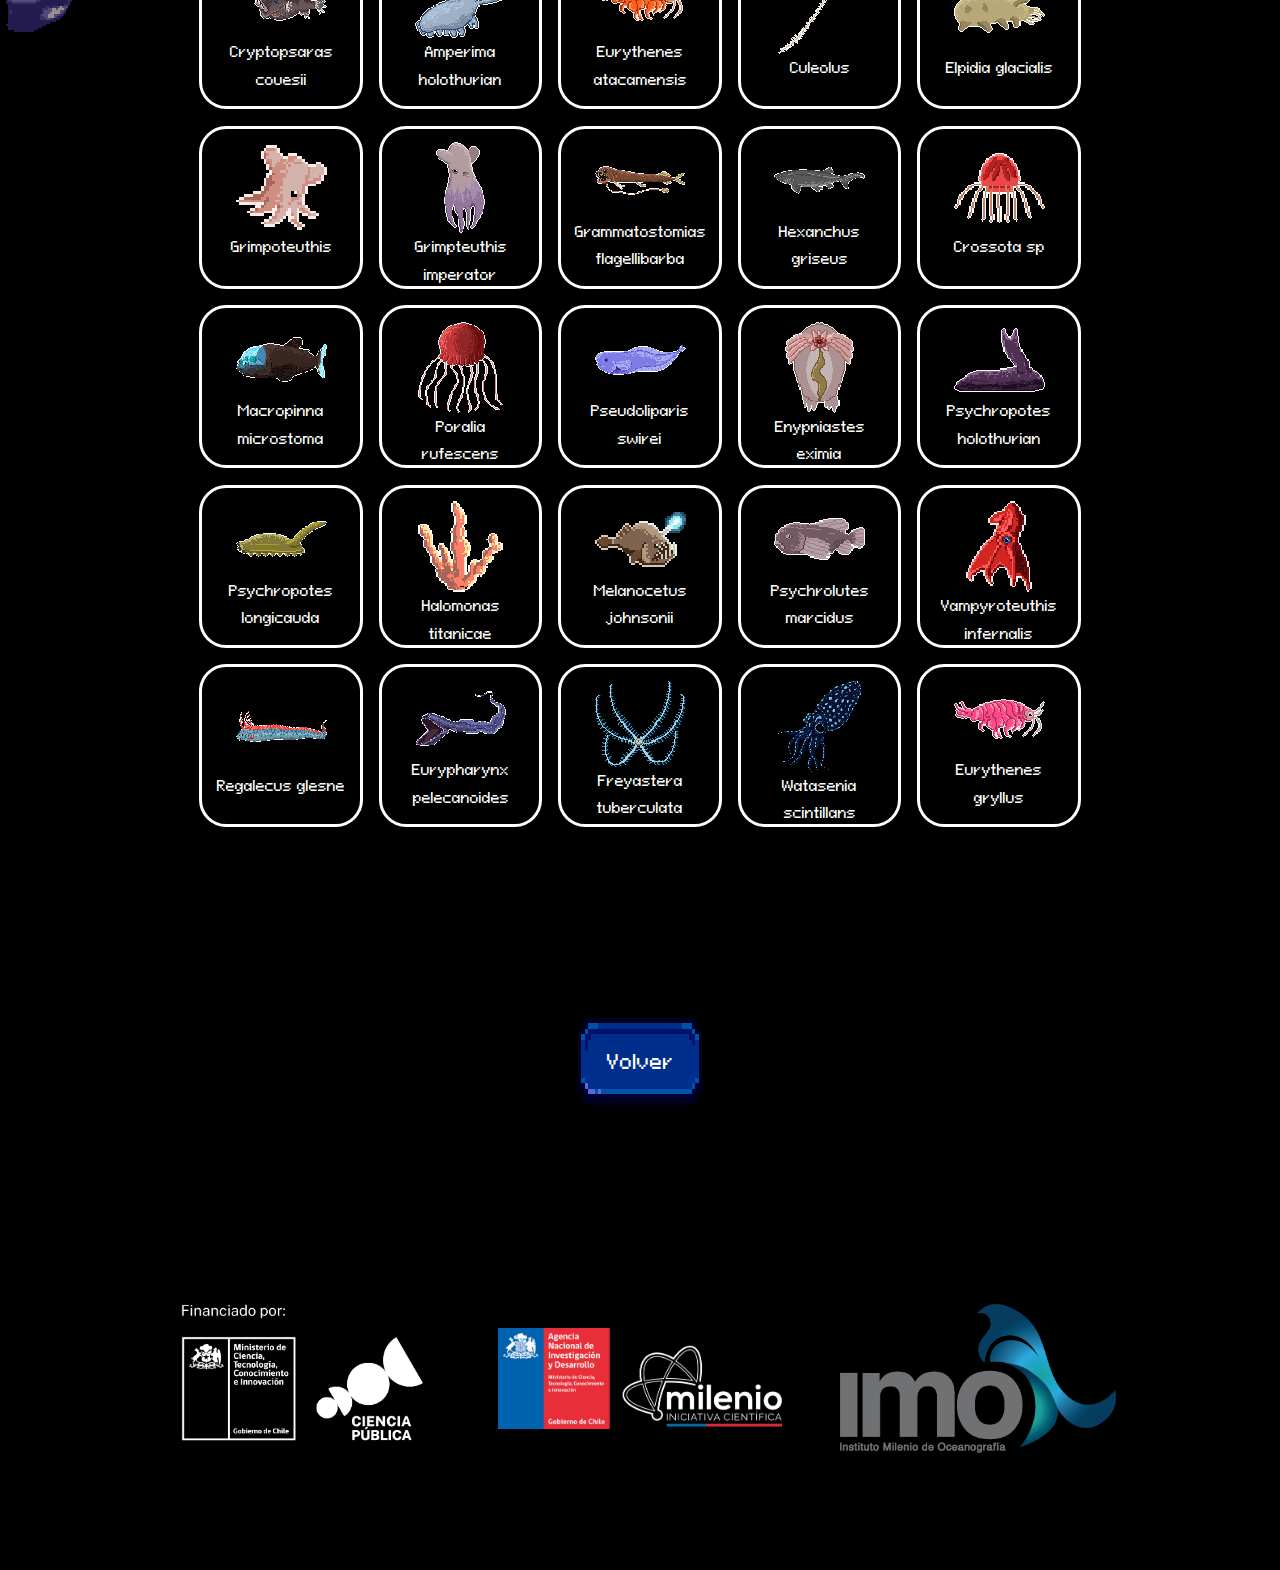
<file: species.html>
<!DOCTYPE html><html lang="es"><head><meta charSet="utf-8"/><meta name="viewport" content="width=device-width, initial-scale=1"/><link rel="preload" as="image" href="wall/wall_5.png"/><link rel="preload" as="image" href="wall/wall_2.png"/><link rel="preload" as="image" href="wall/wall_11.png"/><link rel="preload" as="image" href="wall/wall_12.png"/><link rel="preload" as="image" href="wall/wall_3.png"/><link rel="preload" as="image" href="wall/wall_4.png"/><link rel="preload" as="image" href="wall/wall_7.png"/><link rel="preload" as="image" href="wall/wall_1.png"/><link rel="preload" as="image" href="wall/wall_8.png"/><link rel="preload" as="image" href="wall/wall_9.png"/><link rel="stylesheet" href="/_next/static/css/8ecd9fe89879719b.css" data-precedence="next"/><link rel="stylesheet" href="/_next/static/css/9ba6d82622559dcf.css" data-precedence="next"/><link rel="stylesheet" href="/_next/static/css/180946e3e3191342.css" data-precedence="next"/><link rel="preload" as="script" fetchPriority="low" href="/_next/static/chunks/webpack-92e5ecda40788ad3.js"/><script src="/_next/static/chunks/fd9d1056-3eee857bde8f3b06.js" async=""></script><script src="/_next/static/chunks/117-fbe71c0e095d0770.js" async=""></script><script src="/_next/static/chunks/main-app-b6346571961ade96.js" async=""></script><script src="/_next/static/chunks/972-25f2910cc6db301c.js" async=""></script><script src="/_next/static/chunks/app/species/page-a8734b92a09aede0.js" async=""></script><link rel="preload" as="image" href="/_next/static/media/title.a1ec8c7d.png"/><link rel="preload" as="image" href="species/sprite/pez_linterna.png"/><link rel="preload" as="image" href="species/sprite/medusa_fantasma.png"/><link rel="preload" as="image" href="species/sprite/bufoceratias_shaoi.png"/><link rel="preload" as="image" href="species/sprite/anoplogaster_cornuta.png"/><link rel="preload" as="image" href="species/sprite/argyropelecus_hemigymnus.png"/><link rel="preload" as="image" href="species/sprite/chiasmodon_subniger.png"/><link rel="preload" as="image" href="species/sprite/cachalote.png"/><link rel="preload" as="image" href="species/sprite/coryphaenoides_spp.png"/><link rel="preload" as="image" href="species/sprite/dosidicus_gigas.png"/><link rel="preload" as="image" href="species/sprite/harriotta_raleighana.png"/><link rel="preload" as="image" href="species/sprite/histioteuthis_heteropsis.png"/><link rel="preload" as="image" href="species/sprite/japetella_diaphana.png"/><link rel="preload" as="image" href="species/sprite/chaunax_pictus.png"/><link rel="preload" as="image" href="species/sprite/notobranchaea_macdonaldi.png"/><link rel="preload" as="image" href="species/sprite/paraliparis_selti.png"/><link rel="preload" as="image" href="species/sprite/periphylla_periphylla.png"/><link rel="preload" as="image" href="species/sprite/taonius_sp.png"/><link rel="preload" as="image" href="species/sprite/alicella_gigantea.png"/><link rel="preload" as="image" href="species/sprite/caulophryne_jordani.png"/><link rel="preload" as="image" href="species/sprite/chauliodus_sloani.png"/><link rel="preload" as="image" href="species/sprite/cryptopsaras_couesii.png"/><link rel="preload" as="image" href="species/sprite/amperima_holothurian.png"/><link rel="preload" as="image" href="species/sprite/anfi_atacama.png"/><link rel="preload" as="image" href="species/sprite/culeolus_sp.png"/><link rel="preload" as="image" href="species/sprite/elpidia_glacialis.png"/><link rel="preload" as="image" href="species/sprite/pez_dumbo_pequeño.png"/><link rel="preload" as="image" href="species/sprite/pulpo_dumbo_emperador.png"/><link rel="preload" as="image" href="species/sprite/grammatostomias_flagellibarba.png"/><link rel="preload" as="image" href="species/sprite/hexanchus_griseus.png"/><link rel="preload" as="image" href="species/sprite/medusa_bioluminiscente.png"/><link rel="preload" as="image" href="species/sprite/macropinna_microstoma.png"/><link rel="preload" as="image" href="species/sprite/poralia_rufescens.png"/><link rel="preload" as="image" href="species/sprite/pez_babosa.png"/><link rel="preload" as="image" href="species/sprite/enypniastes_eximia.png"/><link rel="preload" as="image" href="species/sprite/psychropotes_holothurian.png"/><link rel="preload" as="image" href="species/sprite/psychropotes_longicauda.png"/><link rel="preload" as="image" href="species/sprite/halomonas_titanicae.png"/><link rel="preload" as="image" href="species/sprite/pez_rape.png"/><link rel="preload" as="image" href="species/sprite/pez_gota.png"/><link rel="preload" as="image" href="species/sprite/calamar_vampiro.png"/><link rel="preload" as="image" href="species/sprite/regalecus_glesne.png"/><link rel="preload" as="image" href="species/sprite/eurypharynx_pelecanoides.png"/><link rel="preload" as="image" href="species/sprite/freyastera_tuberculata.png"/><link rel="preload" as="image" href="species/sprite/calamar_luciernaga.png"/><link rel="preload" as="image" href="species/sprite/anfi_molloy.png"/><link rel="preload" as="image" href="logo_cp.png"/><link rel="preload" as="image" href="milenio.png"/><link rel="preload" as="image" href="imo1767x989.png"/><title>Audacia: Desafío Hadal</title><meta name="description" content="Vive la experiencia de viajar al inframundo con &quot;Audacia: Desafío Hadal&quot;.  Usa el lander para sumergirte en las 7 profundidades más extremas del planeta. Investiga más de 30 fascinantes habitantes de los abismos y descubre todos sus secretos. Explora las profundidades superando los más de 90 niveles y logra ser una eminencia científica de los mares."/><meta name="keywords" content="oceanografía,exploración,juego"/><meta property="og:title" content="Audacia: Desafío Hadal"/><meta property="og:description" content="Vive la experiencia de viajar al inframundo con &quot;Audacia: Desafío Hadal&quot;.  Usa el lander para sumergirte en las 7 profundidades más extremas del planeta. Investiga más de 30 fascinantes habitantes de los abismos y descubre todos sus secretos. Explora las profundidades superando los más de 90 niveles y logra ser una eminencia científica de los mares."/><meta property="og:image:type" content="image/png"/><meta property="og:image:width" content="2000"/><meta property="og:image:height" content="977"/><meta property="og:image" content="https://www.audaciagame.cl/opengraph-image.png?14da2c64ef12bd79"/><meta name="twitter:card" content="summary_large_image"/><meta name="twitter:title" content="Audacia: Desafío Hadal"/><meta name="twitter:description" content="Vive la experiencia de viajar al inframundo con &quot;Audacia: Desafío Hadal&quot;.  Usa el lander para sumergirte en las 7 profundidades más extremas del planeta. Investiga más de 30 fascinantes habitantes de los abismos y descubre todos sus secretos. Explora las profundidades superando los más de 90 niveles y logra ser una eminencia científica de los mares."/><meta name="twitter:image:type" content="image/png"/><meta name="twitter:image:width" content="2000"/><meta name="twitter:image:height" content="977"/><meta name="twitter:image" content="https://www.audaciagame.cl/opengraph-image.png?14da2c64ef12bd79"/><link rel="icon" href="/icon.png?0b5b387e39f15b77" type="image/png" sizes="512x512"/><script src="/_next/static/chunks/polyfills-42372ed130431b0a.js" noModule=""></script></head><body><div class="PageLayout_root__VjPfh PageLayout_background__YlN76" style="background-image:url(mount/mount_1.png)"><div><img src="wall/wall_5.png" style="position:absolute;transform:scale(200%);left:-10px;top:300px;image-rendering:pixelated"/></div><div><img src="wall/wall_2.png" style="position:absolute;transform:scale(200%);left:-10px;top:300px;image-rendering:pixelated"/></div><div><img src="wall/wall_2.png" style="position:absolute;transform:scale(200%);left:-10px;top:500px;image-rendering:pixelated"/></div><div><img src="wall/wall_11.png" style="position:absolute;transform:scale(200%);left:-10px;top:500px;image-rendering:pixelated"/></div><div><img src="wall/wall_12.png" style="position:absolute;transform:scale(200%);left:-10px;top:600px;image-rendering:pixelated"/></div><div><img src="wall/wall_3.png" style="position:absolute;transform:scale(200%);left:-10px;top:600px;image-rendering:pixelated"/></div><div><img src="wall/wall_4.png" style="position:absolute;transform:scale(200%);left:-10px;top:700px;image-rendering:pixelated"/></div><div><img src="wall/wall_7.png" style="position:absolute;transform:scale(200%);left:-10px;top:700px;image-rendering:pixelated"/></div><div><img src="wall/wall_4.png" style="position:absolute;transform:scale(200%);left:-10px;top:750px;image-rendering:pixelated"/></div><div><img src="wall/wall_1.png" style="position:absolute;transform:scale(200%);left:-10px;top:750px;image-rendering:pixelated"/></div><div><img src="wall/wall_8.png" style="position:absolute;transform:scale(200%);left:-10px;top:800px;image-rendering:pixelated"/></div><div><img src="wall/wall_5.png" style="position:absolute;transform:scale(200%);left:-10px;top:800px;image-rendering:pixelated"/></div><div><img src="wall/wall_9.png" style="position:absolute;transform:scale(200%);left:-10px;top:1000px;image-rendering:pixelated"/></div><div><img src="wall/wall_3.png" style="position:absolute;transform:scale(200%);left:-10px;top:1300px;image-rendering:pixelated"/></div><div><img src="wall/wall_7.png" style="position:absolute;transform:scale(200%);left:-10px;top:1500px;image-rendering:pixelated"/></div><div><img src="wall/wall_5.png" style="position:absolute;transform:scale(200%);right:-10px;top:300px;image-rendering:pixelated"/></div><div><img src="wall/wall_2.png" style="position:absolute;transform:scale(200%);right:-10px;top:500px;image-rendering:pixelated"/></div><div><img src="wall/wall_3.png" style="position:absolute;transform:scale(200%);right:-10px;top:600px;image-rendering:pixelated"/></div><div><img src="wall/wall_7.png" style="position:absolute;transform:scale(200%);right:-10px;top:700px;image-rendering:pixelated"/></div><div><img src="wall/wall_4.png" style="position:absolute;transform:scale(200%);right:-10px;top:750px;image-rendering:pixelated"/></div><div><img src="wall/wall_8.png" style="position:absolute;transform:scale(200%);right:-10px;top:800px;image-rendering:pixelated"/></div><div><img src="wall/wall_9.png" style="position:absolute;transform:scale(200%);right:-10px;top:1000px;image-rendering:pixelated"/></div><div><img src="wall/wall_1.png" style="position:absolute;transform:scale(200%);right:-10px;top:1300px;image-rendering:pixelated"/></div><div><img src="wall/wall_3.png" style="position:absolute;transform:scale(200%);right:-10px;top:1500px;image-rendering:pixelated"/></div><div style="position:relative"><div><div class="title" style="display:flex;justify-content:center;text-align:center;margin-bottom:10%;padding-top:3rem;padding-bottom:3rem"><div style="max-width:min(100%, 700px)"><img src="/_next/static/media/title.a1ec8c7d.png" width="70%" style="image-rendering:pixelated" alt="logo"/></div></div><div style="text-align:center"><h2 style="padding-bottom:3em">Especies</h2><section class="Section_section__I3UPn " style="background-color:rgba(0,0,0, 0.19999999999999996)"><div><div style="padding-top:3em;padding-bottom:3em;flex:1 1 auto;width:100%;display:flex;flex-wrap:wrap;justify-content:center"><a class="species-box"><img class="species-img" src="species/sprite/pez_linterna.png" alt=""/><div style="font-size:0.5em">Symbolophorus barnardi</div></a><a class="species-box"><img class="species-img" src="species/sprite/medusa_fantasma.png" alt=""/><div style="font-size:0.5em">Stygiomedusa gigantea</div></a><a class="species-box"><img class="species-img" src="species/sprite/bufoceratias_shaoi.png" alt=""/><div style="font-size:0.5em">Bufoceratias shaoi</div></a><a class="species-box"><img class="species-img" src="species/sprite/anoplogaster_cornuta.png" alt=""/><div style="font-size:0.5em">Anoplogaster cornuta</div></a><a class="species-box"><img class="species-img" src="species/sprite/argyropelecus_hemigymnus.png" alt=""/><div style="font-size:0.5em">Argyropelecus hemigymnus</div></a><a class="species-box"><img class="species-img" src="species/sprite/chiasmodon_subniger.png" alt=""/><div style="font-size:0.5em">Chiasmodon subniger</div></a><a class="species-box"><img class="species-img" src="species/sprite/cachalote.png" alt=""/><div style="font-size:0.5em">Physeter macrocephalus</div></a><a class="species-box"><img class="species-img" src="species/sprite/coryphaenoides_spp.png" alt=""/><div style="font-size:0.5em">Coryphaenoides</div></a><a class="species-box"><img class="species-img" src="species/sprite/dosidicus_gigas.png" alt=""/><div style="font-size:0.5em">Dosidicus gigas</div></a><a class="species-box"><img class="species-img" src="species/sprite/harriotta_raleighana.png" alt=""/><div style="font-size:0.5em">Harriotta raleighana</div></a><a class="species-box"><img class="species-img" src="species/sprite/histioteuthis_heteropsis.png" alt=""/><div style="font-size:0.5em">Histioteuthis heteropsis</div></a><a class="species-box"><img class="species-img" src="species/sprite/japetella_diaphana.png" alt=""/><div style="font-size:0.5em">Japetella diaphana</div></a><a class="species-box"><img class="species-img" src="species/sprite/chaunax_pictus.png" alt=""/><div style="font-size:0.5em">Chaunax pictus</div></a><a class="species-box"><img class="species-img" src="species/sprite/notobranchaea_macdonaldi.png" alt=""/><div style="font-size:0.5em">Notobranchaea macdonaldi</div></a><a class="species-box"><img class="species-img" src="species/sprite/paraliparis_selti.png" alt=""/><div style="font-size:0.5em">Paraliparis selti</div></a><a class="species-box"><img class="species-img" src="species/sprite/periphylla_periphylla.png" alt=""/><div style="font-size:0.5em">Periphylla periphylla</div></a><a class="species-box"><img class="species-img" src="species/sprite/taonius_sp.png" alt=""/><div style="font-size:0.5em">Taonius</div></a><a class="species-box"><img class="species-img" src="species/sprite/alicella_gigantea.png" alt=""/><div style="font-size:0.5em">Alicella gigantea</div></a><a class="species-box"><img class="species-img" src="species/sprite/caulophryne_jordani.png" alt=""/><div style="font-size:0.5em">Caulophryne jordani</div></a><a class="species-box"><img class="species-img" src="species/sprite/chauliodus_sloani.png" alt=""/><div style="font-size:0.5em">Chauliodus sloani</div></a><a class="species-box"><img class="species-img" src="species/sprite/cryptopsaras_couesii.png" alt=""/><div style="font-size:0.5em">Cryptopsaras couesii</div></a><a class="species-box"><img class="species-img" src="species/sprite/amperima_holothurian.png" alt=""/><div style="font-size:0.5em">Amperima holothurian</div></a><a class="species-box"><img class="species-img" src="species/sprite/anfi_atacama.png" alt=""/><div style="font-size:0.5em">Eurythenes atacamensis</div></a><a class="species-box"><img class="species-img" src="species/sprite/culeolus_sp.png" alt=""/><div style="font-size:0.5em">Culeolus</div></a><a class="species-box"><img class="species-img" src="species/sprite/elpidia_glacialis.png" alt=""/><div style="font-size:0.5em">Elpidia glacialis</div></a><a class="species-box"><img class="species-img" src="species/sprite/pez_dumbo_pequeño.png" alt=""/><div style="font-size:0.5em">Grimpoteuthis</div></a><a class="species-box"><img class="species-img" src="species/sprite/pulpo_dumbo_emperador.png" alt=""/><div style="font-size:0.5em">Grimpteuthis imperator</div></a><a class="species-box"><img class="species-img" src="species/sprite/grammatostomias_flagellibarba.png" alt=""/><div style="font-size:0.5em">Grammatostomias flagellibarba</div></a><a class="species-box"><img class="species-img" src="species/sprite/hexanchus_griseus.png" alt=""/><div style="font-size:0.5em">Hexanchus griseus</div></a><a class="species-box"><img class="species-img" src="species/sprite/medusa_bioluminiscente.png" alt=""/><div style="font-size:0.5em">Crossota sp</div></a><a class="species-box"><img class="species-img" src="species/sprite/macropinna_microstoma.png" alt=""/><div style="font-size:0.5em">Macropinna microstoma</div></a><a class="species-box"><img class="species-img" src="species/sprite/poralia_rufescens.png" alt=""/><div style="font-size:0.5em">Poralia rufescens</div></a><a class="species-box"><img class="species-img" src="species/sprite/pez_babosa.png" alt=""/><div style="font-size:0.5em">Pseudoliparis swirei</div></a><a class="species-box"><img class="species-img" src="species/sprite/enypniastes_eximia.png" alt=""/><div style="font-size:0.5em">Enypniastes eximia</div></a><a class="species-box"><img class="species-img" src="species/sprite/psychropotes_holothurian.png" alt=""/><div style="font-size:0.5em">Psychropotes holothurian</div></a><a class="species-box"><img class="species-img" src="species/sprite/psychropotes_longicauda.png" alt=""/><div style="font-size:0.5em">Psychropotes longicauda</div></a><a class="species-box"><img class="species-img" src="species/sprite/halomonas_titanicae.png" alt=""/><div style="font-size:0.5em">Halomonas titanicae</div></a><a class="species-box"><img class="species-img" src="species/sprite/pez_rape.png" alt=""/><div style="font-size:0.5em">Melanocetus johnsonii</div></a><a class="species-box"><img class="species-img" src="species/sprite/pez_gota.png" alt=""/><div style="font-size:0.5em">Psychrolutes marcidus</div></a><a class="species-box"><img class="species-img" src="species/sprite/calamar_vampiro.png" alt=""/><div style="font-size:0.5em">Vampyroteuthis infernalis</div></a><a class="species-box"><img class="species-img" src="species/sprite/regalecus_glesne.png" alt=""/><div style="font-size:0.5em">Regalecus glesne</div></a><a class="species-box"><img class="species-img" src="species/sprite/eurypharynx_pelecanoides.png" alt=""/><div style="font-size:0.5em">Eurypharynx pelecanoides</div></a><a class="species-box"><img class="species-img" src="species/sprite/freyastera_tuberculata.png" alt=""/><div style="font-size:0.5em">Freyastera tuberculata</div></a><a class="species-box"><img class="species-img" src="species/sprite/calamar_luciernaga.png" alt=""/><div style="font-size:0.5em">Watasenia scintillans</div></a><a class="species-box"><img class="species-img" src="species/sprite/anfi_molloy.png" alt=""/><div style="font-size:0.5em">Eurythenes gryllus</div></a></div></div></section><section class="Section_section__I3UPn " style="background-color:rgba(0,0,0, 0.3599999999999999)"><div><div style="padding-top:3em;padding-bottom:3em"><a class="link-button-dialog" href="/">Volver</a></div></div></section></div></div><footer class="Footer_root__o94se"><section class="Section_section__I3UPn "><div><div><div class="super_container_1" style="image-rendering:initial"><div class="container"><div class="Footer_logos__T83Et"><img src="logo_cp.png" alt="Logo de Ciencia Pública"/><img src="milenio.png" alt="Logo de la iniciativa Milenio"/><img src="imo1767x989.png" alt="Logo del Instituto Milenio de Ocenaografía"/></div></div></div></div></div></section></footer></div></div><script src="/_next/static/chunks/webpack-92e5ecda40788ad3.js" async=""></script><script>(self.__next_f=self.__next_f||[]).push([0]);self.__next_f.push([2,null])</script><script>self.__next_f.push([1,"1:HL[\"/_next/static/css/8ecd9fe89879719b.css\",\"style\"]\n2:HL[\"/_next/static/css/9ba6d82622559dcf.css\",\"style\"]\n3:HL[\"/_next/static/css/180946e3e3191342.css\",\"style\"]\n"])</script><script>self.__next_f.push([1,"4:I[2846,[],\"\"]\n6:I[9107,[],\"ClientPageRoot\"]\n7:I[6171,[\"972\",\"static/chunks/972-25f2910cc6db301c.js\",\"186\",\"static/chunks/app/species/page-a8734b92a09aede0.js\"],\"default\",1]\n8:I[4707,[],\"\"]\n9:I[6423,[],\"\"]\nb:I[1060,[],\"\"]\nc:[]\n"])</script><script>self.__next_f.push([1,"0:[\"$\",\"$L4\",null,{\"buildId\":\"Y1bo8omwz3EafzbpzBENS\",\"assetPrefix\":\"\",\"urlParts\":[\"\",\"species\"],\"initialTree\":[\"\",{\"children\":[\"species\",{\"children\":[\"__PAGE__\",{}]}]},\"$undefined\",\"$undefined\",true],\"initialSeedData\":[\"\",{\"children\":[\"species\",{\"children\":[\"__PAGE__\",{},[[\"$L5\",[\"$\",\"$L6\",null,{\"props\":{\"params\":{},\"searchParams\":{}},\"Component\":\"$7\"}],[[\"$\",\"link\",\"0\",{\"rel\":\"stylesheet\",\"href\":\"/_next/static/css/180946e3e3191342.css\",\"precedence\":\"next\",\"crossOrigin\":\"$undefined\"}]]],null],null]},[null,[\"$\",\"$L8\",null,{\"parallelRouterKey\":\"children\",\"segmentPath\":[\"children\",\"species\",\"children\"],\"error\":\"$undefined\",\"errorStyles\":\"$undefined\",\"errorScripts\":\"$undefined\",\"template\":[\"$\",\"$L9\",null,{}],\"templateStyles\":\"$undefined\",\"templateScripts\":\"$undefined\",\"notFound\":\"$undefined\",\"notFoundStyles\":\"$undefined\"}]],null]},[[[[\"$\",\"link\",\"0\",{\"rel\":\"stylesheet\",\"href\":\"/_next/static/css/8ecd9fe89879719b.css\",\"precedence\":\"next\",\"crossOrigin\":\"$undefined\"}],[\"$\",\"link\",\"1\",{\"rel\":\"stylesheet\",\"href\":\"/_next/static/css/9ba6d82622559dcf.css\",\"precedence\":\"next\",\"crossOrigin\":\"$undefined\"}]],[\"$\",\"html\",null,{\"lang\":\"es\",\"children\":[\"$\",\"body\",null,{\"children\":[\"$\",\"div\",null,{\"className\":\"PageLayout_root__VjPfh PageLayout_background__YlN76\",\"style\":{\"backgroundImage\":\"url(mount/mount_1.png)\"},\"children\":[[\"$\",\"div\",null,{\"children\":[\"$\",\"img\",null,{\"src\":\"wall/wall_5.png\",\"style\":{\"position\":\"absolute\",\"transform\":\"scale(200%)\",\"left\":-10,\"top\":300,\"imageRendering\":\"pixelated\"}}]}],[\"$\",\"div\",null,{\"children\":[\"$\",\"img\",null,{\"src\":\"wall/wall_2.png\",\"style\":{\"position\":\"absolute\",\"transform\":\"scale(200%)\",\"left\":-10,\"top\":300,\"imageRendering\":\"pixelated\"}}]}],[\"$\",\"div\",null,{\"children\":[\"$\",\"img\",null,{\"src\":\"wall/wall_2.png\",\"style\":{\"position\":\"absolute\",\"transform\":\"scale(200%)\",\"left\":-10,\"top\":500,\"imageRendering\":\"pixelated\"}}]}],[\"$\",\"div\",null,{\"children\":[\"$\",\"img\",null,{\"src\":\"wall/wall_11.png\",\"style\":{\"position\":\"absolute\",\"transform\":\"scale(200%)\",\"left\":-10,\"top\":500,\"imageRendering\":\"pixelated\"}}]}],[\"$\",\"div\",null,{\"children\":[\"$\",\"img\",null,{\"src\":\"wall/wall_12.png\",\"style\":{\"position\":\"absolute\",\"transform\":\"scale(200%)\",\"left\":-10,\"top\":600,\"imageRendering\":\"pixelated\"}}]}],[\"$\",\"div\",null,{\"children\":[\"$\",\"img\",null,{\"src\":\"wall/wall_3.png\",\"style\":{\"position\":\"absolute\",\"transform\":\"scale(200%)\",\"left\":-10,\"top\":600,\"imageRendering\":\"pixelated\"}}]}],[\"$\",\"div\",null,{\"children\":[\"$\",\"img\",null,{\"src\":\"wall/wall_4.png\",\"style\":{\"position\":\"absolute\",\"transform\":\"scale(200%)\",\"left\":-10,\"top\":700,\"imageRendering\":\"pixelated\"}}]}],[\"$\",\"div\",null,{\"children\":[\"$\",\"img\",null,{\"src\":\"wall/wall_7.png\",\"style\":{\"position\":\"absolute\",\"transform\":\"scale(200%)\",\"left\":-10,\"top\":700,\"imageRendering\":\"pixelated\"}}]}],[\"$\",\"div\",null,{\"children\":[\"$\",\"img\",null,{\"src\":\"wall/wall_4.png\",\"style\":{\"position\":\"absolute\",\"transform\":\"scale(200%)\",\"left\":-10,\"top\":750,\"imageRendering\":\"pixelated\"}}]}],[\"$\",\"div\",null,{\"children\":[\"$\",\"img\",null,{\"src\":\"wall/wall_1.png\",\"style\":{\"position\":\"absolute\",\"transform\":\"scale(200%)\",\"left\":-10,\"top\":750,\"imageRendering\":\"pixelated\"}}]}],[\"$\",\"div\",null,{\"children\":[\"$\",\"img\",null,{\"src\":\"wall/wall_8.png\",\"style\":{\"position\":\"absolute\",\"transform\":\"scale(200%)\",\"left\":-10,\"top\":800,\"imageRendering\":\"pixelated\"}}]}],[\"$\",\"div\",null,{\"children\":[\"$\",\"img\",null,{\"src\":\"wall/wall_5.png\",\"style\":{\"position\":\"absolute\",\"transform\":\"scale(200%)\",\"left\":-10,\"top\":800,\"imageRendering\":\"pixelated\"}}]}],[\"$\",\"div\",null,{\"children\":[\"$\",\"img\",null,{\"src\":\"wall/wall_9.png\",\"style\":{\"position\":\"absolute\",\"transform\":\"scale(200%)\",\"left\":-10,\"top\":1000,\"imageRendering\":\"pixelated\"}}]}],[\"$\",\"div\",null,{\"children\":[\"$\",\"img\",null,{\"src\":\"wall/wall_3.png\",\"style\":{\"position\":\"absolute\",\"transform\":\"scale(200%)\",\"left\":-10,\"top\":1300,\"imageRendering\":\"pixelated\"}}]}],[\"$\",\"div\",null,{\"children\":[\"$\",\"img\",null,{\"src\":\"wall/wall_7.png\",\"style\":{\"position\":\"absolute\",\"transform\":\"scale(200%)\",\"left\":-10,\"top\":1500,\"imageRendering\":\"pixelated\"}}]}],[\"$\",\"div\",null,{\"children\":[\"$\",\"img\",null,{\"src\":\"wall/wall_5.png\",\"style\":{\"position\":\"absolute\",\"transform\":\"scale(200%)\",\"right\":-10,\"top\":300,\"imageRendering\":\"pixelated\"}}]}],[\"$\",\"div\",null,{\"children\":[\"$\",\"img\",null,{\"src\":\"wall/wall_2.png\",\"style\":{\"position\":\"absolute\",\"transform\":\"scale(200%)\",\"right\":-10,\"top\":500,\"imageRendering\":\"pixelated\"}}]}],[\"$\",\"div\",null,{\"children\":[\"$\",\"img\",null,{\"src\":\"wall/wall_3.png\",\"style\":{\"position\":\"absolute\",\"transform\":\"scale(200%)\",\"right\":-10,\"top\":600,\"imageRendering\":\"pixelated\"}}]}],[\"$\",\"div\",null,{\"children\":[\"$\",\"img\",null,{\"src\":\"wall/wall_7.png\",\"style\":{\"position\":\"absolute\",\"transform\":\"scale(200%)\",\"right\":-10,\"top\":700,\"imageRendering\":\"pixelated\"}}]}],[\"$\",\"div\",null,{\"children\":[\"$\",\"img\",null,{\"src\":\"wall/wall_4.png\",\"style\":{\"position\":\"absolute\",\"transform\":\"scale(200%)\",\"right\":-10,\"top\":750,\"imageRendering\":\"pixelated\"}}]}],[\"$\",\"div\",null,{\"children\":[\"$\",\"img\",null,{\"src\":\"wall/wall_8.png\",\"style\":{\"position\":\"absolute\",\"transform\":\"scale(200%)\",\"right\":-10,\"top\":800,\"imageRendering\":\"pixelated\"}}]}],[\"$\",\"div\",null,{\"children\":[\"$\",\"img\",null,{\"src\":\"wall/wall_9.png\",\"style\":{\"position\":\"absolute\",\"transform\":\"scale(200%)\",\"right\":-10,\"top\":1000,\"imageRendering\":\"pixelated\"}}]}],[\"$\",\"div\",null,{\"children\":[\"$\",\"img\",null,{\"src\":\"wall/wall_1.png\",\"style\":{\"position\":\"absolute\",\"transform\":\"scale(200%)\",\"right\":-10,\"top\":1300,\"imageRendering\":\"pixelated\"}}]}],[\"$\",\"div\",null,{\"children\":[\"$\",\"img\",null,{\"src\":\"wall/wall_3.png\",\"style\":{\"position\":\"absolute\",\"transform\":\"scale(200%)\",\"right\":-10,\"top\":1500,\"imageRendering\":\"pixelated\"}}]}],[\"$\",\"div\",null,{\"style\":{\"position\":\"relative\"},\"children\":[[\"$\",\"$L8\",null,{\"parallelRouterKey\":\"children\",\"segmentPath\":[\"children\"],\"error\":\"$undefined\",\"errorStyles\":\"$undefined\",\"errorScripts\":\"$undefined\",\"template\":[\"$\",\"$L9\",null,{}],\"templateStyles\":\"$undefined\",\"templateScripts\":\"$undefined\",\"notFound\":[[\"$\",\"title\",null,{\"children\":\"404: This page could not be found.\"}],[\"$\",\"div\",null,{\"style\":{\"fontFamily\":\"system-ui,\\\"Segoe UI\\\",Roboto,Helvetica,Arial,sans-serif,\\\"Apple Color Emoji\\\",\\\"Segoe UI Emoji\\\"\",\"height\":\"100vh\",\"textAlign\":\"center\",\"display\":\"flex\",\"flexDirection\":\"column\",\"alignItems\":\"center\",\"justifyContent\":\"center\"},\"children\":[\"$\",\"div\",null,{\"children\":[[\"$\",\"style\",null,{\"dangerouslySetInnerHTML\":{\"__html\":\"body{color:#000;background:#fff;margin:0}.next-error-h1{border-right:1px solid rgba(0,0,0,.3)}@media (prefers-color-scheme:dark){body{color:#fff;background:#000}.next-error-h1{border-right:1px solid rgba(255,255,255,.3)}}\"}}],[\"$\",\"h1\",null,{\"className\":\"next-error-h1\",\"style\":{\"display\":\"inline-block\",\"margin\":\"0 20px 0 0\",\"padding\":\"0 23px 0 0\",\"fontSize\":24,\"fontWeight\":500,\"verticalAlign\":\"top\",\"lineHeight\":\"49px\"},\"children\":\"404\"}],[\"$\",\"div\",null,{\"style\":{\"display\":\"inline-block\"},\"children\":[\"$\",\"h2\",null,{\"style\":{\"fontSize\":14,\"fontWeight\":400,\"lineHeight\":\"49px\",\"margin\":0},\"children\":\"This page could not be found.\"}]}]]}]}]],\"notFoundStyles\":[]}],[\"$\",\"footer\",null,{\"className\":\"Footer_root__o94se\",\"children\":[\"$\",\"section\",null,{\"className\":\"Section_section__I3UPn \",\"style\":{},\"children\":[\"$\",\"div\",null,{\"children\":[\"$\",\"div\",null,{\"className\":\"$undefined\",\"children\":[\"$\",\"div\",null,{\"className\":\"super_container_1\",\"style\":{\"imageRendering\":\"initial\"},\"children\":[\"$\",\"div\",null,{\"className\":\"container\",\"children\":[\"$\",\"div\",null,{\"className\":\"Footer_logos__T83Et\",\"children\":[[\"$\",\"img\",null,{\"src\":\"logo_cp.png\",\"alt\":\"Logo de Ciencia Pública\"}],[\"$\",\"img\",null,{\"src\":\"milenio.png\",\"alt\":\"Logo de la iniciativa Milenio\"}],[\"$\",\"img\",null,{\"src\":\"imo1767x989.png\",\"alt\":\"Logo del Instituto Milenio de Ocenaografía\"}]]}]}]}]}]}]}]}]]}]]}]}]}]],null],null],\"couldBeIntercepted\":false,\"initialHead\":[null,\"$La\"],\"globalErrorComponent\":\"$b\",\"missingSlots\":\"$Wc\"}]\n"])</script><script>self.__next_f.push([1,"a:[[\"$\",\"meta\",\"0\",{\"name\":\"viewport\",\"content\":\"width=device-width, initial-scale=1\"}],[\"$\",\"meta\",\"1\",{\"charSet\":\"utf-8\"}],[\"$\",\"title\",\"2\",{\"children\":\"Audacia: Desafío Hadal\"}],[\"$\",\"meta\",\"3\",{\"name\":\"description\",\"content\":\"Vive la experiencia de viajar al inframundo con \\\"Audacia: Desafío Hadal\\\".  Usa el lander para sumergirte en las 7 profundidades más extremas del planeta. Investiga más de 30 fascinantes habitantes de los abismos y descubre todos sus secretos. Explora las profundidades superando los más de 90 niveles y logra ser una eminencia científica de los mares.\"}],[\"$\",\"meta\",\"4\",{\"name\":\"keywords\",\"content\":\"oceanografía,exploración,juego\"}],[\"$\",\"meta\",\"5\",{\"property\":\"og:title\",\"content\":\"Audacia: Desafío Hadal\"}],[\"$\",\"meta\",\"6\",{\"property\":\"og:description\",\"content\":\"Vive la experiencia de viajar al inframundo con \\\"Audacia: Desafío Hadal\\\".  Usa el lander para sumergirte en las 7 profundidades más extremas del planeta. Investiga más de 30 fascinantes habitantes de los abismos y descubre todos sus secretos. Explora las profundidades superando los más de 90 niveles y logra ser una eminencia científica de los mares.\"}],[\"$\",\"meta\",\"7\",{\"property\":\"og:image:type\",\"content\":\"image/png\"}],[\"$\",\"meta\",\"8\",{\"property\":\"og:image:width\",\"content\":\"2000\"}],[\"$\",\"meta\",\"9\",{\"property\":\"og:image:height\",\"content\":\"977\"}],[\"$\",\"meta\",\"10\",{\"property\":\"og:image\",\"content\":\"https://www.audaciagame.cl/opengraph-image.png?14da2c64ef12bd79\"}],[\"$\",\"meta\",\"11\",{\"name\":\"twitter:card\",\"content\":\"summary_large_image\"}],[\"$\",\"meta\",\"12\",{\"name\":\"twitter:title\",\"content\":\"Audacia: Desafío Hadal\"}],[\"$\",\"meta\",\"13\",{\"name\":\"twitter:description\",\"content\":\"Vive la experiencia de viajar al inframundo con \\\"Audacia: Desafío Hadal\\\".  Usa el lander para sumergirte en las 7 profundidades más extremas del planeta. Investiga más de 30 fascinantes habitantes de los abismos y descubre todos sus secretos. Explora las profundidades superando los más de 90 niveles y logra ser una eminencia científica de los mares.\"}],[\"$\",\"meta\",\"14\",{\"name\":\"twitter:image:type\",\"content\":\"image/png\"}],[\"$\",\"meta\",\"15\",{\"name\":\"twitter:image:width\",\"content\":\"2000\"}],[\"$\",\"meta\",\"16\",{\"name\":\"twitter:image:height\",\"content\":\"977\"}],[\"$\",\"meta\",\"17\",{\"name\":\"twitter:image\",\"content\":\"https://www.audaciagame.cl/opengraph-image.png?14da2c64ef12bd79\"}],[\"$\",\"link\",\"18\",{\"rel\":\"icon\",\"href\":\"/icon.png?0b5b387e39f15b77\",\"type\":\"image/png\",\"sizes\":\"512x512\"}]]\n"])</script><script>self.__next_f.push([1,"5:null\n"])</script></body></html>
</file>
<file: _next/static/css/8ecd9fe89879719b.css>
@font-face{font-family:Pixeloid Sans;src:local("Pixeloid Sans"),url(/_next/static/media/PixeloidSans.e163b1fb.woff2) format("truetype")}@font-face{font-family:Pixeloid Sans Bold;src:local("Pixeloid Sans Bold"),url(/_next/static/media/PixeloidSans-Bold.2027133f.woff2) format("truetype")}html{font-size:1.7em}body{margin:0;font-family:Pixeloid Sans;line-height:2;-webkit-font-smoothing:antialiased;-moz-osx-font-smoothing:grayscale;background-color:#000;color:#fff;overflow-x:hidden;width:100%}h2{font-family:Pixeloid Sans Bold;font-size:2em;line-height:1;text-align:center}.title{animation:titleBounce 5s linear infinite;animation-direction:alternate}@keyframes titleBounce{0%{transform:scale(1.2)}to{transform:scale(1)}}.App-header{background-color:#282c34;min-height:100vh;display:flex;flex-direction:column;align-items:center;justify-content:center;font-size:calc(10px + 2vmin);color:#fff}.App-link{color:#61dafb}.super_container_1{width:100%}.container{margin:auto;max-width:1000px;padding:3em 1em}@media(min-aspect-ratio:5404319552844595/4503599627370496){.title-grid{display:grid;grid-template-columns:50% 50%;grid-gap:10px;grid-template-areas:"title cellphone"}.mount{top:-30vh}.respSection{flex-direction:row}.respSectionRight{flex-direction:row-reverse!important}.respSection>div:first-child{flex-grow:4;flex-basis:30%}.respSection>div:nth-child(2n){flex-grow:4;flex-basis:60%}}.paddingBox{padding:3rem 1rem}.respSection{display:flex;align-items:center;justify-content:center}@media(max-aspect-ratio:5404319552844595/4503599627370496){.title-grid{display:grid;grid-template-columns:100%;grid-template-rows:70vw 100%;grid-gap:10px;grid-template-areas:"title" "cellphone"}.mount{top:0}.respSection{flex-direction:column;font-size:3vw}.respSection>div:first-child{width:100%}}.animal{animation:animal 2s ease-in-out infinite;animation-direction:alternate}.animal,.lander{transform-origin:center center;image-rendering:pixelated}.lander{animation:lander 2s ease-in-out infinite;animation-direction:alternate}.link-button{padding:1.7em;margin:1em;width:50%}.link-button,.link-button-dialog{background-image:url(/_next/static/media/button_bg.78fc5070.png);background-size:100% 100%;image-rendering:pixelated}.link-button-dialog{display:inline-block;padding:1.3em 1.5em;margin-top:1em;margin-left:.5em;margin-right:.5em;font-size:.7em}a{text-decoration:none;color:#fff}@keyframes animal{0%{transform:scale(1.1,.9)}to{transform:scale(.9,1.1)}}@keyframes lander{0%{transform:translateY(11px)}to{transform:translateY(-11px)}}.cd{animation:cd 1s ease-in-out infinite;transform-origin:center center;animation-direction:alternate}@keyframes cd{0%{transform:rotate(5deg)}to{transform:rotate(-5deg)}}.PageLayout_root__VjPfh{--base-font-size:1rem;font-size:var(--base-font-size);width:100%;overflow-x:hidden}.PageLayout_background__YlN76{background:var(--background);background-attachment:fixed;background-position:50%;background-size:cover;image-rendering:pixelated}
</file>
<file: _next/static/css/9ba6d82622559dcf.css>
.Section_section__I3UPn{width:100vw;padding:0;margin:0;overflow-x:hidden}.Section_section__I3UPn>div{margin:0 auto;min-height:100%;max-width:1000px}.Footer_root__o94se{background-color:#000}.Footer_container__J_lpp{margin:auto;max-width:1000px;padding:3em 1em}@media(min-aspect-ratio:5404319552844595/4503599627370496){.Footer_logos__T83Et{flex-direction:row}.Footer_logos__T83Et>img{margin:1em;width:30%}}.Footer_logos__T83Et{display:flex;align-items:center;justify-content:center}.Footer_logos__T83Et>img{margin:1em}@media(max-aspect-ratio:5404319552844595/4503599627370496){.Footer_logos__T83Et{flex-direction:column}.Footer_logos__T83Et>img{margin:1em;width:50%}}
</file>
<file: _next/static/css/b195ed76eb3325d8.css>
.credits{text-align:center}.credits h4{font-family:Pixeloid Sans Bold;margin-top:2em;margin-bottom:.5em}@media(max-aspect-ratio:5404319552844595/4503599627370496){.credits{font-size:.7em}}.credits p{margin-top:0;margin-bottom:0}
</file>
<file: _next/static/css/180946e3e3191342.css>
.species-box{display:flex;flex-direction:column;box-sizing:border-box;align-items:center;margin:.3em;width:6em;height:6em;padding:.5em;border-radius:1em;border:3px solid #fff}.species-img{width:70%;height:70%}.species-img,.species-img-2{display:block;image-rendering:pixelated;object-fit:contain}.species-img-2{max-width:100%;max-height:100%;height:auto}
</file>
